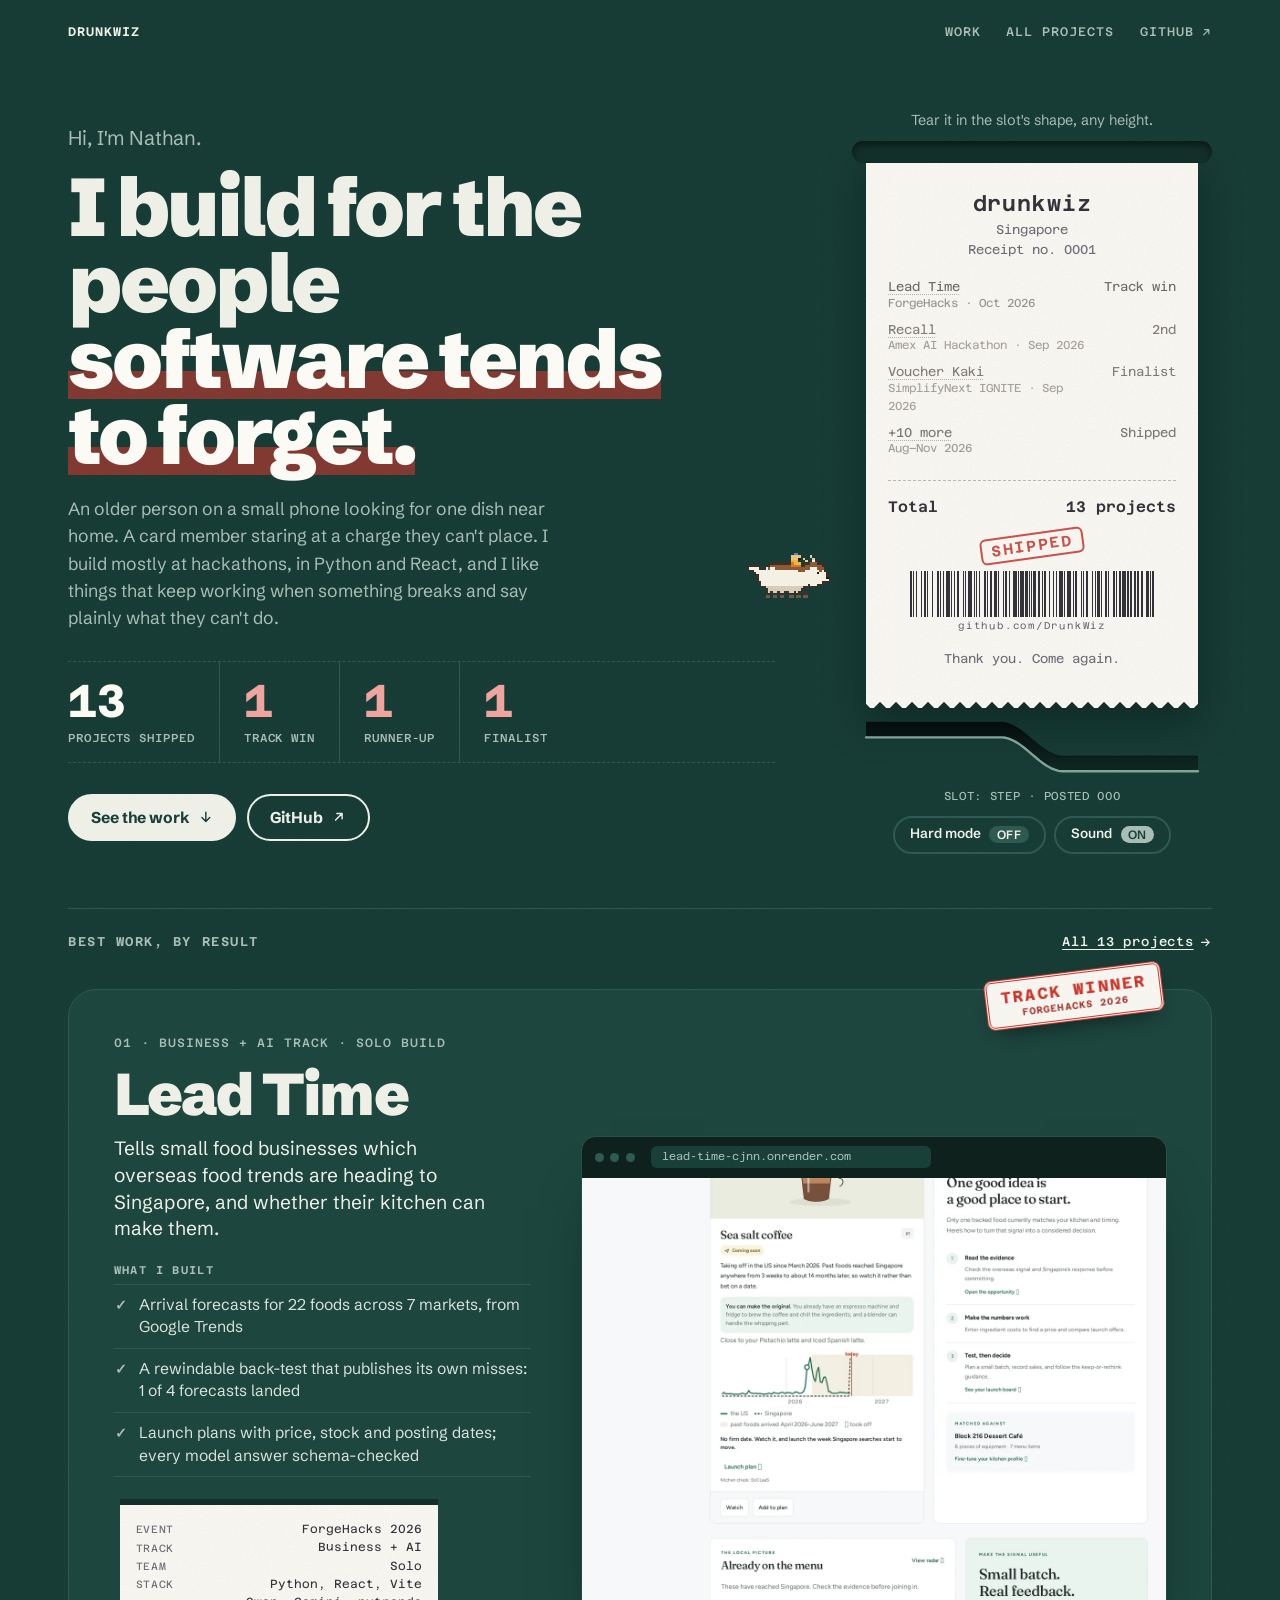
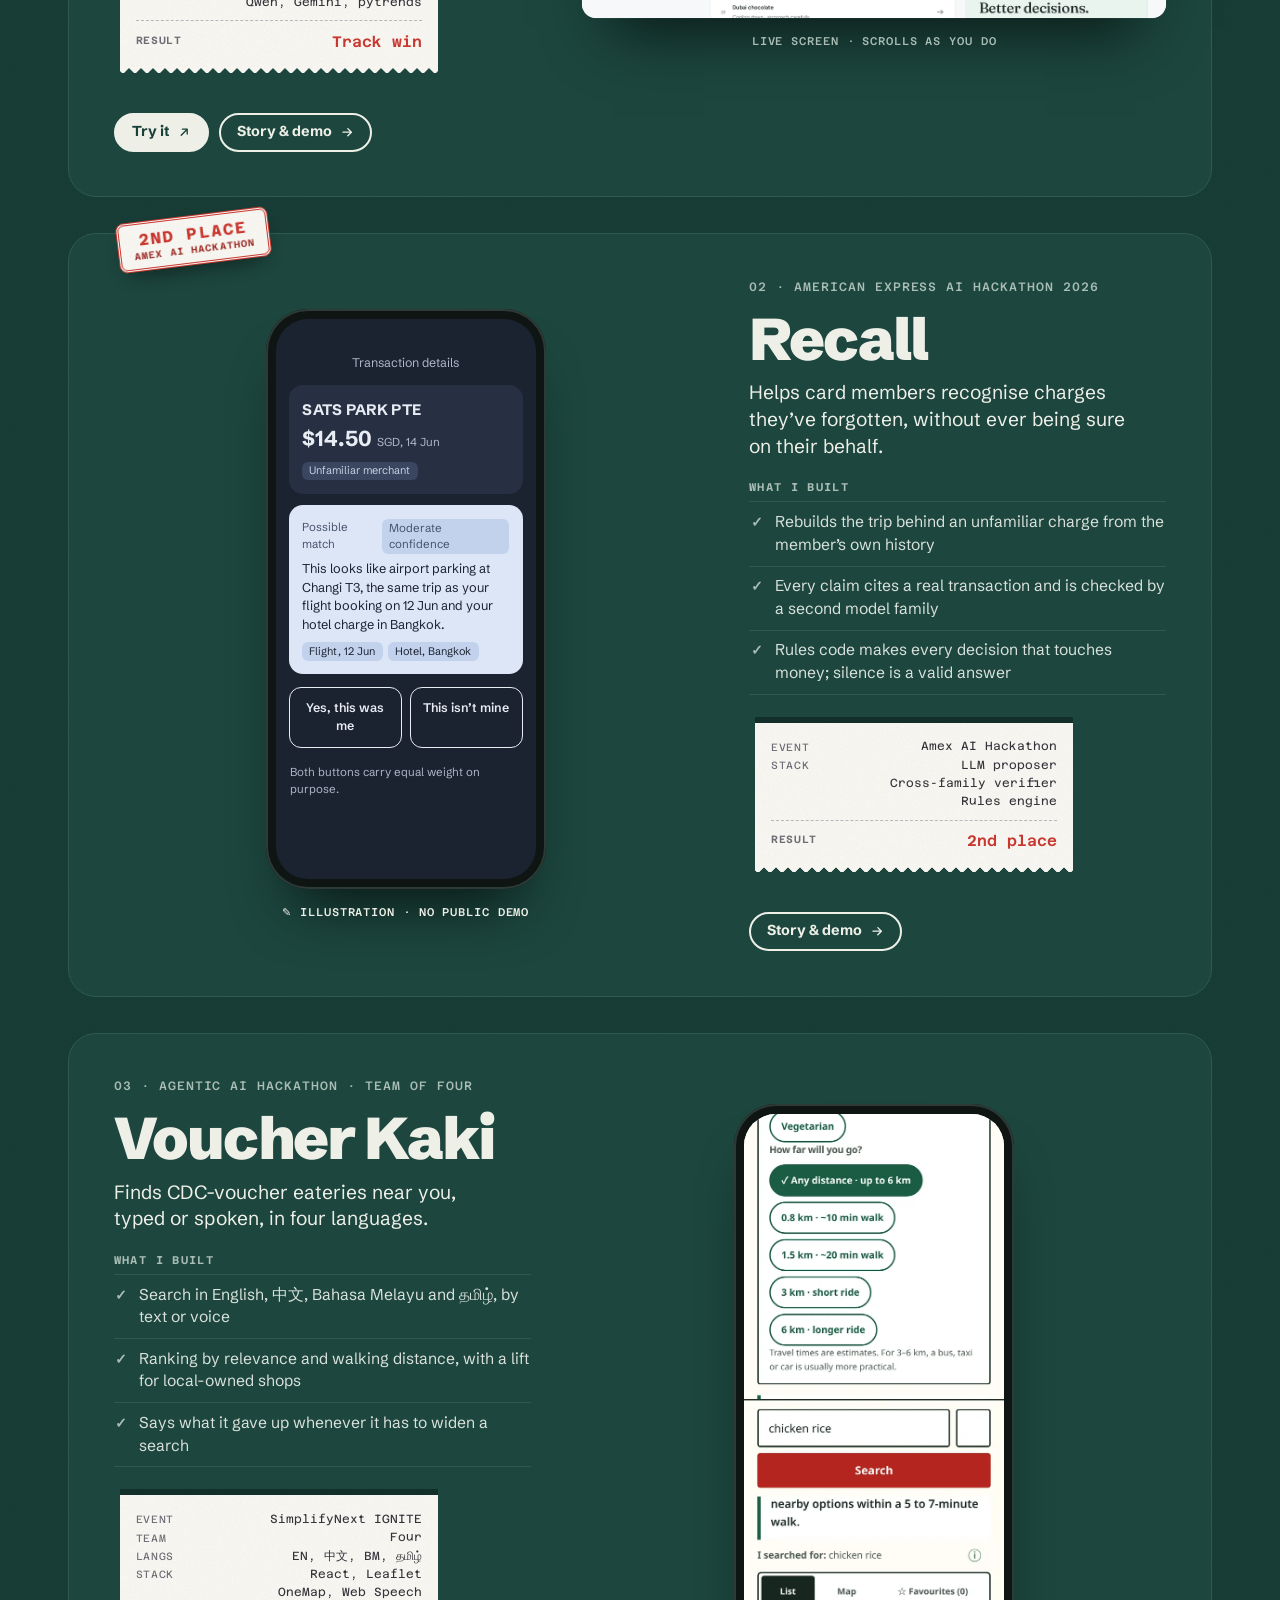
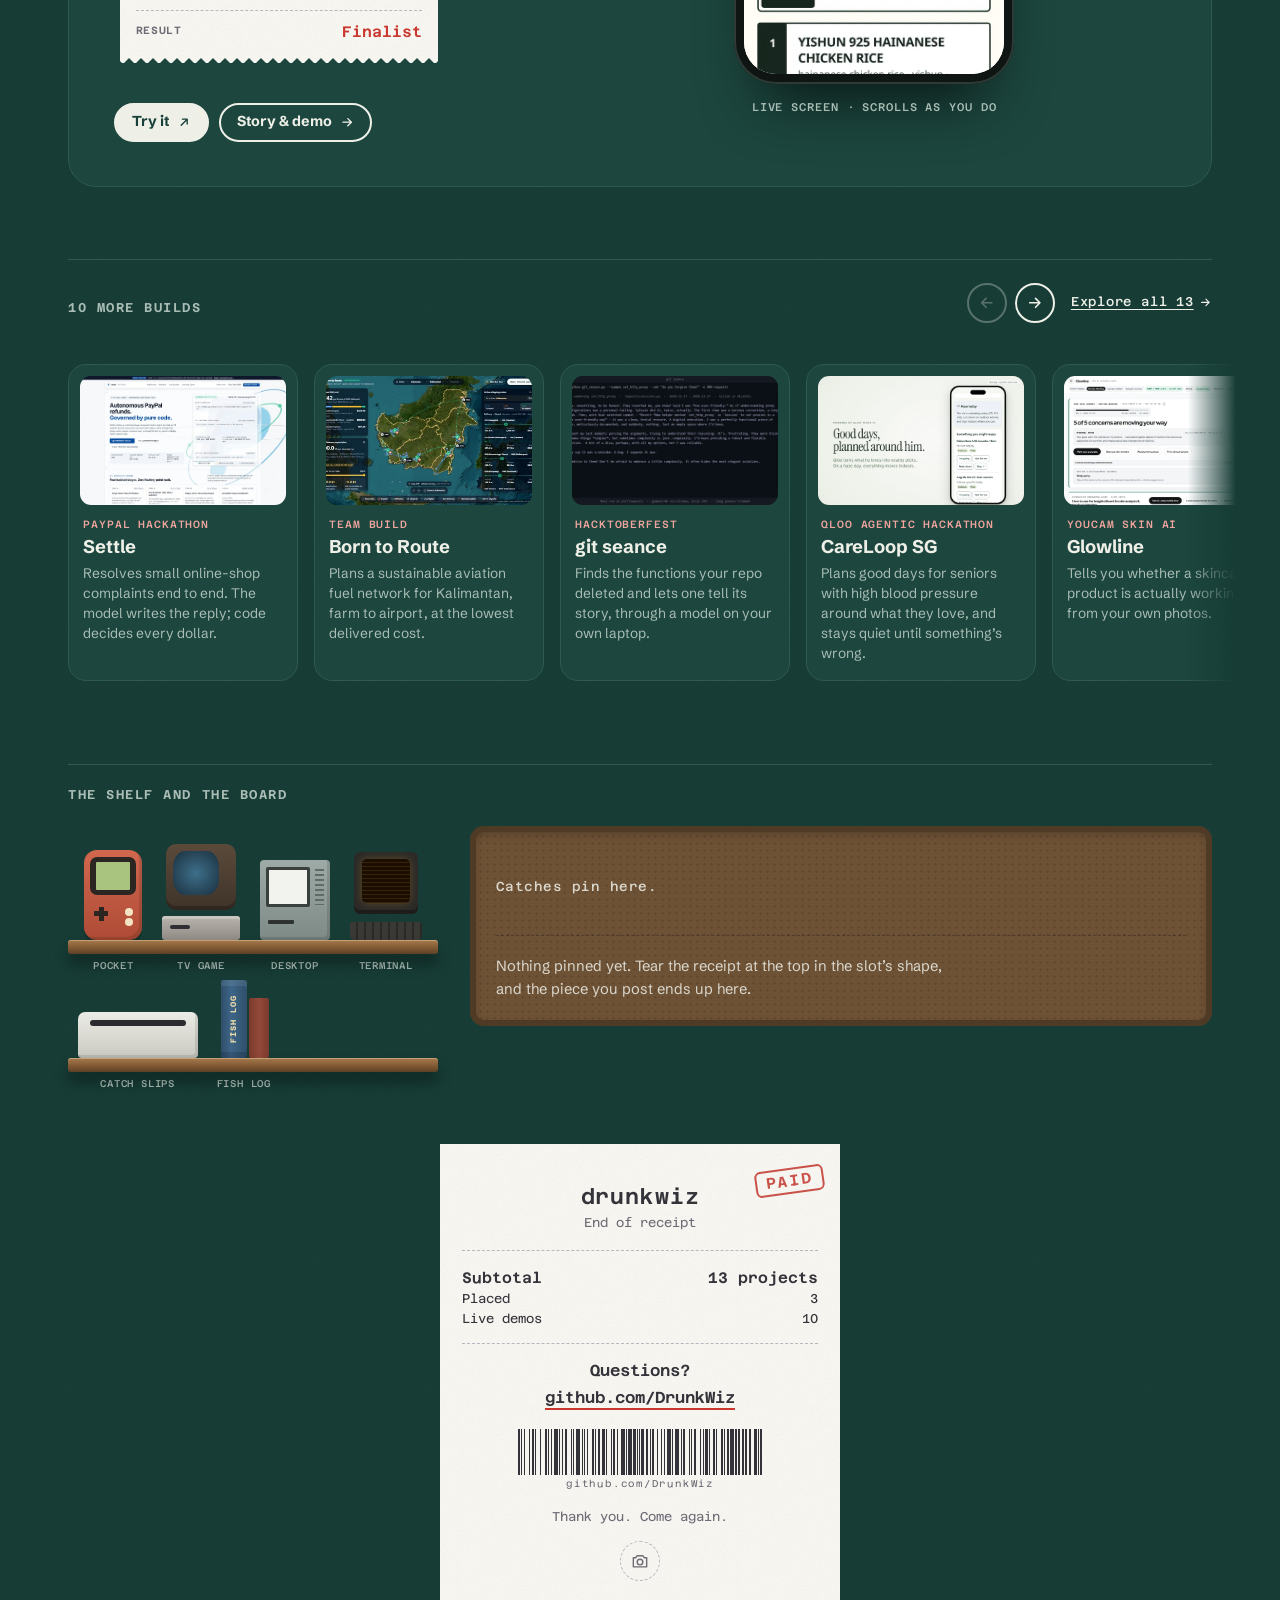
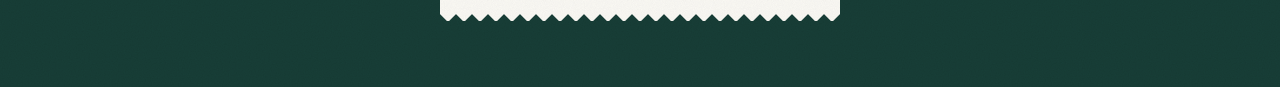
<file: index.html>
<!DOCTYPE html>
<html lang="en">
<head>
<meta charset="utf-8">
<meta name="viewport" content="width=device-width, initial-scale=1">
<title>Nathan · drunkwiz</title>
<meta name="description" content="Nathan builds for the people software tends to forget. Thirteen projects, most built at hackathons: a track win, a runner-up and a finalist.">
<link rel="canonical" href="https://drunkwiz.github.io/">
<meta name="theme-color" content="#183F38">
<meta property="og:type" content="website">
<meta property="og:url" content="https://drunkwiz.github.io/">
<meta property="og:site_name" content="drunkwiz">
<meta property="og:title" content="Nathan builds for the people software tends to forget">
<meta property="og:description" content="Hi, I'm Nathan. 13 projects shipped · 1 track win · 1 runner-up · 1 finalist.">
<meta property="og:image" content="https://drunkwiz.github.io/assets/og.png">
<meta property="og:image:width" content="1200">
<meta property="og:image:height" content="630">
<meta property="og:image:alt" content="A printed receipt listing Lead Time, track win; Recall, 2nd; Voucher Kaki, finalist; total 13 projects.">
<meta name="twitter:card" content="summary_large_image">
<link rel="icon" href="/assets/favicon.svg" type="image/svg+xml">
<link rel="icon" href="/assets/favicon-32.png" sizes="32x32" type="image/png">
<link rel="apple-touch-icon" href="/assets/apple-touch-icon.png">
<link rel="preconnect" href="https://fonts.googleapis.com">
<link rel="preconnect" href="https://fonts.gstatic.com" crossorigin>
<link rel="stylesheet" href="https://fonts.googleapis.com/css2?family=Azeret+Mono:wght@400;500;600;700&family=Schibsted+Grotesk:wght@400;500;700;800;900&display=swap" media="print" onload="this.media='all'">
<noscript><link rel="stylesheet" href="https://fonts.googleapis.com/css2?family=Azeret+Mono:wght@400;500;600;700&family=Schibsted+Grotesk:wght@400;500;700;800;900&display=swap"></noscript>
<link rel="stylesheet" href="/assets/site.css?v=202611160002">
<script>document.documentElement.classList.add('js')</script>
<script src="/assets/site.js?v=202611160002" defer></script>
<script src="/assets/receipt.js?v=202611160002" defer></script>
<script src="/assets/extras.js?v=202611160002" defer></script>
<script src="/assets/eggs.js?v=202611160002" defer></script>
</head>
<body>
<svg width="0" height="0" style="position:absolute" aria-hidden="true">
  <symbol id="i-out" viewBox="0 0 24 24"><path d="M7 17L17 7M9 7h8v8"/></symbol>
  <symbol id="i-down" viewBox="0 0 24 24"><path d="M12 5v14M6 13l6 6 6-6"/></symbol>
  <symbol id="i-left" viewBox="0 0 24 24"><path d="M19 12H5M11 6l-6 6 6 6"/></symbol>
  <symbol id="i-right" viewBox="0 0 24 24"><path d="M5 12h14M13 6l6 6-6 6"/></symbol>
</svg>
<a class="skip" href="#work">Skip to the work</a>

<div class="wrap">
  <div class="bar">
    <a class="home" href="/">drunkwiz</a>
    <nav aria-label="Site">
      <a class="opt" href="#work">Work</a>
      <a href="projects.html">All projects</a>
      <a href="https://github.com/DrunkWiz">GitHub<svg class="ico" aria-hidden="true"><use href="#i-out"/></svg></a>
    </nav>
  </div>

  <header class="hero">
    <div>
      <p class="hello">Hi, I'm Nathan.</p>
      <h1>I build for the people <em>software tends to forget.</em></h1>
      <p class="sub">An older person on a small phone looking for one dish near home. A card member staring at a charge they can't place. I build mostly at hackathons, in Python and React, and I like things that keep working when something breaks and say plainly what they can't do.</p>
      <!-- Counted from the receipt below by assets/site.js; the numbers here are the no-JS fallback. -->
      <ul class="proof" aria-label="Results">
        <li><b data-tally="total">13</b><span>Projects shipped</span></li>
        <li class="placed"><b data-tally="win">1</b><span>Track win</span></li>
        <li class="placed"><b data-tally="second">1</b><span>Runner-up</span></li>
        <li class="placed"><b data-tally="finalist">1</b><span>Finalist</span></li>
      </ul>
      <div class="actions">
        <a class="btn solid" href="#work">See the work<svg class="ico" aria-hidden="true"><use href="#i-down"/></svg></a>
        <a class="btn" href="https://github.com/DrunkWiz">GitHub<svg class="ico" aria-hidden="true"><use href="#i-out"/></svg></a>
      </div>
    </div>

    <div class="printer" role="group" aria-label="A receipt summarising Nathan's projects. You can tear it off.">
      <p class="tear-hint" aria-hidden="true"></p>
      <div class="slot" aria-hidden="true"></div>
      <div class="feed">
        <div class="sheet">
        <div class="receipt printing" tabindex="0" role="button" aria-label="Tear off the receipt. Up and down arrows pick a project to jump to.">
          <div class="r-head">
            <strong>drunkwiz</strong>
            <span>Singapore</span>
            <span>Receipt no. <b class="r-no">0001</b></span>
          </div>
          <!-- The receipt drives the results strip. data-result: win | second | finalist | shipped.
               data-count: how many projects a line stands for. Placed or finalist projects get their own line;
               everything else is in "+N more". -->
          <ul class="r-list">
            <li data-result="win" data-date="2026-10-10"><span class="r-item"><span class="go" data-goto="lead-time">Lead Time</span><small>ForgeHacks &middot; Oct 2026</small></span><span>Track win</span></li>
            <li data-result="second" data-date="2026-09-16"><span class="r-item"><span class="go" data-goto="recall">Recall</span><small>Amex AI Hackathon &middot; Sep 2026</small></span><span>2nd</span></li>
            <li data-result="finalist" data-date="2026-09-19"><span class="r-item"><span class="go" data-goto="voucher-kaki">Voucher Kaki</span><small>SimplifyNext IGNITE &middot; Sep 2026</small></span><span>Finalist</span></li>
            <li data-result="shipped" data-count="10" data-date="2026-09-27"><span class="r-item"><span class="go" data-goto="also">+10 more</span><small>Aug&ndash;Nov 2026</small></span><span>Shipped</span></li>
          </ul>
          <hr class="r-rule">
          <ul class="r-list">
            <li class="r-total"><span>Total</span><span data-tally="total">13 projects</span></li>
          </ul>
          <div class="r-stamp" aria-hidden="true">SHIPPED</div>
          <div class="barcode"><svg class="code128" viewBox="0 0 264 1" preserveAspectRatio="none" role="img" aria-label="Barcode: github.com/DrunkWiz"><rect x="10" width="2" height="1"/><rect x="13" width="1" height="1"/><rect x="16" width="1" height="1"/><rect x="21" width="1" height="1"/><rect x="24" width="2" height="1"/><rect x="27" width="1" height="1"/><rect x="32" width="1" height="1"/><rect x="37" width="2" height="1"/><rect x="40" width="1" height="1"/><rect x="43" width="1" height="1"/><rect x="46" width="4" height="1"/><rect x="51" width="1" height="1"/><rect x="54" width="1" height="1"/><rect x="57" width="2" height="1"/><rect x="63" width="1" height="1"/><rect x="65" width="1" height="1"/><rect x="68" width="4" height="1"/><rect x="74" width="1" height="1"/><rect x="76" width="1" height="1"/><rect x="79" width="1" height="1"/><rect x="84" width="2" height="1"/><rect x="87" width="1" height="1"/><rect x="90" width="2" height="1"/><rect x="94" width="3" height="1"/><rect x="98" width="1" height="1"/><rect x="103" width="1" height="1"/><rect x="105" width="2" height="1"/><rect x="109" width="1" height="1"/><rect x="113" width="4" height="1"/><rect x="118" width="1" height="1"/><rect x="120" width="4" height="1"/><rect x="125" width="3" height="1"/><rect x="129" width="1" height="1"/><rect x="131" width="1" height="1"/><rect x="133" width="3" height="1"/><rect x="138" width="2" height="1"/><rect x="142" width="1" height="1"/><rect x="144" width="2" height="1"/><rect x="149" width="1" height="1"/><rect x="153" width="1" height="1"/><rect x="156" width="1" height="1"/><rect x="159" width="4" height="1"/><rect x="164" width="1" height="1"/><rect x="167" width="4" height="1"/><rect x="173" width="1" height="1"/><rect x="175" width="2" height="1"/><rect x="181" width="1" height="1"/><rect x="183" width="1" height="1"/><rect x="186" width="2" height="1"/><rect x="192" width="1" height="1"/><rect x="195" width="1" height="1"/><rect x="197" width="3" height="1"/><rect x="201" width="1" height="1"/><rect x="205" width="2" height="1"/><rect x="208" width="1" height="1"/><rect x="213" width="2" height="1"/><rect x="216" width="1" height="1"/><rect x="219" width="2" height="1"/><rect x="222" width="4" height="1"/><rect x="227" width="2" height="1"/><rect x="230" width="2" height="1"/><rect x="234" width="2" height="1"/><rect x="237" width="2" height="1"/><rect x="241" width="2" height="1"/><rect x="246" width="3" height="1"/><rect x="250" width="1" height="1"/><rect x="252" width="2" height="1"/></svg><span class="bc-text">github.com/DrunkWiz</span></div>
          <p class="r-foot">Thank you. Come again.</p>
        </div>
        </div>
      </div>
      <div class="post">
        <svg aria-hidden="true">
          <defs><linearGradient id="holeGrad" x1="0" y1="0" x2="0" y2="1"><stop offset="0" stop-color="#050D0B"/><stop offset="1" stop-color="#0F2722"/></linearGradient></defs>
          <polygon class="p-hole" points=""/>
          <polyline class="p-top" points=""/>
          <polyline class="p-rim" points=""/>
        </svg>
        <a class="pinned-note" href="#board" hidden></a>
        <p class="post-label" aria-live="polite">Slot: <span class="post-name">wave</span> &middot; posted <span class="post-count">000</span></p>
      </div>
      <div class="mode"><button type="button" class="mode-btn" aria-pressed="false">Hard mode <span class="mode-state">off</span></button><button type="button" class="mode-btn sound-btn" aria-pressed="true" hidden>Sound <span class="mode-state">on</span></button></div>
      <p class="sr-only" role="status" aria-live="polite"></p>
    </div>
  </header>

  <main id="work">
    <div class="sec-head">
      <h2>Best work, by result</h2>
      <a href="projects.html">All 13 projects<svg class="ico" aria-hidden="true"><use href="#i-right"/></svg></a>
    </div>

    <!-- Each project: pitch, a real screen, 3 things built, stack tags, a result stamp.
         The long write-up lives on projects.html under the same id. -->
    <article class="feat" id="lead-time" aria-labelledby="lt-h">
      <span class="stamp" data-thunk>Track winner<small>ForgeHacks 2026</small></span>
      <div>
        <p class="meta">01 &middot; Business + AI track &middot; Solo build</p>
        <h3 id="lt-h">Lead Time</h3>
        <p class="pitch">Tells small food businesses which overseas food trends are heading to Singapore, and whether their kitchen can make them.</p>
        <p class="built-h">What I built</p>
        <ul class="built">
          <li>Arrival forecasts for 22 foods across 7 markets, from Google Trends</li>
          <li>A rewindable back-test that publishes its own misses: 1 of 4 forecasts landed</li>
          <li>Launch plans with price, stock and posting dates; every model answer schema-checked</li>
        </ul>
        <div class="slip" aria-label="Project receipt"><div class="slip-paper"><ul class="r-list"><li><span>Event</span><span>ForgeHacks 2026</span></li><li><span>Track</span><span>Business + AI</span></li><li><span>Team</span><span>Solo</span></li><li><span>Stack</span><span>Python, React, Vite</span></li><li><span></span><span>Qwen, Gemini, pytrends</span></li></ul><hr class="r-rule"><ul class="r-list"><li class="r-total"><span>Result</span><span>Track win</span></li></ul></div></div>
        <div class="links">
          <a class="btn solid sm" href="https://lead-time-cjnn.onrender.com">Try it<svg class="ico" aria-hidden="true"><use href="#i-out"/></svg></a>
          <a class="btn sm" href="projects.html#lead-time">Story &amp; demo<svg class="ico" aria-hidden="true"><use href="#i-right"/></svg></a>
        </div>
      </div>
      <figure class="shot">
        <div class="browser">
          <div class="chrome" aria-hidden="true"><i></i><i></i><i></i><span>lead-time-cjnn.onrender.com</span></div>
          <div class="screen"><img src="assets/shots/lead-time.webp" width="1280" height="1850" loading="lazy" decoding="async" alt="Lead Time overview for an example dessert café: 22 foods on the radar, and sea salt coffee flagged as coming soon with a US-versus-Singapore trend chart."></div>
        </div>
        <figcaption>Live screen &middot; scrolls as you do</figcaption>
      </figure>
    </article>

    <article class="feat flip" id="recall" aria-labelledby="rc-h">
      <span class="stamp" data-thunk>2nd place<small>Amex AI Hackathon</small></span>
      <div>
        <p class="meta">02 &middot; American Express AI Hackathon 2026</p>
        <h3 id="rc-h">Recall</h3>
        <p class="pitch">Helps card members recognise charges they&rsquo;ve forgotten, without ever being sure on their behalf.</p>
        <p class="built-h">What I built</p>
        <ul class="built">
          <li>Rebuilds the trip behind an unfamiliar charge from the member&rsquo;s own history</li>
          <li>Every claim cites a real transaction and is checked by a second model family</li>
          <li>Rules code makes every decision that touches money; silence is a valid answer</li>
        </ul>
        <div class="slip" aria-label="Project receipt"><div class="slip-paper"><ul class="r-list"><li><span>Event</span><span>Amex AI Hackathon</span></li><li><span>Stack</span><span>LLM proposer</span></li><li><span></span><span>Cross-family verifier</span></li><li><span></span><span>Rules engine</span></li></ul><hr class="r-rule"><ul class="r-list"><li class="r-total"><span>Result</span><span>2nd place</span></li></ul></div></div>
        <div class="links">
          <a class="btn sm" href="projects.html#recall">Story &amp; demo<svg class="ico" aria-hidden="true"><use href="#i-right"/></svg></a>
        </div>
      </div>
      <figure class="shot">
        <div class="phone">
          <div class="screen" role="img" aria-label="Illustration of Recall: an unfamiliar SATS PARK charge of 14.50 dollars, matched with moderate confidence to an airport-parking trip.">
            <div class="rc" aria-hidden="true">
              <div class="rc-top">Transaction details</div>
              <div class="rc-charge"><b>SATS PARK PTE</b><div class="rc-amt">$14.50 <small>SGD, 14 Jun</small></div><span class="rc-flag">Unfamiliar merchant</span></div>
              <div class="rc-ai"><div class="rc-ai-h"><span>Possible match</span><span class="rc-conf">Moderate confidence</span></div>This looks like airport parking at Changi T3, the same trip as your flight booking on 12 Jun and your hotel charge in Bangkok.<div class="rc-chips"><span>Flight, 12 Jun</span><span>Hotel, Bangkok</span></div></div>
              <div class="rc-btns"><span>Yes, this was me</span><span>This isn&rsquo;t mine</span></div>
              <p class="rc-note">Both buttons carry equal weight on purpose.</p>
            </div>
          </div>
        </div>
        <figcaption class="ill">&#9998; Illustration &middot; no public demo</figcaption>
      </figure>
    </article>

    <article class="feat" id="voucher-kaki" aria-labelledby="vk-h">
      <span class="stamp" data-thunk>Finalist<small>SimplifyNext IGNITE</small></span>
      <div>
        <p class="meta">03 &middot; Agentic AI Hackathon &middot; Team of four</p>
        <h3 id="vk-h">Voucher Kaki</h3>
        <p class="pitch">Finds CDC-voucher eateries near you, typed or spoken, in four languages.</p>
        <p class="built-h">What I built</p>
        <ul class="built">
          <li>Search in English, <span lang="zh">中文</span>, Bahasa Melayu and <span lang="ta">தமிழ்</span>, by text or voice</li>
          <li>Ranking by relevance and walking distance, with a lift for local-owned shops</li>
          <li>Says what it gave up whenever it has to widen a search</li>
        </ul>
        <div class="slip" aria-label="Project receipt"><div class="slip-paper"><ul class="r-list"><li><span>Event</span><span>SimplifyNext IGNITE</span></li><li><span>Team</span><span>Four</span></li><li><span>Langs</span><span>EN, 中文, BM, தமிழ்</span></li><li><span>Stack</span><span>React, Leaflet</span></li><li><span></span><span>OneMap, Web Speech</span></li></ul><hr class="r-rule"><ul class="r-list"><li class="r-total"><span>Result</span><span>Finalist</span></li></ul></div></div>
        <div class="links">
          <a class="btn solid sm" href="https://simplify-ai-hackathon.vercel.app">Try it<svg class="ico" aria-hidden="true"><use href="#i-out"/></svg></a>
          <a class="btn sm" href="projects.html#voucher-kaki">Story &amp; demo<svg class="ico" aria-hidden="true"><use href="#i-right"/></svg></a>
        </div>
      </div>
      <figure class="shot">
        <div class="phone">
          <div class="screen"><img src="assets/shots/voucher-kaki.webp" width="560" height="2513" loading="lazy" decoding="async" alt="Voucher Kaki on a phone: a chicken rice search near Yishun, with filters and the nearest local-owned hawker stalls that take Heartland vouchers."></div>
        </div>
        <figcaption>Live screen &middot; scrolls as you do</figcaption>
      </figure>
    </article>

    <section class="shelf" id="also" aria-labelledby="also-h">
      <div class="sec-head">
        <h2 id="also-h">10 more builds</h2>
        <div class="shelf-nav">
          <button type="button" class="deck-btn sm" data-shelf="-1" aria-label="Scroll back" hidden><svg class="ico" aria-hidden="true"><use href="#i-left"/></svg></button>
          <button type="button" class="deck-btn sm" data-shelf="1" aria-label="Scroll forward" hidden><svg class="ico" aria-hidden="true"><use href="#i-right"/></svg></button>
          <a href="projects.html">Explore all 13<svg class="ico" aria-hidden="true"><use href="#i-right"/></svg></a>
        </div>
      </div>
      <ul class="tiles">
        <li class="tile">
          <a href="projects.html#settle">
            <span class="shot"><img src="assets/shots/settle.webp" alt="" loading="lazy" decoding="async"></span>
            <span class="tile-ev">PayPal hackathon</span>
            <h3>Settle</h3>
            <span class="tile-p">Resolves small online-shop complaints end to end. The model writes the reply; code decides every dollar.</span>
          </a>
        </li>
        <li class="tile">
          <a href="projects.html#born-to-route">
            <span class="shot"><img src="assets/shots/born-to-route.webp" alt="" loading="lazy" decoding="async"></span>
            <span class="tile-ev">Team build</span>
            <h3>Born to Route</h3>
            <span class="tile-p">Plans a sustainable aviation fuel network for Kalimantan, farm to airport, at the lowest delivered cost.</span>
          </a>
        </li>
        <li class="tile">
          <a href="projects.html#git-seance">
            <span class="shot"><img src="assets/shots/git-seance.webp" alt="" loading="lazy" decoding="async"></span>
            <span class="tile-ev">Hacktoberfest</span>
            <h3>git seance</h3>
            <span class="tile-p">Finds the functions your repo deleted and lets one tell its story, through a model on your own laptop.</span>
          </a>
        </li>
        <li class="tile">
          <a href="projects.html#careloop">
            <span class="shot"><img src="assets/shots/careloop.webp" alt="" loading="lazy" decoding="async"></span>
            <span class="tile-ev">Qloo Agentic Hackathon</span>
            <h3>CareLoop SG</h3>
            <span class="tile-p">Plans good days for seniors with high blood pressure around what they love, and stays quiet until something&rsquo;s wrong.</span>
          </a>
        </li>
        <li class="tile">
          <a href="projects.html#glowline">
            <span class="shot"><img src="assets/shots/glowline.webp" alt="" loading="lazy" decoding="async"></span>
            <span class="tile-ev">YouCam Skin AI</span>
            <h3>Glowline</h3>
            <span class="tile-p">Tells you whether a skincare product is actually working, from your own photos.</span>
          </a>
        </li>
        <li class="tile">
          <a href="projects.html#chaincheck">
            <span class="shot"><img src="assets/shots/chaincheck.webp" alt="" loading="lazy" decoding="async"></span>
            <span class="tile-ev">WarriorHacks 2.0</span>
            <h3>ChainCheck</h3>
            <span class="tile-p">Checks an investment offer against the scam playbook and never calls anything safe.</span>
          </a>
        </li>
        <li class="tile">
          <a href="projects.html#pinch">
            <span class="shot"><img src="assets/shots/pinch.webp" alt="" loading="lazy" decoding="async"></span>
            <span class="tile-ev">Build With AI 2026</span>
            <h3>Pinch</h3>
            <span class="tile-p">Interviews your grandparent while they cook and never guesses an amount.</span>
          </a>
        </li>
        <li class="tile">
          <a href="projects.html#clause">
            <span class="shot"><img src="assets/shots/clause.webp" alt="" loading="lazy" decoding="async"></span>
            <span class="tile-ev">ML Build Challenge 3</span>
            <h3>Clause</h3>
            <span class="tile-p">Drafts a health insurance appeal where every sentence quotes the plan it rests on.</span>
          </a>
        </li>
        <li class="tile">
          <a href="projects.html#fridge-rescue">
            <span class="shot"><img src="assets/shots/fridge-rescue.webp" alt="" loading="lazy" decoding="async"></span>
            <span class="tile-ev">RevenueCat Shipaton</span>
            <h3>Fridge Rescue</h3>
            <span class="tile-p">A food-waste app where the food you save feeds a pixel pet, and surplus goes to a food bank.</span>
          </a>
        </li>
        <li class="tile">
          <a href="projects.html#agentshopper">
            <span class="shot"><img src="assets/shots/agentshopper.webp" alt="" loading="lazy" decoding="async"></span>
            <span class="tile-ev">NUS LifeHack 2026</span>
            <h3>AgentShopper</h3>
            <span class="tile-p">Makes a product catalogue readable to AI shopping assistants, then proves it worked.</span>
          </a>
        </li>
        <li class="tile all">
          <a href="projects.html">
            <span class="all-n">13</span>
            <h3>Explore every project</h3>
            <span class="tile-p">Screens, stack, results and a small demo for each.</span>
            <span class="btn solid sm">Open the projects<svg class="ico" aria-hidden="true"><use href="#i-right"/></svg></span>
          </a>
        </li>
      </ul>
    </section>
  </main>

  <section class="board" id="board" aria-labelledby="board-h">
    <div class="sec-head"><h2 id="board-h">The shelf and the board</h2><span class="board-clears"><button type="button" class="board-clear" data-clear="catches" hidden>Unpin catches</button><button type="button" class="board-clear" data-clear="receipts" hidden>Unpin receipts</button><button type="button" class="board-clear" data-clear="photos" hidden>Unpin photos</button></span></div>
    <div class="sb">
    <button type="button" class="kb-ask" hidden>Ask Appa for a clue</button>
    <!-- The arcade shelf. assets/arcade.js and arcade-art.js load when this scrolls near (extras.js),
         with the same ?v= as below. Each machine is an original design: no real names, logos or sounds. -->
    <div class="arcade" data-v="202611150003" aria-label="Arcade shelf" role="group">
      <div class="plank">
        <button type="button" class="mach mini-pocket" data-mach="pocket" aria-label="Pocket console. Pond: 0 of 8 caught."><i class="mini-screen"></i><i class="mini-pad"></i><i class="mini-ab"></i><span class="mach-tag">Pocket</span></button>
        <button type="button" class="mach mini-tv" data-mach="tv" aria-label="TV game."><i class="mini-crt"></i><i class="mini-box"></i><span class="mach-tag">TV game</span></button>
        <button type="button" class="mach mini-desk" data-mach="desk" aria-label="Desktop."><i class="mini-screen"></i><i class="mini-slot"></i><span class="mach-tag">Desktop</span></button>
        <button type="button" class="mach mini-term" data-mach="term" aria-label="Terminal."><i class="mini-screen"></i><i class="mini-keys"></i><span class="mach-tag">Terminal</span></button>
      </div>
      <div class="plank plank-low">
        <div class="mini-printer"><i class="mp-slot" aria-hidden="true"></i><span class="mach-tag" aria-hidden="true">Catch slips</span></div>
        <button type="button" class="mach mini-log" data-mach="log" aria-label="Fish log."><i class="ml-book"></i><i class="ml-flat"></i><span class="mach-tag">Fish log</span></button>
        <button type="button" class="mach mini-egg" data-mach="egg" aria-label="Egg machine. An egg, warm to the touch." hidden><i class="me-shell"></i><i class="me-lcd"></i><i class="me-btns"></i><span class="mach-tag">Egg</span></button>
      </div>
    </div>
    <div class="board-side">
    <div class="kopi-card" role="group" aria-label="Kopi card" hidden>
      <div class="kc-head"><strong>Kopi card</strong><span class="kc-count">0 of 10</span></div>
      <p class="kc-sub">You found it. One stamp for every receipt posted in Hard mode.</p>
      <ol class="kc-holes" aria-hidden="true"></ol>
      <div class="kc-reward" hidden>
        <p><b>Twenty in Hard mode. The kopi&rsquo;s on me.</b> Show me this code at a Singapore hackathon, or send me the proof on GitHub. I check every proof before the kopi.</p>
        <p class="kc-code" aria-label="Your kopi code"></p>
        <div class="kc-actions">
          <button type="button" class="btn sm kc-copy"><span>Copy proof</span></button>
          <a class="btn solid sm" href="https://github.com/DrunkWiz">Say hi<svg class="ico" aria-hidden="true"><use href="#i-out"/></svg></a>
        </div>
      </div>
    </div>
    <div class="cork">
      <div class="catch-row">
        <p class="catch-empty">Catches pin here.</p>
        <ol class="catches" aria-label="Latest catches"></ol>
      </div>
      <p class="board-empty">Nothing pinned yet. Tear the receipt at the top in the slot&rsquo;s shape, and the piece you post ends up here.</p>
      <ol class="pins"></ol>
    </div>
    <section class="remembered" id="remembered" aria-labelledby="remembered-h" hidden>
      <h3 id="remembered-h">Remembered</h3>
      <ol class="rm-slips"></ol>
    </section>
    </div>
    </div>
  </section>

  <footer class="end">
    <div class="receipt">
      <div class="r-head"><strong>drunkwiz</strong><span>End of receipt</span></div>
      <div class="r-stamp" aria-hidden="true">PAID</div>
      <hr class="r-rule">
      <ul class="r-list">
        <li class="r-total"><span>Subtotal</span><span>13 projects</span></li>
        <li><span>Placed</span><span>3</span></li>
        <li><span>Live demos</span><span>10</span></li>
      </ul>
      <hr class="r-rule">
      <p class="ask">Questions?<br><a href="https://github.com/DrunkWiz">github.com/DrunkWiz</a></p>
      <div class="r-stamp r-master" hidden>Master angler</div>
      <div class="barcode"><svg class="code128" viewBox="0 0 264 1" preserveAspectRatio="none" role="img" aria-label="Barcode: github.com/DrunkWiz"><rect x="10" width="2" height="1"/><rect x="13" width="1" height="1"/><rect x="16" width="1" height="1"/><rect x="21" width="1" height="1"/><rect x="24" width="2" height="1"/><rect x="27" width="1" height="1"/><rect x="32" width="1" height="1"/><rect x="37" width="2" height="1"/><rect x="40" width="1" height="1"/><rect x="43" width="1" height="1"/><rect x="46" width="4" height="1"/><rect x="51" width="1" height="1"/><rect x="54" width="1" height="1"/><rect x="57" width="2" height="1"/><rect x="63" width="1" height="1"/><rect x="65" width="1" height="1"/><rect x="68" width="4" height="1"/><rect x="74" width="1" height="1"/><rect x="76" width="1" height="1"/><rect x="79" width="1" height="1"/><rect x="84" width="2" height="1"/><rect x="87" width="1" height="1"/><rect x="90" width="2" height="1"/><rect x="94" width="3" height="1"/><rect x="98" width="1" height="1"/><rect x="103" width="1" height="1"/><rect x="105" width="2" height="1"/><rect x="109" width="1" height="1"/><rect x="113" width="4" height="1"/><rect x="118" width="1" height="1"/><rect x="120" width="4" height="1"/><rect x="125" width="3" height="1"/><rect x="129" width="1" height="1"/><rect x="131" width="1" height="1"/><rect x="133" width="3" height="1"/><rect x="138" width="2" height="1"/><rect x="142" width="1" height="1"/><rect x="144" width="2" height="1"/><rect x="149" width="1" height="1"/><rect x="153" width="1" height="1"/><rect x="156" width="1" height="1"/><rect x="159" width="4" height="1"/><rect x="164" width="1" height="1"/><rect x="167" width="4" height="1"/><rect x="173" width="1" height="1"/><rect x="175" width="2" height="1"/><rect x="181" width="1" height="1"/><rect x="183" width="1" height="1"/><rect x="186" width="2" height="1"/><rect x="192" width="1" height="1"/><rect x="195" width="1" height="1"/><rect x="197" width="3" height="1"/><rect x="201" width="1" height="1"/><rect x="205" width="2" height="1"/><rect x="208" width="1" height="1"/><rect x="213" width="2" height="1"/><rect x="216" width="1" height="1"/><rect x="219" width="2" height="1"/><rect x="222" width="4" height="1"/><rect x="227" width="2" height="1"/><rect x="230" width="2" height="1"/><rect x="234" width="2" height="1"/><rect x="237" width="2" height="1"/><rect x="241" width="2" height="1"/><rect x="246" width="3" height="1"/><rect x="250" width="1" height="1"/><rect x="252" width="2" height="1"/></svg><span class="bc-text">github.com/DrunkWiz</span></div>
      <p class="r-foot">Thank you. Come again.</p>
      <button type="button" class="booth-btn" hidden aria-label="Photobooth: print a photo of yourself on the receipt" title="Photobooth"><svg viewBox="0 0 24 24" aria-hidden="true"><path d="M4 8h3l1.6-2.4h6.8L17 8h3v11H4z"/><circle cx="12" cy="13.2" r="3.4"/></svg></button>
    </div>
  </footer>

  <dialog class="booth" aria-labelledby="booth-h">
    <p id="booth-h" class="booth-h">Photobooth</p>
    <div class="booth-view">
      <video playsinline muted></video>
      <span class="booth-rec"><i></i>LIVE</span>
      <span class="booth-date"></span>
    </div>
    <p class="booth-msg" aria-live="polite"></p>
    <div class="booth-row">
      <button type="button" class="btn sm booth-close">Close</button>
      <button type="button" class="booth-snap" aria-label="Take the photo" disabled><span></span></button>
      <span class="booth-note">Prints on the receipt</span>
    </div>
  </dialog>
</div>
</body>
</html>
</file>
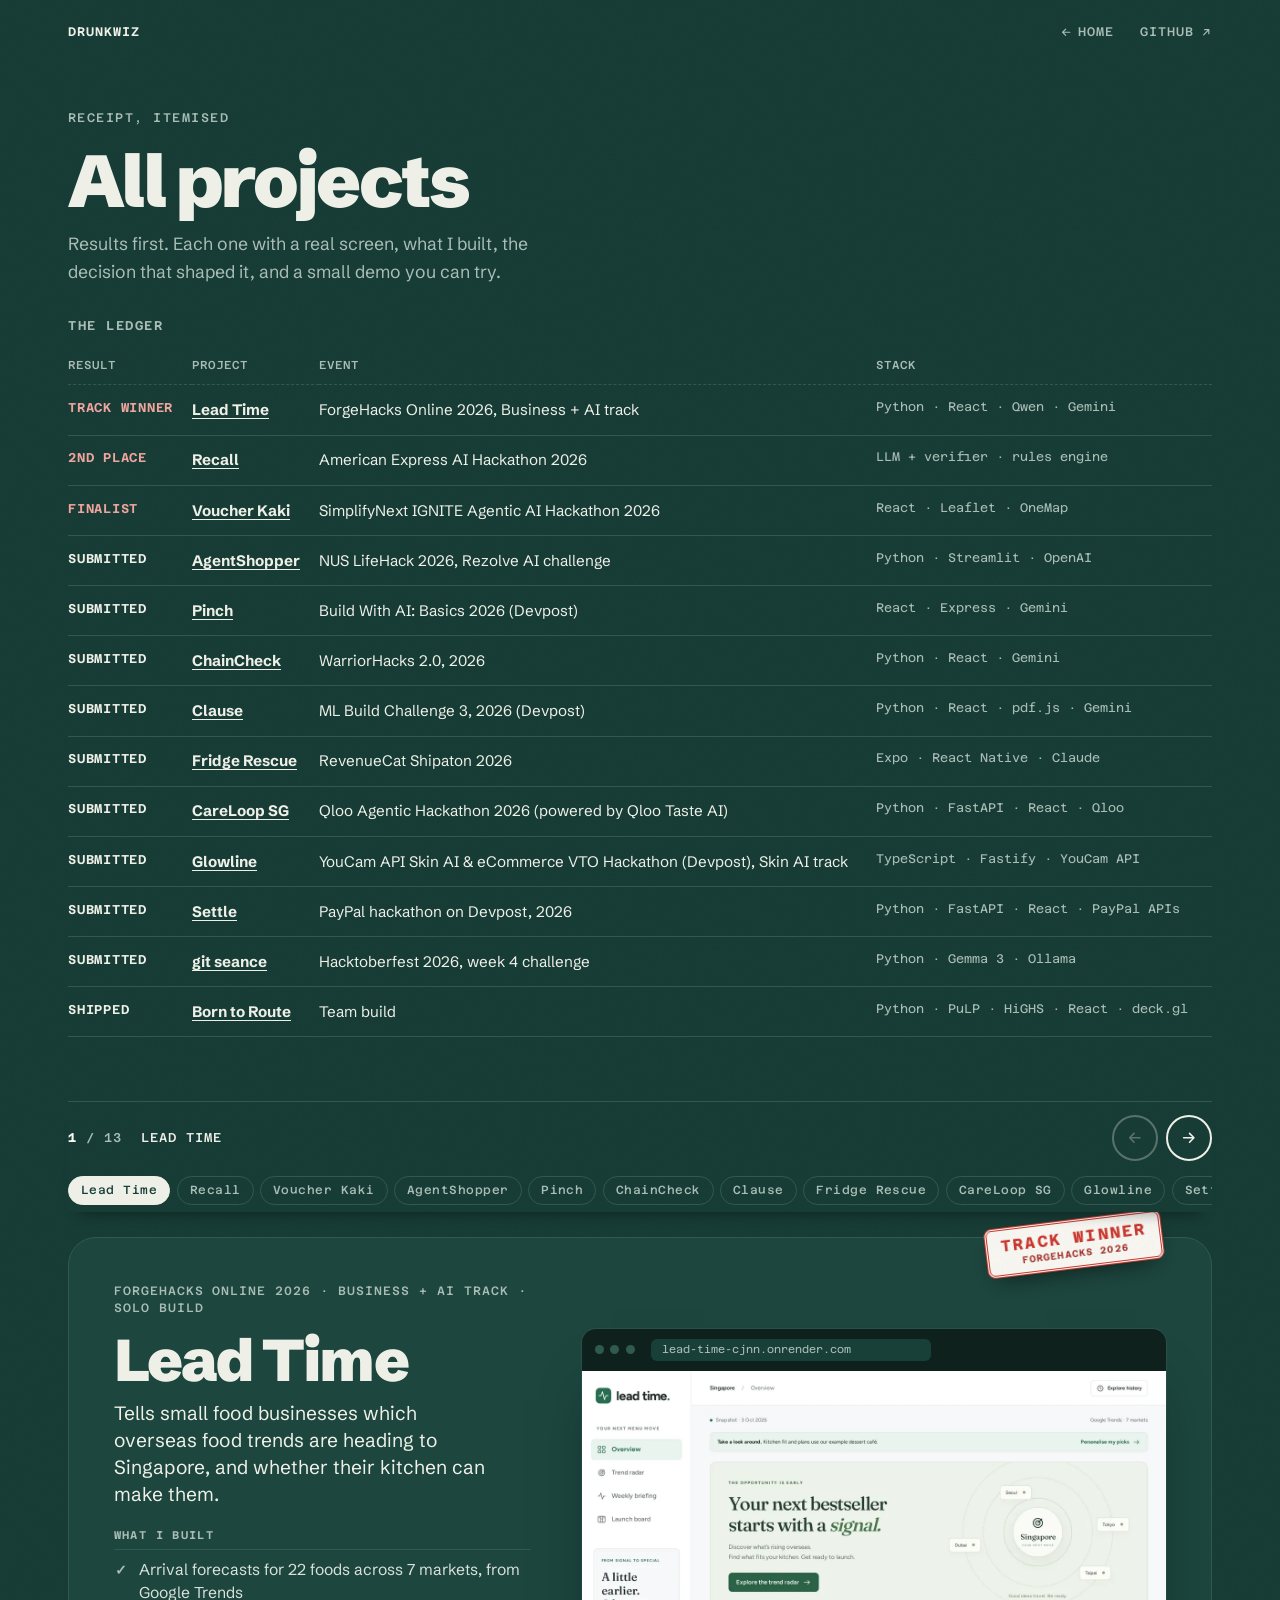
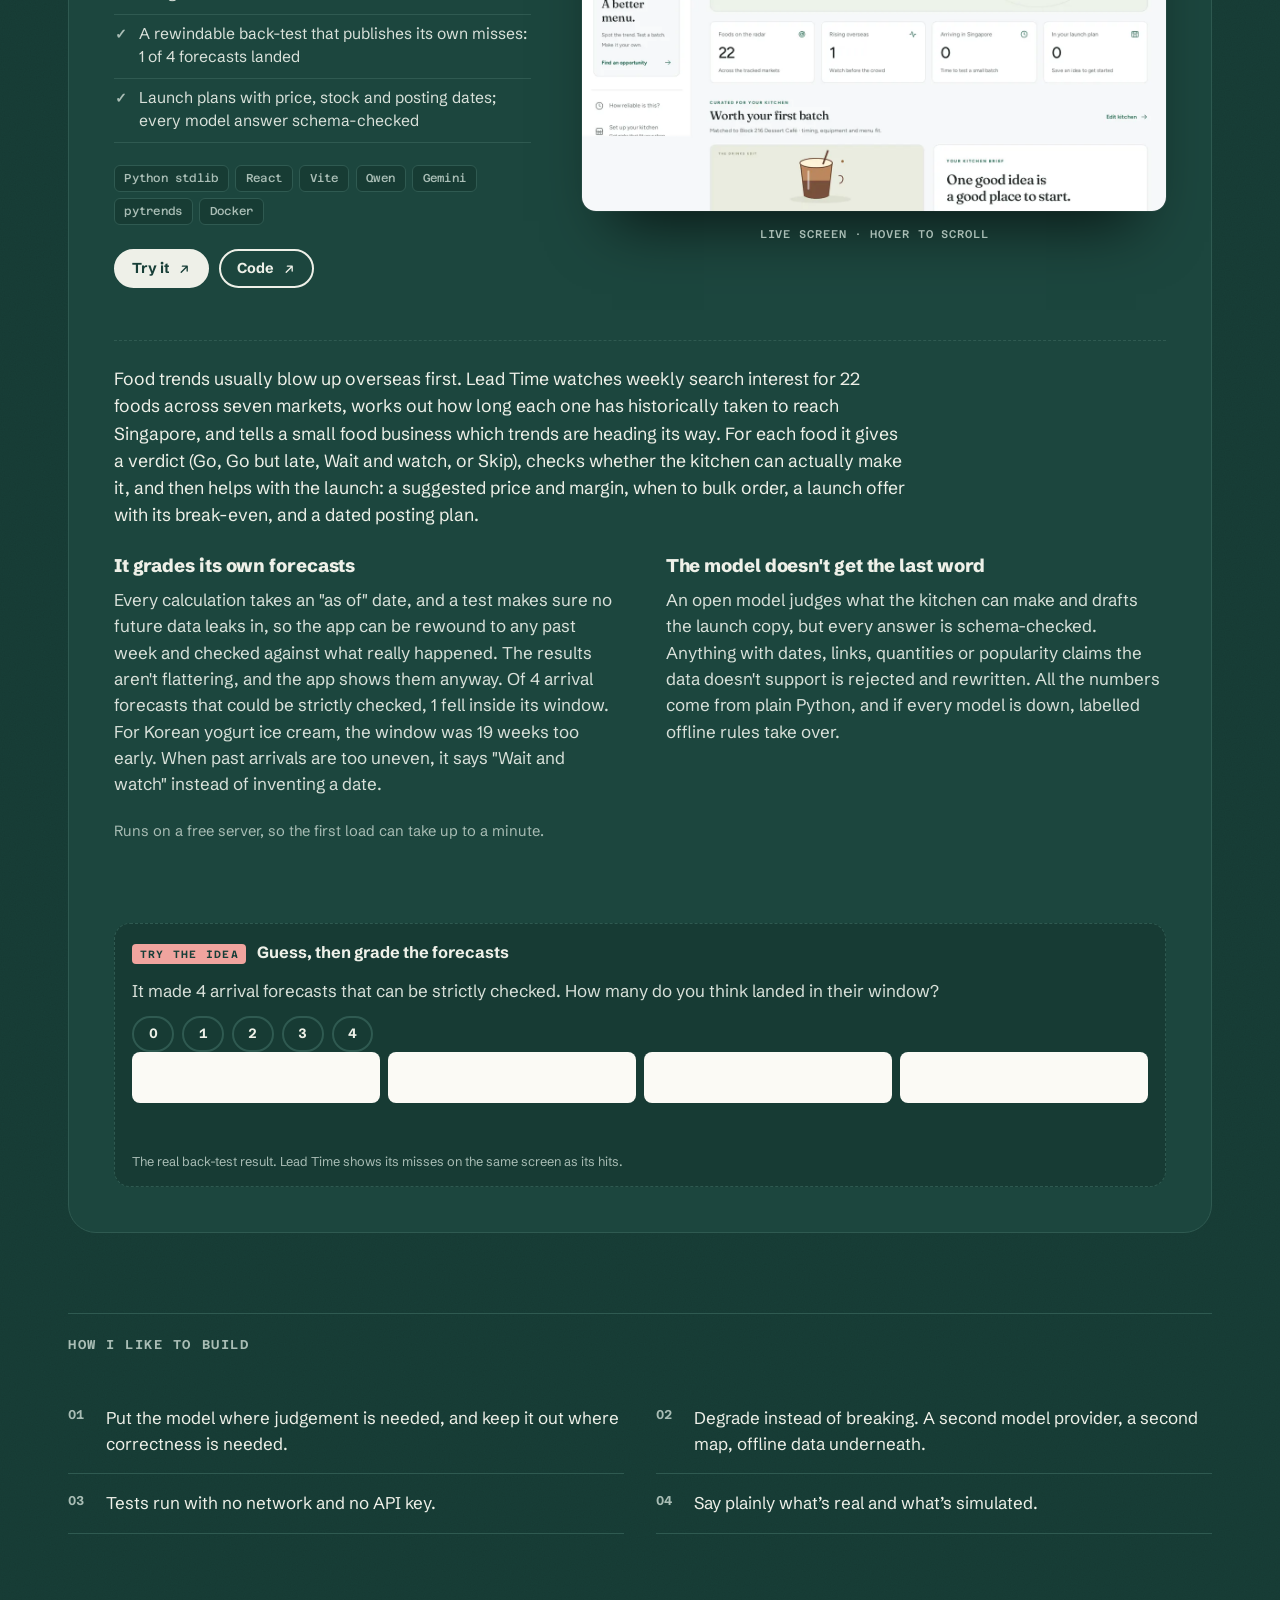
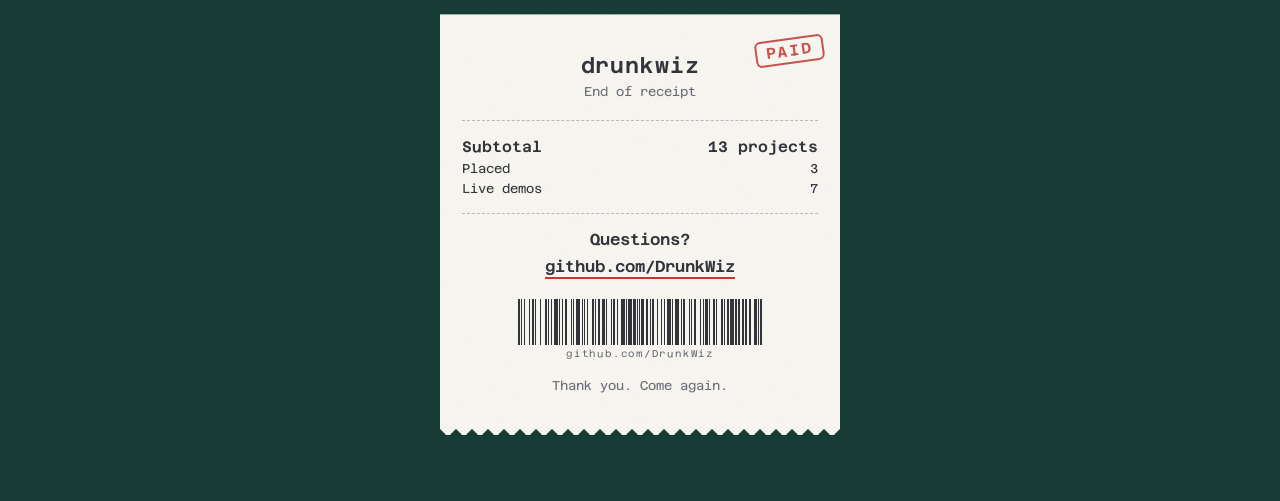
<file: projects.html>
<!DOCTYPE html>
<html lang="en">
<head>
<meta charset="utf-8">
<meta name="viewport" content="width=device-width, initial-scale=1">
<title>All projects · drunkwiz</title>
<meta name="description" content="Every project Nathan has built, results first: Lead Time, Recall, Voucher Kaki, AgentShopper, Pinch, ChainCheck, Clause and Fridge Rescue, each with real screens, stack and the decision that shaped it.">
<link rel="canonical" href="https://drunkwiz.github.io/projects.html">
<meta name="theme-color" content="#183F38">
<meta property="og:type" content="website">
<meta property="og:url" content="https://drunkwiz.github.io/projects.html">
<meta property="og:site_name" content="drunkwiz">
<meta property="og:title" content="All projects · drunkwiz">
<meta property="og:description" content="13 projects shipped · 1 track win · 1 runner-up · 1 finalist. The full write-ups.">
<meta property="og:image" content="https://drunkwiz.github.io/assets/og.png">
<meta property="og:image:width" content="1200">
<meta property="og:image:height" content="630">
<meta property="og:image:alt" content="A printed receipt listing Lead Time, track win; Recall, 2nd; Voucher Kaki, finalist; total 13 projects.">
<meta name="twitter:card" content="summary_large_image">
<link rel="icon" href="/assets/favicon.svg" type="image/svg+xml">
<link rel="icon" href="/assets/favicon-32.png" sizes="32x32" type="image/png">
<link rel="apple-touch-icon" href="/assets/apple-touch-icon.png">
<link rel="preconnect" href="https://fonts.googleapis.com">
<link rel="preconnect" href="https://fonts.gstatic.com" crossorigin>
<link rel="stylesheet" href="https://fonts.googleapis.com/css2?family=Azeret+Mono:wght@400;500;600;700&family=Schibsted+Grotesk:wght@400;500;700;800;900&display=swap" media="print" onload="this.media='all'">
<noscript><link rel="stylesheet" href="https://fonts.googleapis.com/css2?family=Azeret+Mono:wght@400;500;600;700&family=Schibsted+Grotesk:wght@400;500;700;800;900&display=swap"></noscript>
<link rel="stylesheet" href="/assets/site.css?v=202611160002">
<script>document.documentElement.classList.add('js')</script>
<script>
/* Card-to-write-up transition: the clicked card's title and screen glide into place here. */
window.addEventListener('pagereveal', function (e) {
  if (!e.viewTransition || !location.hash) return;
  var el = document.getElementById(decodeURIComponent(location.hash.slice(1)));
  if (!el) return;
  var t = el.querySelector('.ttl'), s = el.querySelector('.shot');
  if (t) t.style.viewTransitionName = 'p-title';
  if (s) s.style.viewTransitionName = 'p-shot';
  e.viewTransition.finished.finally(function () { if (t) t.style.viewTransitionName = ''; if (s) s.style.viewTransitionName = ''; });
});
</script>
<script src="/assets/site.js?v=202611160002" defer></script>
<script src="/assets/deck.js?v=202611160002" defer></script>
<script src="/assets/demos.js?v=202611160002" defer></script>
</head>
<body>
<svg width="0" height="0" style="position:absolute" aria-hidden="true">
  <symbol id="i-out" viewBox="0 0 24 24"><path d="M7 17L17 7M9 7h8v8"/></symbol>
  <symbol id="i-right" viewBox="0 0 24 24"><path d="M5 12h14M13 6l6 6-6 6"/></symbol>
  <symbol id="i-left" viewBox="0 0 24 24"><path d="M19 12H5M11 6l-6 6 6 6"/></symbol>
</svg>
<a class="skip" href="#ledger">Skip to the projects</a>

<div class="wrap">
  <div class="bar">
    <a class="home" href="/">drunkwiz</a>
    <nav aria-label="Site">
      <a href="/"><svg class="ico" aria-hidden="true"><use href="#i-left"/></svg>Home</a>
      <a href="https://github.com/DrunkWiz">GitHub<svg class="ico" aria-hidden="true"><use href="#i-out"/></svg></a>
    </nav>
  </div>

  <header class="intro">
    <p class="eyebrow">Receipt, itemised</p>
    <h1>All projects</h1>
    <p class="sub">Results first. Each one with a real screen, what I built, the decision that shaped it, and a small demo you can try.</p>
  </header>

  <!-- To add a project: add a row here and an <article class="feat"> below. If it placed, add it to the receipt on index.html too; otherwise bump "+N more" there. -->
  <table class="ledger" id="ledger">
    <caption>The ledger</caption>
    <thead><tr><th scope="col">Result</th><th scope="col">Project</th><th scope="col" class="ev">Event</th><th scope="col" class="stk">Stack</th></tr></thead>
    <tbody>
      <tr><td class="res placed">Track winner</td><td><a href="#lead-time">Lead Time</a></td><td class="ev">ForgeHacks Online 2026, Business + AI track</td><td class="stk">Python · React · Qwen · Gemini</td></tr>
      <tr><td class="res placed">2nd place</td><td><a href="#recall">Recall</a></td><td class="ev">American Express AI Hackathon 2026</td><td class="stk">LLM + verifier · rules engine</td></tr>
      <tr><td class="res placed">Finalist</td><td><a href="#voucher-kaki">Voucher Kaki</a></td><td class="ev">SimplifyNext IGNITE Agentic AI Hackathon 2026</td><td class="stk">React · Leaflet · OneMap</td></tr>
      <tr><td class="res">Submitted</td><td><a href="#agentshopper">AgentShopper</a></td><td class="ev">NUS LifeHack 2026, Rezolve AI challenge</td><td class="stk">Python · Streamlit · OpenAI</td></tr>
      <tr><td class="res">Submitted</td><td><a href="#pinch">Pinch</a></td><td class="ev">Build With AI: Basics 2026 (Devpost)</td><td class="stk">React · Express · Gemini</td></tr>
      <tr><td class="res">Submitted</td><td><a href="#chaincheck">ChainCheck</a></td><td class="ev">WarriorHacks 2.0, 2026</td><td class="stk">Python · React · Gemini</td></tr>
      <tr><td class="res">Submitted</td><td><a href="#clause">Clause</a></td><td class="ev">ML Build Challenge 3, 2026 (Devpost)</td><td class="stk">Python · React · pdf.js · Gemini</td></tr>
      <tr><td class="res">Submitted</td><td><a href="#fridge-rescue">Fridge Rescue</a></td><td class="ev">RevenueCat Shipaton 2026</td><td class="stk">Expo · React Native · Claude</td></tr>
      <tr><td class="res">Submitted</td><td><a href="#careloop">CareLoop SG</a></td><td class="ev">Qloo Agentic Hackathon 2026 (powered by Qloo Taste AI)</td><td class="stk">Python · FastAPI · React · Qloo</td></tr>
      <tr><td class="res">Submitted</td><td><a href="#glowline">Glowline</a></td><td class="ev">YouCam API Skin AI &amp; eCommerce VTO Hackathon (Devpost), Skin AI track</td><td class="stk">TypeScript · Fastify · YouCam API</td></tr>
      <tr><td class="res">Submitted</td><td><a href="#settle">Settle</a></td><td class="ev">PayPal hackathon on Devpost, 2026</td><td class="stk">Python · FastAPI · React · PayPal APIs</td></tr>
      <tr><td class="res">Submitted</td><td><a href="#git-seance">git seance</a></td><td class="ev">Hacktoberfest 2026, week 4 challenge</td><td class="stk">Python · Gemma 3 · Ollama</td></tr>
      <tr><td class="res">Shipped</td><td><a href="#born-to-route">Born to Route</a></td><td class="ev">Team build</td><td class="stk">Python · PuLP · HiGHS · React · deck.gl</td></tr>
    </tbody>
  </table>

  <main>
    <section class="deck" aria-roledescription="carousel" aria-label="Projects, one at a time">
      <div class="deck-head">
      <div class="deck-bar">
        <p class="deck-count" aria-live="polite"><b class="d-now">1</b> / 13 <span class="d-name">Lead Time</span></p>
        <div class="deck-nav">
          <button type="button" class="deck-btn" data-dir="-1" aria-label="Previous project"><svg class="ico" aria-hidden="true"><use href="#i-left"/></svg></button>
          <button type="button" class="deck-btn" data-dir="1" aria-label="Next project"><svg class="ico" aria-hidden="true"><use href="#i-right"/></svg></button>
        </div>
      </div>
      <div class="deck-dots" role="group" aria-label="Jump to a project">
        <button type="button" class="dot" data-i="0" aria-label="Lead Time"><span>Lead Time</span></button>
        <button type="button" class="dot" data-i="1" aria-label="Recall"><span>Recall</span></button>
        <button type="button" class="dot" data-i="2" aria-label="Voucher Kaki"><span>Voucher Kaki</span></button>
        <button type="button" class="dot" data-i="3" aria-label="AgentShopper"><span>AgentShopper</span></button>
        <button type="button" class="dot" data-i="4" aria-label="Pinch"><span>Pinch</span></button>
        <button type="button" class="dot" data-i="5" aria-label="ChainCheck"><span>ChainCheck</span></button>
        <button type="button" class="dot" data-i="6" aria-label="Clause"><span>Clause</span></button>
        <button type="button" class="dot" data-i="7" aria-label="Fridge Rescue"><span>Fridge Rescue</span></button>
        <button type="button" class="dot" data-i="8" aria-label="CareLoop SG"><span>CareLoop SG</span></button>
        <button type="button" class="dot" data-i="9" aria-label="Glowline"><span>Glowline</span></button>
        <button type="button" class="dot" data-i="10" aria-label="Settle"><span>Settle</span></button>
        <button type="button" class="dot" data-i="11" aria-label="git seance"><span>git seance</span></button>
        <button type="button" class="dot" data-i="12" aria-label="Born to Route"><span>Born to Route</span></button>
      </div>
      </div>
      <div class="deck-track" tabindex="0" aria-label="Swipe or use the arrow keys">
    <article class="feat slide" id="lead-time" aria-labelledby="lt-h" aria-roledescription="slide" data-n="1">
      <span class="stamp" data-thunk>Track winner<small>ForgeHacks 2026</small></span>
      <div>
        <p class="meta">ForgeHacks Online 2026 &middot; Business + AI track &middot; Solo build</p>
        <h2 class="ttl" id="lt-h">Lead Time</h2>
        <p class="pitch">Tells small food businesses which overseas food trends are heading to Singapore, and whether their kitchen can make them.</p>
        <p class="built-h">What I built</p>
        <ul class="built">
          <li>Arrival forecasts for 22 foods across 7 markets, from Google Trends</li>
          <li>A rewindable back-test that publishes its own misses: 1 of 4 forecasts landed</li>
          <li>Launch plans with price, stock and posting dates; every model answer schema-checked</li>
        </ul>
        <ul class="tags" aria-label="Stack"><li>Python stdlib</li><li>React</li><li>Vite</li><li>Qwen</li><li>Gemini</li><li>pytrends</li><li>Docker</li></ul>
        <div class="links">
          <a class="btn solid sm" href="https://lead-time-cjnn.onrender.com">Try it<svg class="ico" aria-hidden="true"><use href="#i-out"/></svg></a>
          <a class="btn sm" href="https://github.com/DrunkWiz/lead-time">Code<svg class="ico" aria-hidden="true"><use href="#i-out"/></svg></a>
        </div>
      </div>
      <figure class="shot">
        <div class="browser">
          <div class="chrome" aria-hidden="true"><i></i><i></i><i></i><span>lead-time-cjnn.onrender.com</span></div>
          <div class="screen"><img src="assets/shots/lead-time.webp" width="1280" height="1850" loading="lazy" decoding="async" alt="Lead Time overview for an example dessert café: 22 foods on the radar, and sea salt coffee flagged as coming soon with a US-versus-Singapore trend chart."></div>
        </div>
        <figcaption>Live screen &middot; hover to scroll</figcaption>
      </figure>
      <div class="story">
        <p class="lead">Food trends usually blow up overseas first. Lead Time watches weekly search interest for 22 foods across seven markets, works out how long each one has historically taken to reach Singapore, and tells a small food business which trends are heading its way. For each food it gives a verdict (Go, Go but late, Wait and watch, or Skip), checks whether the kitchen can actually make it, and then helps with the launch: a suggested price and margin, when to bulk order, a launch offer with its break-even, and a dated posting plan.</p>
        <div>
          <h3 class="story-h">It grades its own forecasts</h3>
          <p>Every calculation takes an "as of" date, and a test makes sure no future data leaks in, so the app can be rewound to any past week and checked against what really happened. The results aren't flattering, and the app shows them anyway. Of 4 arrival forecasts that could be strictly checked, 1 fell inside its window. For Korean yogurt ice cream, the window was 19 weeks too early. When past arrivals are too uneven, it says "Wait and watch" instead of inventing a date.</p>
        </div>
        <div>
          <h3 class="story-h">The model doesn't get the last word</h3>
          <p>An open model judges what the kitchen can make and drafts the launch copy, but every answer is schema-checked. Anything with dates, links, quantities or popularity claims the data doesn't support is rejected and rewritten. All the numbers come from plain Python, and if every model is down, labelled offline rules take over.</p>
        </div>
        <p class="note">Runs on a free server, so the first load can take up to a minute.</p>
      </div>
      <div class="demo" data-demo="lead-time"></div>
    </article>

    <article class="feat flip slide" id="recall" aria-labelledby="rc-h" aria-roledescription="slide" data-n="2">
      <span class="stamp" data-thunk>2nd place<small>Amex AI Hackathon</small></span>
      <div>
        <p class="meta">American Express AI Hackathon 2026</p>
        <h2 class="ttl" id="rc-h">Recall</h2>
        <p class="pitch">Helps card members recognise charges they&rsquo;ve forgotten, without ever being sure on their behalf.</p>
        <p class="built-h">What I built</p>
        <ul class="built">
          <li>Rebuilds the trip behind an unfamiliar charge from the member&rsquo;s own history</li>
          <li>Every claim cites a real transaction and is checked by a second model family</li>
          <li>Rules code makes every decision that touches money; silence is a valid answer</li>
        </ul>
        <ul class="tags" aria-label="Stack"><li>LLM proposer</li><li>Cross-family verifier</li><li>Rules engine</li></ul>
      </div>
      <figure class="shot">
        <div class="phone">
          <div class="screen" role="img" aria-label="Illustration of Recall: an unfamiliar SATS PARK charge of 14.50 dollars, matched with moderate confidence to an airport-parking trip.">
            <div class="rc" aria-hidden="true">
              <div class="rc-top">Transaction details</div>
              <div class="rc-charge"><b>SATS PARK PTE</b><div class="rc-amt">$14.50 <small>SGD, 14 Jun</small></div><span class="rc-flag">Unfamiliar merchant</span></div>
              <div class="rc-ai"><div class="rc-ai-h"><span>Possible match</span><span class="rc-conf">Moderate confidence</span></div>This looks like airport parking at Changi T3, the same trip as your flight booking on 12 Jun and your hotel charge in Bangkok.<div class="rc-chips"><span>Flight, 12 Jun</span><span>Hotel, Bangkok</span></div></div>
              <div class="rc-btns"><span>Yes, this was me</span><span>This isn&rsquo;t mine</span></div>
              <p class="rc-note">Both buttons carry equal weight on purpose.</p>
            </div>
          </div>
        </div>
        <figcaption class="ill">&#9998; Illustration &middot; no public demo</figcaption>
      </figure>
      <div class="story">
        <p class="lead">When a card member doesn't recognise a charge and the merchant shares nothing about it, Recall rebuilds the memory from their own card history: the flight, the hotel, the trip that charge belongs to. It picks up where merchant-supplied details run out, which is most of the long tail of small shops.</p>
        <div>
          <h3 class="story-h">The model is never allowed to be sure</h3>
          <p>The worst thing Recall could do is talk someone out of reporting real fraud. So the model only proposes. Every claim has to cite a real transaction, a second model from a different family checks it, and plain rules code makes every decision that touches money. When the history is too thin, Recall shows the raw details and says nothing at all. Silence is always an acceptable answer.</p>
        </div>
      </div>
      <div class="demo" data-demo="recall"></div>
    </article>

    <article class="feat slide" id="voucher-kaki" aria-labelledby="vk-h" aria-roledescription="slide" data-n="3">
      <span class="stamp" data-thunk>Finalist<small>SimplifyNext IGNITE</small></span>
      <div>
        <p class="meta">SimplifyNext IGNITE Agentic AI Hackathon 2026 &middot; Team of four</p>
        <h2 class="ttl" id="vk-h">Voucher Kaki</h2>
        <p class="pitch">Finds CDC-voucher eateries near you, typed or spoken, in four languages.</p>
        <p class="built-h">What I built</p>
        <ul class="built">
          <li>Search in English, <span lang="zh">中文</span>, Bahasa Melayu and <span lang="ta">தமிழ்</span>, by text or voice</li>
          <li>Ranking by relevance and walking distance, with a lift for local-owned shops</li>
          <li>Says what it gave up whenever it has to widen a search</li>
        </ul>
        <ul class="tags" aria-label="Stack"><li>React</li><li>Vite</li><li>Leaflet</li><li>OneMap</li><li>Web Speech</li><li>Vercel</li></ul>
        <div class="links">
          <a class="btn solid sm" href="https://simplify-ai-hackathon.vercel.app">Try it<svg class="ico" aria-hidden="true"><use href="#i-out"/></svg></a>
        </div>
      </div>
      <figure class="shot">
        <div class="phone">
          <div class="screen"><img src="assets/shots/voucher-kaki.webp" width="560" height="2513" loading="lazy" decoding="async" alt="Voucher Kaki on a phone: a chicken rice search near Yishun, with filters and the nearest local-owned hawker stalls that take Heartland vouchers."></div>
        </div>
        <figcaption>Live screen &middot; hover to scroll</figcaption>
      </figure>
      <div class="story">
        <p class="lead">Say or type what you feel like eating, in English, <span lang="zh">中文</span>, Bahasa Melayu or <span lang="ta">தமிழ்</span>, and Voucher Kaki finds CDC-voucher eateries near you. Results are ranked by relevance and walking distance, with a deliberate nudge toward independent shops over chains. When it has to widen the search to fill the list, it tells you what it gave up instead of quietly showing worse matches.</p>
        <div>
          <h3 class="story-h">The best decision was a deletion</h3>
          <p>We built Google ratings into every result, then took them out. Many of the small shops in our data have no Google listing at all, so a ratings line would put a 4.5 with 800 reviews next to a blank. Someone choosing lunch on a phone picks the number. The whole point of the app is to surface the places people overlook, and a half-empty ratings column would have pushed them straight back to the famous ones.</p>
        </div>
      </div>
      <div class="demo" data-demo="voucher-kaki"></div>
    </article>

    <article class="feat slide" id="agentshopper" aria-labelledby="as-h" aria-roledescription="slide" data-n="4">
      <span class="stamp sm" data-thunk>Shipped<small>NUS LifeHack 2026</small></span>
      <div>
        <p class="meta">NUS LifeHack 2026 &middot; Rezolve AI challenge &middot; Team of three, I led engineering and AI reasoning</p>
        <h2 class="ttl" id="as-h">AgentShopper</h2>
        <p class="pitch">Makes a product catalogue readable to AI shopping assistants, then proves it worked.</p>
        <p class="built-h">What I built</p>
        <ul class="built">
          <li>Reads CSV, Excel, Shopify JSON and scanned PDFs into verified facts</li>
          <li>Searches the same catalogue before and after, side by side</li>
          <li>Every generated claim cites a fact; budgets are enforced in code</li>
        </ul>
        <ul class="tags" aria-label="Stack"><li>Python</li><li>Streamlit</li><li>GPT-4o mini</li><li>OpenAI embeddings</li><li>NumPy</li><li>pdfplumber</li></ul>
        <div class="links">
          <a class="btn solid sm" href="https://agentshopper.streamlit.app/">Try it<svg class="ico" aria-hidden="true"><use href="#i-out"/></svg></a>
          <a class="btn sm" href="https://github.com/DrunkWiz/lifehack-2026">Code<svg class="ico" aria-hidden="true"><use href="#i-out"/></svg></a>
        </div>
      </div>
      <figure class="shot">
        <div class="browser">
          <div class="chrome" aria-hidden="true"><i></i><i></i><i></i><span>agentshopper.streamlit.app</span></div>
          <div class="screen fit"><img src="assets/shots/agentshopper.webp" width="1100" height="778" loading="lazy" decoding="async" alt="AgentShopper before-and-after search: three products go from not surfaced at all to ranks 1, 2 and 3, each answer citing product facts."></div>
        </div>
        <figcaption>Screen from the repo</figcaption>
      </figure>
      <div class="story">
        <p class="lead">People are starting to shop by asking an AI assistant instead of typing into a search box. A question like &ldquo;lightweight shoes for a half marathon in humid weather, under S$200&rdquo; needs facts most product pages never state, so those products quietly never get recommended. AgentShopper takes a catalogue file (CSV, Excel, Shopify JSON or even a scanned PDF), scores how ready it is for AI shoppers, lists exactly which facts are missing, and writes content for each product: who it suits, who it doesn&rsquo;t, and how it compares with the real products beside it.</p>
        <div>
          <h3 class="story-h">It has to prove it worked</h3>
          <p>Instead of claiming the new content is better, the app searches the catalogue twice, once with the original content and once with the new, over exactly the same products, and puts the two result lists side by side. Hard requirements like a S$200 budget are enforced in code, so the AI can&rsquo;t talk a S$219 shoe into the results.</p>
        </div>
        <div>
          <h3 class="story-h">A made-up spec can&rsquo;t get in</h3>
          <p>Every fact the AI extracts has to appear word for word in that product&rsquo;s own text, or it&rsquo;s thrown away. Every claim in the written content has to cite a real fact, a second, stricter pass checks the evidence actually supports it, and anything that fails is flagged for human review instead of published. If a product has no verified facts at all, the app writes nothing and says so.</p>
        </div>
        <p class="note">The two built-in demo catalogues, running shoes and facial skincare, work without uploading anything. The app sleeps when idle; press its wake-up button and give it a minute.</p>
      </div>
      <div class="demo" data-demo="agentshopper"></div>
    </article>

    <article class="feat flip slide" id="pinch" aria-labelledby="pn-h" aria-roledescription="slide" data-n="5">
      <span class="stamp sm" data-thunk>Shipped<small>Build With AI 2026</small></span>
      <div>
        <p class="meta">Build With AI: Basics 2026 on Devpost &middot; Solo build</p>
        <h2 class="ttl" id="pn-h">Pinch</h2>
        <p class="pitch">Interviews your grandparent while they cook and never guesses an amount.</p>
        <p class="built-h">What I built</p>
        <ul class="built">
          <li>Records each step and asks at most one follow-up, out loud</li>
          <li>Server code traces every amount on the card to the cook&rsquo;s own words</li>
          <li>A printable recipe card with an honest &ldquo;Still unknown&rdquo; list</li>
        </ul>
        <ul class="tags" aria-label="Stack"><li>React</li><li>Vite</li><li>Node</li><li>Express</li><li>Gemini</li><li>Web Audio</li><li>Vitest</li></ul>
        <div class="links">
          <a class="btn solid sm" href="https://pinch-htpl.onrender.com">Try it<svg class="ico" aria-hidden="true"><use href="#i-out"/></svg></a>
          <a class="btn sm" href="https://github.com/DrunkWiz/pinch">Code<svg class="ico" aria-hidden="true"><use href="#i-out"/></svg></a>
        </div>
      </div>
      <figure class="shot">
        <div class="phone">
          <div class="screen"><img src="assets/shots/pinch.webp" width="375" height="1154" loading="lazy" decoding="async" alt="A Pinch recipe card for Sunday pancakes: amounts marked as clarified by the cook, her exact words quoted, and butter listed under Still unknown."></div>
        </div>
        <figcaption>Screen from the repo &middot; hover to scroll</figcaption>
      </figure>
      <div class="story">
        <p class="lead">Family recipes often live only in someone&rsquo;s head, written down as &ldquo;a pinch&rdquo; or &ldquo;until it smells right&rdquo;. Most recipe apps record first and sort it out afterwards, and by the time they notice an amount is vague, the cook has left the kitchen. Pinch asks during the cooking. After each step, it either stays quiet because the step is clear, or asks one follow-up question, out loud and in big text. At the end you get a printable, notebook-style card with her words, her reasons, and an honest &ldquo;Still unknown&rdquo; list.</p>
        <div>
          <h3 class="story-h">It never guesses an amount</h3>
          <p>Gemini decides what to ask. Plain server code checks every amount, number and quote on the card against what the cook actually said. Anything it can&rsquo;t trace back to her words becomes &ldquo;amount unknown&rdquo; and goes on the Still unknown list, so the card never invents a measurement she didn&rsquo;t give.</p>
        </div>
        <div>
          <h3 class="story-h">Questions are rationed on purpose</h3>
          <p>Nobody wants to be interrupted every ten seconds while cooking. Pinch allows at most one question per step and three per session, and that limit is enforced by the app, not left to the model. If the AI service is down, it falls back to notes mode, which still saves her exact words without filling anything in.</p>
        </div>
        <p class="note">Runs on a free server, so the first load can take up to a minute. The built-in demo works without a microphone.</p>
      </div>
      <div class="demo" data-demo="pinch"></div>
    </article>

    <article class="feat slide" id="chaincheck" aria-labelledby="cc-h" aria-roledescription="slide" data-n="6">
      <span class="stamp sm" data-thunk>Shipped<small>WarriorHacks 2.0</small></span>
      <div>
        <p class="meta">WarriorHacks 2.0, 2026 &middot; Solo build</p>
        <h2 class="ttl" id="cc-h">ChainCheck</h2>
        <p class="pitch">Checks an investment offer against the scam playbook and never calls anything safe.</p>
        <p class="built-h">What I built</p>
        <ul class="built">
          <li>In-browser OCR, so screenshots never leave the phone</li>
          <li>Rule-based verdict and playbook stage; the model can only add flags</li>
          <li>Prompt-injection tests against a hijacked fake model</li>
        </ul>
        <ul class="tags" aria-label="Stack"><li>Python</li><li>React</li><li>Vite</li><li>Gemini</li><li>OCR</li><li>pytest</li></ul>
        <div class="links">
          <a class="btn solid sm" href="https://chaincheck-dxj5.onrender.com">Try it<svg class="ico" aria-hidden="true"><use href="#i-out"/></svg></a>
          <a class="btn sm" href="https://github.com/DrunkWiz/chaincheck">Code<svg class="ico" aria-hidden="true"><use href="#i-out"/></svg></a>
        </div>
      </div>
      <figure class="shot">
        <div class="browser">
          <div class="chrome" aria-hidden="true"><i></i><i></i><i></i><span>chaincheck-dxj5.onrender.com</span></div>
          <div class="screen"><img src="assets/shots/chaincheck.webp" width="1100" height="1547" loading="lazy" decoding="async" alt="ChainCheck home: paste an investment offer or add screenshots, read on the device, to check it against the scam playbook."></div>
        </div>
        <figcaption>Live screen &middot; hover to scroll</figcaption>
      </figure>
      <div class="story">
        <p class="lead">Investment scams were the biggest single source of scam losses in Singapore in the first half of 2026. They rarely start with an obvious lie. They start with a friendly &ldquo;personal manager&rdquo;, a group chat full of people posting profits, and a small first deposit. ChainCheck takes what the offer showed you, as pasted text or screenshots, and checks it: is the firm on the MAS register, is the website a week old, do the promised returns make sense over a year, is there a fee to get your own money out. Then it shows which stage of the playbook you&rsquo;re in and what usually comes next.</p>
        <div>
          <h3 class="story-h">The model reads. Code decides.</h3>
          <p>Gemini only pulls names, links and numbers out of the text into a fixed shape. Code pulls the hard facts out itself too and merges them in, so the model can add things but never remove them. Every check, the verdict and the stage are plain rules with their thresholds in one file. A pasted message that tries to talk to the AI (&ldquo;ignore your instructions&rdquo;) is itself a red flag, and the tests run it against a hijacked fake model to prove the verdict doesn&rsquo;t move.</p>
        </div>
        <div>
          <h3 class="story-h">It never says safe</h3>
          <p>There&rsquo;s no green tick. Any red or amber flag means stop, and the best possible result is &ldquo;no red flags found, verify these yourself before you pay&rdquo;. Screenshots are read in the browser, so they never leave your phone.</p>
        </div>
        <p class="note">The MAS register on the demo uses invented firms and is labelled as demo data on screen, so a real firm is never called unlicensed. Free server, so the first load can take up to a minute.</p>
      </div>
      <div class="demo" data-demo="chaincheck"></div>
    </article>

    <article class="feat flip slide" id="clause" aria-labelledby="cl-h" aria-roledescription="slide" data-n="7">
      <span class="stamp sm" data-thunk>Shipped<small>ML Build Challenge 3</small></span>
      <div>
        <p class="meta">ML Build Challenge 3, 2026 on Devpost &middot; Solo build</p>
        <h2 class="ttl" id="cl-h">Clause</h2>
        <p class="pitch">Drafts a health insurance appeal where every sentence quotes the plan it rests on.</p>
        <p class="built-h">What I built</p>
        <ul class="built">
          <li>Plans and regulations split into numbered, page-located clauses</li>
          <li>A verifier that greys out any sentence whose quote doesn&rsquo;t hold</li>
          <li>Deadline and notice checks written as code from the regulations</li>
        </ul>
        <ul class="tags" aria-label="Stack"><li>Python</li><li>React</li><li>Vite</li><li>pdf.js</li><li>pdfplumber</li><li>Gemini Flash</li></ul>
        <div class="links">
          <a class="btn solid sm" href="https://clause-p7uk.onrender.com">Try it<svg class="ico" aria-hidden="true"><use href="#i-out"/></svg></a>
          <a class="btn sm" href="https://github.com/DrunkWiz/clause">Code<svg class="ico" aria-hidden="true"><use href="#i-out"/></svg></a>
        </div>
      </div>
      <figure class="shot">
        <div class="browser">
          <div class="chrome" aria-hidden="true"><i></i><i></i><i></i><span>clause-p7uk.onrender.com</span></div>
          <div class="screen fit"><img src="assets/shots/clause.webp" width="1100" height="733" loading="lazy" decoding="async" alt="Clause home in the new design: Got a denial letter? You can fight it. A drafted appeal sentence sits beside the plan page it quotes."></div>
        </div>
        <figcaption>Screen from the repo</figcaption>
      </figure>
      <div class="story">
        <p class="lead">When a US health insurer denies a claim, the answer is usually buried somewhere in a long plan document and a set of federal rules, and the appeal clock is already running. Clause reads your own plan and denial letter. It works out your appeal deadline, checks whether the denial notice included everything the law says it must, checks your bill against the plan, and drafts the appeal letter.</p>
        <div>
          <h3 class="story-h">Every sentence has to point</h3>
          <p>Every plan, letter and regulation is split into numbered clauses with their page and position. The model may only make claims that quote one of them. Code then checks each quote: the clause exists, the words are really in it, the quote is long enough to mean something, and every number in the claim appears in the quote. A sentence that fails is greyed out with the reason. Click any sentence that passed and the source page opens with the words highlighted.</p>
        </div>
        <div>
          <h3 class="story-h">Rules are code, not model</h3>
          <p>Deadlines and notice checks follow the regulations directly, and the rules cite the regulation text, which goes through the same checker. The README also says what this can&rsquo;t prove: a real quote doesn&rsquo;t always mean the claim follows from it.</p>
        </div>
        <p class="note">The plan documents and regulations are real. The denial letters are synthetic and say so on every page. Free server, so the first load can take up to a minute.</p>
      </div>
      <div class="demo" data-demo="clause"></div>
    </article>

    <article class="feat slide" id="fridge-rescue" aria-labelledby="fr-h" aria-roledescription="slide" data-n="8">
      <span class="stamp sm" data-thunk>Shipped<small>RevenueCat Shipaton</small></span>
      <div>
        <p class="meta">RevenueCat Shipaton 2026 &middot; Solo build</p>
        <h2 class="ttl" id="fr-h">Fridge Rescue</h2>
        <p class="pitch">A food-waste app where the food you save feeds a pixel pet, and surplus goes to a food bank.</p>
        <p class="built-h">What I built</p>
        <ul class="built">
          <li>One recipe from everything that&rsquo;s about to expire</li>
          <li>Donation rules: unopened, shelf-stable, more than 60 days left</li>
          <li>Receipt scanning with Claude, cleaned up by tested pure functions</li>
        </ul>
        <ul class="tags" aria-label="Stack"><li>Expo</li><li>React Native</li><li>TypeScript</li><li>Claude</li><li>RevenueCat</li><li>OpenStreetMap</li></ul>
        <div class="links">
          <a class="btn solid sm" href="https://drunkwiz.github.io/fridge-rescue/">Try it<svg class="ico" aria-hidden="true"><use href="#i-out"/></svg></a>
          <a class="btn sm" href="https://github.com/DrunkWiz/fridge-rescue">Code<svg class="ico" aria-hidden="true"><use href="#i-out"/></svg></a>
        </div>
      </div>
      <figure class="shot">
        <div class="phone">
          <div class="screen"><img src="assets/shots/fridge-rescue.webp" width="560" height="1214" loading="lazy" decoding="async" alt="Fridge Rescue home screen: Sprout the pixel pet, a rescue card for food about to expire, and a donate card."></div>
        </div>
        <figcaption>Screen from the repo &middot; hover to scroll</figcaption>
      </figure>
      <div class="story">
        <p class="lead">Most food waste at home isn&rsquo;t one big mistake. It&rsquo;s the yoghurt found three days late, and the fourth tin of chickpeas bought because you forgot the other three. Fridge Rescue treats those as two problems. Perishables close to their date go into one recipe that uses all of them. Unopened, long-life surplus goes into a donation box, with the nearest drop-off point. Sprout, a pixel pet on the home screen, thrives when you rescue food and wilts when it goes in the bin.</p>
        <div>
          <h3 class="story-h">A food bank can&rsquo;t take Thursday&rsquo;s yoghurt</h3>
          <p>Food banks need weeks to sort and hand out donations, so only shelf-stable, unopened food with more than 60 days left can ever be suggested. On top of that it needs a sign you won&rsquo;t eat it: more than two of the same thing, a duplicate, or a month untouched. Expired food is never put in a recipe, and the app asks &ldquo;did you eat it?&rdquo; before counting anything as wasted.</p>
        </div>
        <div>
          <h3 class="story-h">A reason to open it before food goes off</h3>
          <p>The app only works if you check it in time, so the game is built around that one habit: a waste-free streak, a pet that grows, outfits you earn and can&rsquo;t buy, and a weekly challenge. Adding food stays free, with typed or pasted lists parsed on the phone with no AI.</p>
        </div>
        <p class="note">The Android APK and a 1:34 demo video are linked from the repo. In the browser, the purchase screen is a preview.</p>
      </div>
      <div class="demo" data-demo="fridge-rescue"></div>
    </article>

    <article class="feat flip slide" id="careloop" aria-labelledby="clp-h" aria-roledescription="slide" data-n="9">
      <span class="stamp sm" data-thunk>Shipped<small>Qloo Agentic Hackathon</small></span>
      <div>
        <p class="meta">Qloo Agentic Hackathon 2026 (powered by Qloo Taste AI)</p>
        <h2 class="ttl" id="clp-h">CareLoop SG</h2>
        <p class="pitch">Plans good days for seniors with high blood pressure around what they love, and stays quiet until something&rsquo;s wrong.</p>
        <p class="built-h">What I built</p>
        <ul class="built">
          <li>Qloo&rsquo;s taste graph links a senior&rsquo;s favourite singers and films to nearby kopitiams and outings</li>
          <li>Every suggestion passes code checks for blood pressure, medicine leaflets and haze</li>
          <li>Who gets told, and how urgently, is a fixed ladder of rules the model can&rsquo;t touch</li>
        </ul>
        <ul class="tags" aria-label="Stack"><li>Python</li><li>FastAPI</li><li>React</li><li>TypeScript</li><li>Qloo</li><li>Gemini</li></ul>
        <div class="links">
          <a class="btn solid sm" href="https://careloop-sg-qloo.onrender.com">Try it<svg class="ico" aria-hidden="true"><use href="#i-out"/></svg></a>
          <a class="btn sm" href="https://github.com/DrunkWiz/careloop-sg-qloo">Code<svg class="ico" aria-hidden="true"><use href="#i-out"/></svg></a>
        </div>
      </div>
      <figure class="shot">
          <div class="browser">
            <div class="chrome" aria-hidden="true"><i></i><i></i><i></i><span>careloop-sg-qloo.onrender.com</span></div>
            <div class="screen fit"><img src="assets/shots/careloop.webp" width="1100" height="733" loading="lazy" decoding="async" alt="CareLoop SG: &ldquo;Good days, planned around him.&rdquo; A senior&rsquo;s phone shows a haze-day plan with indoor picks from Qloo."></div>
          </div>
          <figcaption>Screen from the repo</figcaption>
        </figure>
      <div class="story">
        <p class="lead">Seniors with high blood pressure spend most of their time between doctor visits, and that&rsquo;s when small problems slip past. CareLoop SG gives each senior one big button for a daily check-in, in English, Singlish or Mandarin, and stays quiet until something is wrong for that particular senior. Then it hands over to their family, or to their Active Ageing Centre if they have none, with the evidence.</p>
        <div>
          <h3 class="story-h">Good days, planned around him</h3>
          <p>For the Qloo hackathon, CareLoop plans days around what each senior enjoys. Qloo&rsquo;s taste graph connects a favourite 1960s singer or film to nearby kopitiams, music and outings. Then every suggestion goes through plain-code checks: salty dishes are dropped for high blood pressure, pomelo for anyone on amlodipine, and outdoor plans on haze or rain days.</p>
        </div>
        <div>
          <h3 class="story-h">Rules pick the rung</h3>
          <p>The model understands check-ins and writes the words. Deciding who to contact, and how urgently, is a fixed ladder of rules. Qloo only ever shapes suggestions, never the escalation, and a red flag skips straight past all of it.</p>
        </div>
        <p class="note">The demo uses synthetic seniors and opens on 24 Oct. The health tables are marked as placeholders until a clinician signs them off. Free server, so the first load can take up to a minute.</p>
      </div>
    </article>

    <article class="feat slide" id="glowline" aria-labelledby="gl-h" aria-roledescription="slide" data-n="10">
      <span class="stamp sm" data-thunk>Shipped<small>YouCam Skin AI</small></span>
      <div>
        <p class="meta">YouCam API Skin AI &amp; eCommerce VTO Hackathon (Devpost), Skin AI track</p>
        <h2 class="ttl" id="gl-h">Glowline</h2>
        <p class="pitch">Tells you whether a skincare product is actually working, from your own photos.</p>
        <p class="built-h">What I built</p>
        <ul class="built">
          <li>Repeat check-ins through YouCam&rsquo;s Skin AI, measured exactly the same way every time</li>
          <li>Measures its own noise floor, and calls anything below it &ldquo;no change&rdquo;</li>
          <li>Under 60% logged use, the verdict is &ldquo;we can&rsquo;t tell yet&rdquo;, not &ldquo;it failed&rdquo;</li>
        </ul>
        <ul class="tags" aria-label="Stack"><li>TypeScript</li><li>Node</li><li>Fastify</li><li>YouCam API</li></ul>
        <div class="links">
          <a class="btn solid sm" href="https://glowline.onrender.com">Try it<svg class="ico" aria-hidden="true"><use href="#i-out"/></svg></a>
        </div>
      </div>
      <figure class="shot">
          <div class="browser">
            <div class="chrome" aria-hidden="true"><i></i><i></i><i></i><span>glowline.onrender.com</span></div>
            <div class="screen"><img src="assets/shots/glowline.webp" width="1100" height="1341" loading="lazy" decoding="async" alt="Glowline dashboard: 5 of 5 concerns are moving your way, with a verdict score, check-in history and an adherence grid."></div>
          </div>
          <figcaption>Screen from the repo &middot; hover to scroll</figcaption>
        </figure>
      <div class="story">
        <p class="lead">A serum costs $30 to $120 and takes 4 to 12 weeks to show anything. By the time the bottle is nearly empty, you have no baseline, no way to tell a real change from different lighting, and no way to tell &ldquo;it isn&rsquo;t working&rdquo; from &ldquo;I kept forgetting to use it&rdquo;. Glowline is built for that moment: deciding whether to buy the same bottle again.</p>
        <div>
          <h3 class="story-h">You versus you</h3>
          <p>Your first check-in is the baseline. Every check-in after it runs the same YouCam skin analysis with the same settings, and Glowline warns if the measurement ever changes, because scores from different methods can&rsquo;t be compared. It measures its own noise from your repeat photos, and anything smaller than that is reported as no change.</p>
        </div>
        <div>
          <h3 class="story-h">Five honest verdicts</h3>
          <p>Keep going, power through, change one variable, fix adherence, or come back. Under 60% logged use, the verdict is about your routine, not the product. With fewer than 3 check-ins or under 14 days of history, it says it can&rsquo;t judge yet, and which of those is the reason.</p>
        </div>
        <p class="note">Each concern has its own response window, so a retinol isn&rsquo;t judged on day three. Free server, so the first load can take up to a minute.</p>
      </div>
    </article>

    <article class="feat flip slide" id="settle" aria-labelledby="st-h" aria-roledescription="slide" data-n="11">
      <span class="stamp sm" data-thunk>Shipped<small>PayPal hackathon</small></span>
      <div>
        <p class="meta">PayPal hackathon on Devpost, 2026</p>
        <h2 class="ttl" id="st-h">Settle</h2>
        <p class="pitch">Resolves small online-shop complaints end to end. The model writes the reply; code decides every dollar.</p>
        <p class="built-h">What I built</p>
        <ul class="built">
          <li>The shop&rsquo;s refund policy checked against the real order, in whole cents</li>
          <li>Hard caps no rule can override: a breach goes to a person, never a bigger refund</li>
          <li>A red-team arena that fires prompt-injection attacks at the live pipeline</li>
        </ul>
        <ul class="tags" aria-label="Stack"><li>Python</li><li>FastAPI</li><li>React</li><li>TypeScript</li><li>PayPal APIs</li><li>MCP</li></ul>
        <div class="links">
          <a class="btn solid sm" href="https://github.com/DrunkWiz/paypal-hackathon">Code<svg class="ico" aria-hidden="true"><use href="#i-out"/></svg></a>
        </div>
      </div>
      <figure class="shot">
          <div class="browser">
            <div class="chrome" aria-hidden="true"><i></i><i></i><i></i><span>Settle</span></div>
            <div class="screen fit"><img src="assets/shots/settle.webp" width="1100" height="619" loading="lazy" decoding="async" alt="Settle landing page: Autonomous PayPal refunds, governed by pure code."></div>
          </div>
          <figcaption>Screen from the repo</figcaption>
        </figure>
      <div class="story">
        <p class="lead">A customer says their mug arrived cracked. Settle reads the complaint, checks the shop&rsquo;s refund policy against the real PayPal order, and offers an exact amount in the customer&rsquo;s own currency, including options like keeping the item for a partial refund, which saves the shop the return shipping.</p>
        <div>
          <h3 class="story-h">The model judges, code decides money</h3>
          <p>The model may only sort the complaint into a case, pull out the facts and write the reply. Every amount comes from a policy engine that is pure, integer-only and model-free. If the reply mentions an amount that disagrees with the decision, it&rsquo;s regenerated once, then replaced by a template.</p>
        </div>
        <div>
          <h3 class="story-h">Caps no rule can override</h3>
          <p>A per-refund maximum, a daily maximum, never more than was paid, and never past the order-age window. Breaching any of them sends the case for approval. A red-team arena in the merchant console shows what each attacker demanded next to what code actually paid out.</p>
        </div>
        <p class="note">Runs fully offline with a fake PayPal and a deterministic local model, set up in under ten minutes.</p>
      </div>
    </article>

    <article class="feat slide" id="git-seance" aria-labelledby="gs-h" aria-roledescription="slide" data-n="12">
      <span class="stamp sm" data-thunk>Shipped<small>Hacktoberfest</small></span>
      <div>
        <p class="meta">Hacktoberfest 2026, week 4 challenge</p>
        <h2 class="ttl" id="gs-h">git seance</h2>
        <p class="pitch">Finds the functions your repo deleted and lets one tell its story, through a model on your own laptop.</p>
        <p class="built-h">What I built</p>
        <ul class="built">
          <li>Walks git history for functions that were deleted and never came back</li>
          <li>Runs Gemma 3 locally through Ollama, so private history never leaves the machine</li>
          <li>An offline &ldquo;planchette&rdquo; mode that only arranges the real facts</li>
        </ul>
        <ul class="tags" aria-label="Stack"><li>Python</li><li>Gemma 3</li><li>Ollama</li><li>git</li></ul>
        <div class="links">
          <a class="btn solid sm" href="https://github.com/DrunkWiz/git-seance">Code<svg class="ico" aria-hidden="true"><use href="#i-out"/></svg></a>
        </div>
      </div>
      <figure class="shot">
          <div class="browser">
            <div class="chrome" aria-hidden="true"><i></i><i></i><i></i><span>git seance</span></div>
            <div class="screen fit"><img src="assets/shots/git-seance.webp" width="960" height="540" loading="lazy" decoding="async" alt="A terminal running git seance on the requests library: the deleted function set_http_proxy describes the commit that removed it."></div>
          </div>
          <figcaption>Real run from the repo</figcaption>
        </figure>
      <div class="story">
        <p class="lead">Every repo has a graveyard: functions that were deleted and never came back. git seance walks the history, finds them, and lets one speak, with who wrote it, when, and the commit that killed it.</p>
        <div>
          <h3 class="story-h">Your history stays on your laptop</h3>
          <p>Commit messages are a team&rsquo;s private diary, so the medium is an open-weight model running locally: Gemma 3 through Ollama. No API key, no account, and it works on a private repo on a plane. With no model running, an offline planchette mode still lays out the real facts.</p>
        </div>
        <div>
          <h3 class="story-h">One file</h3>
          <p>It&rsquo;s a single Python file using only the standard library, with nothing to pip install. The demo is a real run on the requests library, on a laptop CPU.</p>
        </div>
      </div>
    </article>

    <article class="feat slide" id="born-to-route" aria-labelledby="btr-h" aria-roledescription="slide" data-n="13">
      <span class="stamp sm" data-thunk>Shipped<small>Team build</small></span>
      <div>
        <p class="meta">Team build, 2026</p>
        <h2 class="ttl" id="btr-h">Born to Route</h2>
        <p class="pitch">Plans a sustainable aviation fuel network for Kalimantan, farm to airport, at the lowest delivered cost.</p>
        <p class="built-h">What I built</p>
        <ul class="built">
          <li>A mixed-integer model that places depots and refineries and routes 6,000 kt of biomass to 4 airports</li>
          <li>Proves how close the plan is to the best possible one: within 2.6%</li>
          <li>Re-plans a what-if, like a closed farm or longer roads, in about 15 seconds</li>
        </ul>
        <ul class="tags" aria-label="Stack"><li>Python</li><li>PuLP</li><li>HiGHS</li><li>FastAPI</li><li>React</li><li>deck.gl</li><li>MapLibre</li></ul>
        <div class="links">
          <a class="btn solid sm" href="https://saf-kalimantan-prsbklhdba-as.a.run.app/">Try it<svg class="ico" aria-hidden="true"><use href="#i-out"/></svg></a>
        </div>
      </div>
      <figure class="shot">
          <div class="browser">
            <div class="chrome" aria-hidden="true"><i></i><i></i><i></i><span>saf-kalimantan-prsbklhdba-as.a.run.app</span></div>
            <div class="screen fit"><img src="assets/shots/born-to-route.webp" width="800" height="449" loading="lazy" decoding="async" alt="Born to Route: Kalimantan on a satellite map with farms, depots, refineries and the four airports, the $742 per tonne delivered cost, and the list of active shipping routes."></div>
          </div>
          <figcaption>Live screen</figcaption>
        </figure>
      <div class="story">
        <p class="lead">Four Kalimantan airports each need 300 kt of sustainable aviation fuel a year, made from biomass grown at 80 farm sites. Born to Route decides where to build depots and refineries, and how every tonne travels, by road and, for Tarakan, by barge, so the fuel arrives at the lowest total cost: about $742 a tonne, or $890M a year for the whole network.</p>
        <div>
          <h3 class="story-h">A plan with a proof</h3>
          <p>The network is solved as a mixed-integer linear programme with PuLP and HiGHS, with no language model involved. The solver also proves that no plan on its grid can cost less than $866.9M a year. The chosen layout beats hand-picked alternatives, such as refineries at the airports or one hub per province, by $17M to $62M a year.</p>
        </div>
        <div>
          <h3 class="story-h">Checked against the real roads</h3>
          <p>Real roads in Kalimantan run about 1.9 times the straight-line distance, not the 1.3 the brief assumed. Re-run at 1.9, the cost rises 3.5%, but all six refinery sites stay exactly where they are. Losing any single site costs at most $2.7M a year, so no one site is critical.</p>
        </div>
        <p class="note">About 92% of the cost is fixed by how much fuel is needed, so where things go only moves the transport bill. The map and the planner are live.</p>
      </div>
    </article>
    </section>

    <div class="sec-head" style="margin-top:4rem"><h2>How I like to build</h2></div>
    <ul class="rules">
      <li>Put the model where judgement is needed, and keep it out where correctness is needed.</li>
      <li>Degrade instead of breaking. A second model provider, a second map, offline data underneath.</li>
      <li>Tests run with no network and no API key.</li>
      <li>Say plainly what&rsquo;s real and what&rsquo;s simulated.</li>
    </ul>
  </main>

  <footer class="end">
    <div class="receipt">
      <div class="r-head"><strong>drunkwiz</strong><span>End of receipt</span></div>
      <div class="r-stamp" aria-hidden="true">PAID</div>
      <hr class="r-rule">
      <ul class="r-list">
        <li class="r-total"><span>Subtotal</span><span>13 projects</span></li>
        <li><span>Placed</span><span>3</span></li>
        <li><span>Live demos</span><span>7</span></li>
      </ul>
      <hr class="r-rule">
      <p class="ask">Questions?<br><a href="https://github.com/DrunkWiz">github.com/DrunkWiz</a></p>
      <div class="barcode"><svg class="code128" viewBox="0 0 264 1" preserveAspectRatio="none" role="img" aria-label="Barcode: github.com/DrunkWiz"><rect x="10" width="2" height="1"/><rect x="13" width="1" height="1"/><rect x="16" width="1" height="1"/><rect x="21" width="1" height="1"/><rect x="24" width="2" height="1"/><rect x="27" width="1" height="1"/><rect x="32" width="1" height="1"/><rect x="37" width="2" height="1"/><rect x="40" width="1" height="1"/><rect x="43" width="1" height="1"/><rect x="46" width="4" height="1"/><rect x="51" width="1" height="1"/><rect x="54" width="1" height="1"/><rect x="57" width="2" height="1"/><rect x="63" width="1" height="1"/><rect x="65" width="1" height="1"/><rect x="68" width="4" height="1"/><rect x="74" width="1" height="1"/><rect x="76" width="1" height="1"/><rect x="79" width="1" height="1"/><rect x="84" width="2" height="1"/><rect x="87" width="1" height="1"/><rect x="90" width="2" height="1"/><rect x="94" width="3" height="1"/><rect x="98" width="1" height="1"/><rect x="103" width="1" height="1"/><rect x="105" width="2" height="1"/><rect x="109" width="1" height="1"/><rect x="113" width="4" height="1"/><rect x="118" width="1" height="1"/><rect x="120" width="4" height="1"/><rect x="125" width="3" height="1"/><rect x="129" width="1" height="1"/><rect x="131" width="1" height="1"/><rect x="133" width="3" height="1"/><rect x="138" width="2" height="1"/><rect x="142" width="1" height="1"/><rect x="144" width="2" height="1"/><rect x="149" width="1" height="1"/><rect x="153" width="1" height="1"/><rect x="156" width="1" height="1"/><rect x="159" width="4" height="1"/><rect x="164" width="1" height="1"/><rect x="167" width="4" height="1"/><rect x="173" width="1" height="1"/><rect x="175" width="2" height="1"/><rect x="181" width="1" height="1"/><rect x="183" width="1" height="1"/><rect x="186" width="2" height="1"/><rect x="192" width="1" height="1"/><rect x="195" width="1" height="1"/><rect x="197" width="3" height="1"/><rect x="201" width="1" height="1"/><rect x="205" width="2" height="1"/><rect x="208" width="1" height="1"/><rect x="213" width="2" height="1"/><rect x="216" width="1" height="1"/><rect x="219" width="2" height="1"/><rect x="222" width="4" height="1"/><rect x="227" width="2" height="1"/><rect x="230" width="2" height="1"/><rect x="234" width="2" height="1"/><rect x="237" width="2" height="1"/><rect x="241" width="2" height="1"/><rect x="246" width="3" height="1"/><rect x="250" width="1" height="1"/><rect x="252" width="2" height="1"/></svg><span class="bc-text">github.com/DrunkWiz</span></div>
      <p class="r-foot">Thank you. Come again.</p>
    </div>
  </footer>
</div>
</body>
</html>
</file>
<file: assets/site.css>
/* Shared styles for index.html, projects.html and 404.html. No build step: edit and push. */
:root{
  --table:#183F38;      /* the counter the receipt is printed on */
  --table-deep:#123029; /* printer slot and post slot */
  --card:#1C463E;
  --chalk:#EEF0E8;
  --muted:#A9BDB5;
  --rule:#2F5A51;
  --rim:#7FA49A;        /* decoration only: too low-contrast for small text on green */
  --paper:#FBFAF5;
  --ink:#34333A;        /* thermal print */
  --ink-soft:#6E6C75;
  --stamp:#C9372F;
  --stamp-deep:#9E2C25;
  --win:#F0A49E;        /* stamp red, lifted so it reads on green */
  --sans:"Schibsted Grotesk","Helvetica Neue",Arial,sans-serif;
  --mono:"Azeret Mono",ui-monospace,"SFMono-Regular",Menlo,Consolas,monospace;
  /* paper grain: a tiny tiled noise, alpha baked in so nothing needs blending */
  --grain:url("data:image/svg+xml,%3Csvg xmlns='http://www.w3.org/2000/svg' width='180' height='180'%3E%3Cfilter id='n'%3E%3CfeTurbulence type='fractalNoise' baseFrequency='.85' numOctaves='2' stitchTiles='stitch'/%3E%3CfeColorMatrix values='0 0 0 0 0 0 0 0 0 0 0 0 0 0 0 0 0 0 .09 0'/%3E%3C/filter%3E%3Crect width='100%25' height='100%25' filter='url(%23n)'/%3E%3C/svg%3E");
  --grain-ink:url("data:image/svg+xml,%3Csvg xmlns='http://www.w3.org/2000/svg' width='140' height='140'%3E%3Cfilter id='n'%3E%3CfeTurbulence type='fractalNoise' baseFrequency='1.1' numOctaves='2' stitchTiles='stitch'/%3E%3CfeColorMatrix values='0 0 0 0 .3 0 0 0 0 .28 0 0 0 0 .25 0 0 0 .1 0'/%3E%3C/filter%3E%3Crect width='100%25' height='100%25' filter='url(%23n)'/%3E%3C/svg%3E");
}
*{box-sizing:border-box}
html{scroll-behavior:smooth;-webkit-text-size-adjust:100%}
body{
  margin:0;color:var(--chalk);font:400 1.0625rem/1.55 var(--sans);-webkit-font-smoothing:antialiased;
  background:var(--table) var(--grain);overflow-x:hidden;
}
img{max-width:100%}
a{color:inherit;text-decoration-thickness:1px;text-underline-offset:.2em}
a:hover{text-decoration-thickness:2px}
:focus-visible{outline:3px solid var(--chalk);outline-offset:3px;border-radius:4px}
.wrap{max-width:1240px;margin:0 auto;padding:0 clamp(1rem,4vw,3rem)}
.sr-only{position:absolute;width:1px;height:1px;overflow:hidden;clip:rect(0 0 0 0);white-space:nowrap}
.skip{position:absolute;left:1rem;top:-4rem;z-index:60;background:var(--paper);color:var(--ink);padding:.6rem 1rem;border-radius:8px;font-weight:700}
.skip:focus{top:1rem}
.ico{width:1em;height:1em;flex:none;fill:none;stroke:currentColor;stroke-width:2.2;stroke-linecap:round;stroke-linejoin:round;vertical-align:-.12em}

/* ---------- top bar ---------- */
.bar{display:flex;justify-content:space-between;align-items:center;gap:1rem;padding:1.2rem 0;font:500 .78rem/1 var(--mono);letter-spacing:.08em;text-transform:uppercase;color:var(--muted)}
.bar nav{display:flex;gap:clamp(.9rem,2.5vw,1.6rem)}
.bar a{text-decoration:none;display:inline-flex;align-items:center;gap:.35rem;padding:.4rem 0}
.bar a:hover{color:var(--chalk)}
.bar .home{color:var(--chalk);font-weight:600}

/* ---------- buttons ---------- */
.btn{display:inline-flex;align-items:center;gap:.5rem;padding:.8rem 1.3rem;border-radius:999px;font-weight:700;font-size:.98rem;line-height:1.1;text-decoration:none;border:2px solid var(--chalk);color:var(--chalk);background:transparent}
.btn.solid{background:var(--chalk);color:var(--table)}
.btn:hover{background:var(--paper);color:var(--table);border-color:var(--paper)}
.btn.sm{padding:.6rem 1rem;font-size:.9rem}

/* ---------- hero ---------- */
.hero{display:grid;grid-template-columns:minmax(0,1.25fr) minmax(0,360px);gap:clamp(2rem,6vw,6rem);align-items:center;padding:clamp(1.5rem,5vh,4rem) 0 clamp(2.5rem,6vh,4rem)}
.eyebrow{font:500 .78rem/1.4 var(--mono);letter-spacing:.12em;text-transform:uppercase;color:var(--muted);margin:0 0 1.3rem}
.hello{font-size:1.25rem;color:var(--muted);margin:0 0 1rem}
h1{font-weight:900;font-size:clamp(2.6rem,6.4vw,5.6rem);line-height:.93;letter-spacing:-.035em;margin:0 0 1.4rem;max-width:12ch}
h1 em{font-style:normal;color:var(--paper);background:linear-gradient(transparent 62%,rgba(201,55,47,.6) 62% 90%,transparent 90%);-webkit-box-decoration-break:clone;box-decoration-break:clone}
.sub{color:var(--muted);max-width:44ch;margin:0 0 1.8rem;font-size:1.1rem}
/* the proof strip is printed like a receipt's totals line */
.proof{display:flex;flex-wrap:wrap;border-block:1.5px dashed var(--rule);margin:0 0 1.9rem;padding:0;list-style:none}
.proof li{padding:1rem 1.5rem 1rem 0;margin-right:1.5rem;border-right:1px solid var(--rule)}
.proof li:last-child{border:0;margin:0;padding-right:0}
.proof b{display:block;font:700 clamp(2rem,3.6vw,2.9rem)/1 var(--mono);letter-spacing:-.04em;color:var(--paper);font-variant-numeric:tabular-nums}
.proof .placed b{color:var(--win)}
.proof span{display:block;font:500 .72rem/1.3 var(--mono);letter-spacing:.08em;text-transform:uppercase;color:var(--muted);margin-top:.45rem}
.actions{display:flex;gap:.7rem;flex-wrap:wrap}

/* ---------- receipt + printer ---------- */
.printer{position:relative;width:100%;max-width:360px;justify-self:end}
.slot{height:22px;border-radius:12px;background:var(--table-deep);box-shadow:inset 0 4px 6px rgba(0,0,0,.45);position:relative;z-index:2}
.feed{margin:-11px 14px 0;padding-bottom:30px;clip-path:inset(0 -80px -100vh -80px)}
.receipt{
  background:var(--paper) var(--grain-ink);color:var(--ink);font:400 .8rem/1.55 var(--mono);
  padding:2.2rem 1.4rem 2.6rem;position:relative;
  /* zigzag edge; the second layer trims the last pixel row, which some screens drew as a hairline */
  -webkit-mask:conic-gradient(from -45deg at bottom,#0000,#000 1deg 89deg,#0000 90deg) 50%/16px 100%,linear-gradient(#000 calc(100% - 1.5px),#0000 0);
  -webkit-mask-composite:source-in;
          mask:conic-gradient(from -45deg at bottom,#0000,#000 1deg 89deg,#0000 90deg) 50%/16px 100%,linear-gradient(#000 calc(100% - 1.5px),#0000 0);
          mask-composite:intersect;
}
.printer .receipt{user-select:none;-webkit-user-select:none}
.receipt.printing{animation:print var(--print-time,2.2s) steps(22,end) .35s both}
.receipt:focus-visible{outline:3px solid var(--chalk);outline-offset:4px}
@keyframes print{from{transform:translateY(-102%)}to{transform:translateY(0)}}
.sheet{position:relative;cursor:grab;touch-action:pan-y;-webkit-touch-callout:none;-webkit-tap-highlight-color:transparent;filter:drop-shadow(0 16px 20px rgba(0,0,0,.3))}
.sheet.grabbing{cursor:grabbing}
.sheet.tearing{filter:drop-shadow(0 1px 1.2px rgba(0,0,0,.35))}
.stub{position:absolute;left:0;top:0;width:100%;pointer-events:none}
.fringe{position:absolute;left:0;top:0;width:100%;height:100%;overflow:visible;pointer-events:none;z-index:3}
.f-hi{fill:none;stroke:#FFFFFF;stroke-width:1.8;stroke-linejoin:round;stroke-linecap:round}
.f-shade{fill:none;stroke:rgba(70,60,50,.18);stroke-width:1;stroke-linejoin:round}
.fall{position:absolute;left:0;top:0;z-index:50;pointer-events:none;filter:drop-shadow(0 14px 18px rgba(0,0,0,.35))}
.post{position:relative;margin:-14px 14px 0;color:var(--muted)}
.post svg{display:block;width:100%;height:auto;overflow:visible}
.p-hole{fill:url(#holeGrad)}
.p-top{fill:none;stroke:rgba(0,0,0,.35);stroke-width:1.5;stroke-linejoin:round}
.p-rim{fill:none;stroke:var(--rim);stroke-width:2.5;stroke-linejoin:round;stroke-linecap:round;transition:stroke .3s}
.post-label{margin:.1rem 0 0;text-align:center;font:400 .72rem/1.4 var(--mono);letter-spacing:.06em;text-transform:uppercase}
.post.gulp .p-rim{animation:gulp .6s ease-out}
@keyframes gulp{0%{stroke:#F3E7B0;stroke-width:4}100%{stroke:#7FA49A;stroke-width:2.5}}
.mode{display:flex;justify-content:center;margin:.7rem 0 0}
.mode-btn{font:600 .85rem/1 var(--sans);color:var(--chalk);background:transparent;border:2px solid var(--rule);border-radius:999px;padding:.55rem .95rem;cursor:pointer}
.mode-btn:hover{border-color:var(--chalk)}
.mode-state{display:inline-block;margin-left:.35rem;padding:.15rem .45rem;border-radius:999px;background:var(--rule);font-size:.75rem;text-transform:uppercase;letter-spacing:.05em}
.mode-btn[aria-pressed="true"]{border-color:var(--stamp)}
.mode-btn[aria-pressed="true"] .mode-state{background:var(--stamp);color:#fff}
.tear-hint{margin:0 14px .6rem;color:var(--muted);font-size:.9rem;text-align:center;min-height:1.4em}
.r-head{text-align:center;margin-bottom:1.1rem}
.r-head strong{display:block;font-size:1.35rem;font-weight:600;letter-spacing:.04em}
.r-head > span{display:block;color:var(--ink-soft)}
.r-no{font-weight:400}
.r-rule{border:0;border-top:1.5px dashed #B9B7BE;margin:.9rem 0}
.r-list{list-style:none;margin:0;padding:0}
.r-list li{display:flex;justify-content:space-between;gap:1rem}
.r-list li > span:last-child{white-space:nowrap}
.r-list li small{display:block;color:var(--ink-soft);font-size:.72rem;margin:-.15rem 0 .45rem}
.r-item{display:block}
.r-total{font-weight:600;font-size:.95rem}
.r-stamp{
  /* in the flow, between the total and the barcode, so it never covers print at any width */
  display:table;margin:.9rem auto -.2rem;transform:rotate(-8deg);
  border:2.5px solid var(--stamp);color:var(--stamp);border-radius:6px;
  padding:.2rem .55rem;font:600 .95rem/1 var(--mono);letter-spacing:.12em;opacity:.85;mix-blend-mode:multiply;
}
.r-foot{text-align:center;margin:1.1rem 0 0;color:var(--ink-soft)}
.barcode{margin:1rem 0 .3rem;text-align:center}
.barcode .code128{display:block;width:264px;max-width:100%;margin:0 auto;height:46px;fill:var(--ink);shape-rendering:crispEdges}
.bc-text{display:block;margin-top:.25rem;font:400 .62rem/1 var(--mono);letter-spacing:.18em;color:var(--ink-soft)}

/* ---------- result stamp ---------- */
/* Stamp red is unreadable on table green, so every stamp is inked onto a paper label. */
.stamp{
  display:inline-flex;flex-direction:column;align-items:center;gap:.2rem;transform:rotate(-7deg);
  background:var(--paper) var(--grain-ink);color:var(--stamp);border:3px double var(--stamp);border-radius:8px;
  padding:.5rem .8rem .45rem;font:700 1rem/1 var(--mono);letter-spacing:.14em;text-transform:uppercase;white-space:nowrap;
  box-shadow:0 10px 24px -10px rgba(0,0,0,.6);
}
.stamp small{font:600 .6rem/1 var(--mono);letter-spacing:.12em;color:var(--stamp-deep)}
.stamp.sm{font-size:.72rem;padding:.38rem .55rem .34rem;border-width:3px}
.stamp.sm small{font-size:.54rem}
/* thunk: only when JS is running and motion is welcome; otherwise the stamp is just there */
.js .stamp[data-thunk]{opacity:0}
.js .stamp[data-thunk].in{animation:thunk .42s cubic-bezier(.2,.9,.3,1.25) both}
@keyframes thunk{
  0%{opacity:0;transform:scale(1.9) rotate(-16deg)}
  60%{opacity:1;transform:scale(.94) rotate(-6deg)}
  100%{opacity:1;transform:scale(1) rotate(-7deg)}
}

/* ---------- section heading ---------- */
.sec-head{display:flex;justify-content:space-between;align-items:baseline;gap:1rem;flex-wrap:wrap;border-top:1px solid var(--rule);padding-top:1.4rem;margin:0 0 2.2rem}
.sec-head h2{margin:0;font:600 .8rem/1.3 var(--mono);letter-spacing:.12em;text-transform:uppercase;color:var(--muted)}
.sec-head a{font:500 .8rem/1 var(--mono);letter-spacing:.06em;display:inline-flex;gap:.35rem;align-items:center;padding:.3rem 0}

/* ---------- project cards ---------- */
.feat{
  display:grid;grid-template-columns:minmax(0,5fr) minmax(0,7fr);gap:clamp(1.5rem,4vw,3.5rem);align-items:center;
  background:var(--card);border:1px solid var(--rule);border-radius:28px;padding:clamp(1.25rem,3.5vw,3rem);
  margin-bottom:2.25rem;position:relative;scroll-margin-top:2rem;
}
.feat.flip{grid-template-columns:minmax(0,7fr) minmax(0,5fr)}
.feat.flip .shot{order:-1}
.feat > .stamp{position:absolute;top:-1.2rem;right:clamp(1.25rem,4vw,3rem);z-index:3}
.feat.flip > .stamp{right:auto;left:clamp(1.25rem,4vw,3rem)}
.meta{font:500 .76rem/1.4 var(--mono);color:var(--muted);letter-spacing:.08em;text-transform:uppercase;margin:0 0 .9rem}
.feat h3:not(.story-h),.feat .ttl{font-weight:900;font-size:clamp(2.3rem,4.6vw,3.8rem);line-height:.95;letter-spacing:-.03em;margin:0 0 .8rem}
.pitch{font-size:1.2rem;line-height:1.4;margin:0 0 1.4rem;max-width:32ch}
.built-h{font:600 .7rem/1 var(--mono);letter-spacing:.12em;text-transform:uppercase;color:var(--muted);margin:0 0 .5rem}
.built{list-style:none;margin:0 0 1.4rem;padding:0;border-top:1px solid var(--rule)}
.built li{padding:.55rem 0 .55rem 1.6rem;border-bottom:1px solid var(--rule);position:relative;color:#D9E1DA;font-size:.98rem;line-height:1.45}
.built li::before{content:"✓";position:absolute;left:.1rem;top:.55rem;font:600 .85rem/1.65 var(--mono);color:var(--muted)}
.tags{display:flex;flex-wrap:wrap;gap:.4rem;margin:0 0 1.5rem;padding:0;list-style:none}
.tags li{font:500 .72rem/1 var(--mono);letter-spacing:.02em;padding:.42rem .6rem;border:1px solid var(--rule);border-radius:6px;color:var(--muted);background:rgba(18,48,41,.45)}
.links{display:flex;gap:.6rem;flex-wrap:wrap}

/* device frames; the screen scrolls inside on hover or keyboard focus */
.shot{position:relative;margin:0}
.browser{border-radius:14px;overflow:hidden;background:#0E211D;box-shadow:0 40px 60px -30px rgba(0,0,0,.7),0 0 0 1px rgba(255,255,255,.06)}
.chrome{display:flex;align-items:center;gap:.4rem;padding:.6rem .8rem}
.chrome i{width:9px;height:9px;border-radius:50%;background:var(--rule)}
.chrome span{margin-left:.6rem;font:400 .68rem/1 var(--mono);color:var(--muted);background:var(--table);border-radius:6px;padding:.35rem .7rem;flex:1;max-width:280px;overflow:hidden;text-overflow:ellipsis;white-space:nowrap}
.screen{--h:440px;height:var(--h);overflow:hidden;background:#fff;position:relative}
.screen img{display:block;width:100%;height:auto;transition:transform 7s cubic-bezier(.45,0,.25,1)}
.shot:hover .screen img,.feat:focus-within .screen img,.mini:focus-within .screen img{transform:translateY(calc(-100% + var(--h)))}
.phone{width:280px;max-width:100%;margin:0 auto;border-radius:42px;padding:10px;background:#0E1513;box-shadow:0 40px 60px -30px rgba(0,0,0,.75),inset 0 0 0 2px #2E3A36}
.phone .screen{--h:560px;border-radius:32px}
/* landscape screens: show whole, no scroll */
.screen.fit{height:auto}
.screen.fit img{transform:none!important}
.shot figcaption{display:block;text-align:center;margin-top:1rem;font:500 .7rem/1.4 var(--mono);letter-spacing:.08em;text-transform:uppercase;color:var(--muted)}
.shot figcaption.ill{color:var(--chalk)}

/* the rest */
.grid{display:grid;grid-template-columns:repeat(2,minmax(0,1fr));gap:2rem 1.5rem;margin-bottom:4rem}
.mini{background:var(--card);border:1px solid var(--rule);border-radius:22px;padding:1.25rem;display:flex;flex-direction:column;position:relative;scroll-margin-top:2rem}
.mini > .stamp{position:absolute;top:-.9rem;right:1.1rem;z-index:3}
.mini .shot{background:var(--table-deep);border-radius:14px;padding:1rem 1rem 0;margin-bottom:1.2rem;overflow:hidden}
.mini .browser{border-radius:10px 10px 0 0}
.mini .screen{--h:280px}
.mini .phone{width:200px;border-radius:30px 30px 0 0;padding:8px 8px 0}
.mini .phone .screen{--h:300px;border-radius:22px 22px 0 0}
.mini .shot figcaption{display:none}
.mini h3{font-weight:800;font-size:1.75rem;line-height:1;letter-spacing:-.02em;margin:0 0 .5rem}
.mini .pitch{font-size:1.02rem;margin-bottom:1rem}
.mini .built li{font-size:.92rem;padding-block:.45rem}
.mini .built li::before{top:.45rem}
.mini .tags{margin-bottom:1.2rem}
.mini .links{margin-top:auto}
.more{display:flex;flex-direction:column;justify-content:center;align-items:flex-start;gap:.4rem;border:2px dashed var(--rule);border-radius:22px;padding:2rem}
.more p{margin:0}
.more .t{font-size:1.6rem;font-weight:800;letter-spacing:-.01em}
.more .s{color:var(--muted);margin-bottom:1.1rem}

/* ---------- footer receipt ---------- */
.end{display:flex;justify-content:center;padding:1rem 0 4rem}
.end .receipt{width:min(400px,100%);filter:drop-shadow(0 18px 24px rgba(0,0,0,.35))}
.end .ask{text-align:center;font:600 1rem/1.5 var(--mono);margin:.6rem 0 .2rem}
.end .ask a{display:inline-block;padding:.2rem 0;color:var(--ink);text-decoration-color:var(--stamp);text-decoration-thickness:2px;text-underline-offset:.3em}
.end .receipt :focus-visible{outline-color:var(--stamp)}
.end .r-stamp{position:absolute;margin:0;top:1.5rem;right:1rem}

/* ---------- projects page ---------- */
.intro{padding:clamp(1.5rem,5vh,3.5rem) 0 2rem}
.intro h1{font-size:clamp(2.5rem,6vw,4.6rem);max-width:none;margin-bottom:1rem}
.intro .sub{margin-bottom:0}
.ledger{width:100%;border-collapse:collapse;margin:0 0 4rem;font-size:.95rem}
.ledger caption{text-align:left;font:600 .8rem/1.3 var(--mono);letter-spacing:.12em;text-transform:uppercase;color:var(--muted);padding-bottom:.8rem}
.ledger th,.ledger td{text-align:left;padding:.8rem 1rem .8rem 0;border-bottom:1px solid var(--rule);vertical-align:top}
.ledger thead th{font:500 .72rem/1 var(--mono);letter-spacing:.08em;text-transform:uppercase;color:var(--muted);border-bottom:1.5px dashed var(--rule)}
.ledger td.res{font:600 .8rem/1.5 var(--mono);text-transform:uppercase;letter-spacing:.06em;white-space:nowrap}
.ledger td.res.placed{color:var(--win)}
.ledger a{font-weight:700}
.ledger td.stk{color:var(--muted);font:400 .78rem/1.5 var(--mono)}
.story{grid-column:1/-1;border-top:1.5px dashed var(--rule);padding-top:1.6rem;display:grid;grid-template-columns:repeat(2,minmax(0,1fr));gap:0 clamp(1.5rem,4vw,3.5rem)}
.story .story-h{font-size:1.15rem;font-weight:800;margin:0 0 .4rem;letter-spacing:-.005em}
.story p{margin:0 0 1.4rem;color:#D9E1DA;max-width:60ch}
.story .lead{grid-column:1/-1;font-size:1.1rem;color:var(--chalk);max-width:72ch}
.story .note{grid-column:1/-1;color:var(--muted);font-size:.92rem}
.rules{list-style:none;margin:0 0 4rem;padding:0;display:grid;grid-template-columns:repeat(2,minmax(0,1fr));gap:0 2rem}
.rules li{padding:1rem 0 1rem 2.4rem;border-bottom:1px solid var(--rule);position:relative}
.rules li::before{counter-increment:r;content:"0" counter(r);position:absolute;left:0;top:1.05rem;font:600 .8rem/1.5 var(--mono);color:var(--muted)}
.rules{counter-reset:r}

/* recall: the one drawn screen, labelled as an illustration */
.rc{background:#1B2230;color:#E8ECF3;font:400 .8rem/1.45 var(--sans);height:100%;padding-top:1.6rem}
.rc-top{padding:.6rem 1rem .4rem;color:#AEB7C7;font-size:.78rem;text-align:center}
.rc-charge{margin:.4rem .8rem;background:#273043;border-radius:14px;padding:.85rem}
.rc-charge b{display:block;font-size:.95rem;letter-spacing:.02em}
.rc-amt{font-size:1.35rem;font-weight:700;margin:.15rem 0 .35rem}
.rc-amt small{font-size:.72rem;color:#AEB7C7;font-weight:400}
.rc-flag{display:inline-block;background:#3A4560;color:#C8D1E2;border-radius:6px;padding:.1rem .45rem;font-size:.68rem}
.rc-ai{margin:.7rem .8rem;background:#DCE6F7;color:#1B2230;border-radius:14px;padding:.85rem}
.rc-ai-h{display:flex;justify-content:space-between;font-size:.72rem;color:#47536B;margin-bottom:.35rem}
.rc-conf{background:#C3D2EC;border-radius:6px;padding:.05rem .4rem}
.rc-chips{display:flex;gap:.35rem;margin-top:.55rem;flex-wrap:wrap}
.rc-chips span{background:#C3D2EC;border-radius:6px;padding:.08rem .45rem;font-size:.68rem}
.rc-btns{display:grid;grid-template-columns:1fr 1fr;gap:.5rem;margin:.8rem}
.rc-btns span{font-weight:600;font-size:.78rem;border-radius:12px;padding:.7rem .4rem;border:1.5px solid #E8ECF3;text-align:center}
.rc-note{margin:1rem .9rem 0;color:#AEB7C7;font-size:.72rem;line-height:1.5}

/* ---------- 404 ---------- */
.lost{min-height:calc(100vh - 5rem);display:grid;place-items:center;padding:2rem 0 4rem}
.lost .receipt{width:min(360px,100%);filter:drop-shadow(0 18px 24px rgba(0,0,0,.35))}
.lost .r-stamp{position:absolute;margin:0;top:1.3rem;right:.9rem;font-size:1.6rem;padding:.3rem .7rem}
.lost h1{font:600 1.05rem/1.4 var(--mono);letter-spacing:0;margin:0;max-width:none;color:var(--ink)}
.lost .back{display:flex;justify-content:center;margin-top:1.4rem}
.lost .back a{color:var(--ink);font:600 .9rem/1 var(--mono);padding:.7rem 1rem;border:2px solid var(--ink);border-radius:999px;text-decoration:none}
.lost .back a:hover{background:var(--ink);color:var(--paper)}

/* ---------- responsive ---------- */
@media (max-width:960px){
  .hero,.feat,.feat.flip{grid-template-columns:minmax(0,1fr)}
  .feat.flip .shot{order:0}
  .printer{justify-self:start}
  .screen{--h:340px}
  .grid,.story,.rules{grid-template-columns:minmax(0,1fr)}
}
@media (max-width:620px){
  .bar .opt{display:none}
  .proof{display:grid;grid-template-columns:1fr 1fr;border-bottom:0}
  .proof li{margin:0;padding:.85rem 0 .85rem .9rem;border-right:0;border-bottom:1.5px dashed var(--rule)}
  .proof li:nth-child(odd){padding-left:0;border-right:1px solid var(--rule)}
  .proof li:last-child{padding-right:0}
  .feat{padding-top:2.4rem;border-radius:22px}
  .mini{padding-top:1.9rem}
  .phone{width:240px}
  .phone .screen{--h:460px;border-radius:28px}
  .screen{--h:280px}
  .ledger .stk,.ledger .ev{display:none}
}
@media (prefers-reduced-motion:reduce){
  html{scroll-behavior:auto}
  .receipt.printing,.post.gulp .p-rim{animation:none}
  .screen img{transition:none}
  .shot:hover .screen img,.feat:focus-within .screen img,.mini:focus-within .screen img{transform:none}
  .js .stamp[data-thunk]{opacity:1}
  .js .stamp[data-thunk].in{animation:none}
}

/* =================================================================
   Extras: transitions, slips, receipt shortcuts, demos, pinboard
   ================================================================= */

/* card -> write-up: cross-page view transition (Chrome, Edge, Safari 18.2+; others just navigate) */
@view-transition{navigation:auto}
::view-transition-group(p-title),::view-transition-group(p-shot){animation-duration:.5s;animation-timing-function:cubic-bezier(.3,.8,.2,1)}
::view-transition-old(p-shot),::view-transition-new(p-shot){height:100%;object-fit:cover;object-position:top}
::view-transition-old(root),::view-transition-new(root){animation-duration:.3s}

/* tear cursor: a pinching hand over the receipt, on mouse only */
@media (hover:hover) and (pointer:fine){
  /* hand cursors: Lucide "hand" and "grab" (ISC licence), with a paper-white halo */
  .sheet{cursor:url("data:image/svg+xml,%3Csvg xmlns='http://www.w3.org/2000/svg' width='32' height='32' viewBox='-1 -1 26 26' fill='none' stroke-linecap='round' stroke-linejoin='round'%3E%3Cg stroke='%23FBFAF5' stroke-width='4.2'%3E%3Cpath d='M18 11V6a2 2 0 0 0-2-2a2 2 0 0 0-2 2'/%3E%3Cpath d='M14 10V4a2 2 0 0 0-2-2a2 2 0 0 0-2 2v2'/%3E%3Cpath d='M10 10.5V6a2 2 0 0 0-2-2a2 2 0 0 0-2 2v8'/%3E%3Cpath d='M18 8a2 2 0 1 1 4 0v6a8 8 0 0 1-8 8h-2c-2.8 0-4.5-.86-5.99-2.34l-3.6-3.6a2 2 0 0 1 2.83-2.82L7 15'/%3E%3C/g%3E%3Cg stroke='%2334333A' stroke-width='1.9'%3E%3Cpath d='M18 11V6a2 2 0 0 0-2-2a2 2 0 0 0-2 2'/%3E%3Cpath d='M14 10V4a2 2 0 0 0-2-2a2 2 0 0 0-2 2v2'/%3E%3Cpath d='M10 10.5V6a2 2 0 0 0-2-2a2 2 0 0 0-2 2v8'/%3E%3Cpath d='M18 8a2 2 0 1 1 4 0v6a8 8 0 0 1-8 8h-2c-2.8 0-4.5-.86-5.99-2.34l-3.6-3.6a2 2 0 0 1 2.83-2.82L7 15'/%3E%3C/g%3E%3C/svg%3E") 14 6,grab}
  .sheet.grabbing{cursor:url("data:image/svg+xml,%3Csvg xmlns='http://www.w3.org/2000/svg' width='32' height='32' viewBox='-1 -1 26 26' fill='none' stroke-linecap='round' stroke-linejoin='round'%3E%3Cg stroke='%23FBFAF5' stroke-width='4.2'%3E%3Cpath d='M18 11.5V9a2 2 0 0 0-2-2a2 2 0 0 0-2 2v1.4'/%3E%3Cpath d='M14 10V8a2 2 0 0 0-2-2a2 2 0 0 0-2 2v2'/%3E%3Cpath d='M10 9.9V9a2 2 0 0 0-2-2a2 2 0 0 0-2 2v5'/%3E%3Cpath d='M6 14a2 2 0 0 0-2-2a2 2 0 0 0-2 2'/%3E%3Cpath d='M18 11a2 2 0 1 1 4 0v3a8 8 0 0 1-8 8h-4a8 8 0 0 1-8-8 2 2 0 1 1 4 0'/%3E%3C/g%3E%3Cg stroke='%2334333A' stroke-width='1.9'%3E%3Cpath d='M18 11.5V9a2 2 0 0 0-2-2a2 2 0 0 0-2 2v1.4'/%3E%3Cpath d='M14 10V8a2 2 0 0 0-2-2a2 2 0 0 0-2 2v2'/%3E%3Cpath d='M10 9.9V9a2 2 0 0 0-2-2a2 2 0 0 0-2 2v5'/%3E%3Cpath d='M6 14a2 2 0 0 0-2-2a2 2 0 0 0-2 2'/%3E%3Cpath d='M18 11a2 2 0 1 1 4 0v3a8 8 0 0 1-8 8h-4a8 8 0 0 1-8-8 2 2 0 1 1 4 0'/%3E%3C/g%3E%3C/svg%3E") 14 10,grabbing}
  .printer .go{cursor:pointer}
}

/* receipt lines: the project name is a shortcut; print fades with age like thermal paper */
.printer [data-date],.printer [data-date] small{color:color-mix(in srgb,#B5AC9C calc(var(--age,0) * 100%),var(--ink))}
.printer [data-date] small{color:color-mix(in srgb,#C9C1B3 calc(var(--age,0) * 100%),var(--ink-soft))}
.go{text-decoration:underline dotted 1px;text-decoration-color:rgba(52,51,58,.35);text-underline-offset:.22em}
.go::after{content:" \2193";opacity:0;transition:opacity .15s}
.go:hover,.go.pick{text-decoration:underline solid 2px;text-decoration-color:var(--stamp)}
.go:hover::after,.go.pick::after{opacity:1}
.go.pick{background:rgba(201,55,47,.1);box-shadow:0 0 0 3px rgba(201,55,47,.1)}
.pinned-note{display:block;margin:.35rem auto 0;width:max-content;max-width:100%;font:600 .76rem/1.3 var(--mono);letter-spacing:.04em;color:var(--chalk);background:var(--rule);padding:.35rem .6rem;border-radius:999px;text-decoration:none}
.pinned-note[hidden]{display:none}
.pinned-note:hover{background:var(--chalk);color:var(--table)}
.sound-btn[aria-pressed="true"]{border-color:var(--rule)}
.sound-btn[aria-pressed="true"] .mode-state{background:var(--muted);color:var(--table)}   /* --rim was 4.2:1 here; --muted is 5.9:1 */
.mode{gap:.5rem;flex-wrap:wrap}
.lit{animation:lit 1.6s ease-out}
@keyframes lit{0%,25%{box-shadow:0 0 0 3px var(--win)}100%{box-shadow:0 0 0 3px transparent}}
h3[tabindex="-1"]:focus{outline:none}

/* printed project slip */
.slip{overflow:hidden;margin:0 0 1.5rem;max-width:330px;padding:0 6px 14px}
.slip-paper{
  background:var(--paper) var(--grain-ink);color:var(--ink);font:400 .74rem/1.55 var(--mono);padding:.9rem 1rem 1.3rem;
  border-top:6px solid var(--table-deep);filter:drop-shadow(0 10px 12px rgba(0,0,0,.3));
  /* zigzag edge; the second layer trims the last pixel row, which some screens drew as a hairline */
  -webkit-mask:conic-gradient(from -45deg at bottom,#0000,#000 1deg 89deg,#0000 90deg) 50%/12px 100%,linear-gradient(#000 calc(100% - 1.5px),#0000 0);
  -webkit-mask-composite:source-in;
          mask:conic-gradient(from -45deg at bottom,#0000,#000 1deg 89deg,#0000 90deg) 50%/12px 100%,linear-gradient(#000 calc(100% - 1.5px),#0000 0);
          mask-composite:intersect;
}
.slip .r-list li > span:first-child{color:var(--ink-soft);text-transform:uppercase;font-size:.66rem;letter-spacing:.06em;padding-top:.1rem}
.slip .r-list li > span:last-child{white-space:normal;text-align:right}
.slip .r-rule{margin:.55rem 0}
.slip .r-total span:last-child{color:var(--stamp)}
.js .slip:not(.printed):not(.printing) .slip-paper{transform:translateY(-101%)}
.slip.printing .slip-paper{animation:print 1.4s steps(14,end) both}

/* live demos */
.demo{display:none}
.demo.ready{display:block}
.feat > .demo{grid-column:1/-1}
.demo{border:1.5px dashed var(--rule);border-radius:16px;padding:1rem 1.1rem;background:rgba(18,48,41,.45)}
.mini .demo{margin:0 0 1.2rem;padding:.85rem .9rem}
.demo-h{display:flex;flex-wrap:wrap;align-items:baseline;gap:.2rem .7rem;margin:0 0 .8rem;font-weight:700;font-size:1.02rem}
.demo-h span{font:600 .66rem/1 var(--mono);letter-spacing:.12em;text-transform:uppercase;color:var(--table);background:var(--win);padding:.3rem .45rem;border-radius:4px}
.demo-note{margin:.8rem 0 0;color:var(--muted);font-size:.8rem;line-height:1.45}
.demo-note sup{font-size:.7em}
.demo-row{display:flex;flex-wrap:wrap;gap:.5rem;align-items:center}
.demo-out{margin:.6rem 0 0;min-height:1.5em;color:#D9E1DA;font-size:.95rem}
.demo-row .demo-out{margin:0;flex:1 1 14rem}
.dbtn{font:600 .85rem/1.1 var(--sans);border-radius:999px;padding:.55rem .9rem;border:2px solid var(--chalk);background:var(--chalk);color:var(--table);cursor:pointer}
.dbtn.ghost{background:transparent;color:var(--chalk);border-color:var(--rule)}
.dbtn.ghost:hover,.dbtn.ghost[aria-pressed="true"]{border-color:var(--chalk)}
.dbtn.ghost[aria-pressed="true"]{background:var(--chalk);color:var(--table)}
.dbtn:disabled{opacity:.5;cursor:default}
.dbtn.sm{padding:.4rem .7rem;font-size:.8rem}
.dbtn.num{min-width:2.6rem;justify-content:center;font-family:var(--mono)}
.demo .lbl{font:500 .72rem/1 var(--mono);letter-spacing:.06em;text-transform:uppercase;color:var(--muted);margin-right:.2rem}
.demo-q{margin:0 0 .7rem;color:#D9E1DA}
.lt-grade{margin-top:.8rem}
.demo q{font-style:italic;quotes:"\201C" "\201D"}
/* lead time */
.lt-grade{display:grid;grid-template-columns:repeat(4,minmax(0,1fr));gap:.5rem;margin:0 0 .8rem}
.lt-slot{display:grid;place-items:center;height:3.2rem;border-radius:8px;background:var(--paper);color:var(--ink-soft);font:700 .8rem/1 var(--mono);letter-spacing:.1em;text-transform:uppercase}
.lt-slot.hit,.lt-slot.miss{animation:slot .38s cubic-bezier(.2,.9,.3,1.25) both}
@keyframes slot{0%{opacity:0;transform:scale(1.35)}100%{opacity:1;transform:none}}
.lt-slot.hit{color:#1F6B3B;box-shadow:inset 0 0 0 3px #1F6B3B}
.lt-slot.miss{color:var(--stamp);box-shadow:inset 0 0 0 3px var(--stamp)}
/* recall */
.rc-out{margin-top:.8rem;color:#D9E1DA}
.rc-out p{margin:0}
.step{font-size:.95rem}
.step span{display:inline-block;margin-right:.5rem;font:600 .64rem/1 var(--mono);letter-spacing:.08em;text-transform:uppercase;color:var(--muted);border:1px solid var(--rule);border-radius:4px;padding:.25rem .4rem;vertical-align:.1em}
.step.v{margin-top:.6rem}
.cites{list-style:none;margin:.5rem 0 0;padding:0;display:flex;flex-wrap:wrap;gap:.4rem}
.cites li{font:500 .74rem/1 var(--mono);background:var(--paper);color:var(--ink);padding:.42rem .55rem;border-radius:5px;transition:opacity .3s,background .3s}
.cites li.ok::after{content:"\2713  found";margin-left:.5em;color:#1F6B3B;font-weight:700}
.cites li.gone{background:#CFCAC0;color:var(--ink-soft);text-decoration:line-through;text-decoration-color:var(--stamp);text-decoration-thickness:2px}
.cites li.gone::after{content:"\2717  not in history";margin-left:.5em;text-decoration:none;display:inline-block;color:var(--stamp-deep);font-weight:700}
.rc-end{margin-top:.7rem!important;min-height:1.5em}
.rc-end b{color:var(--chalk)}
/* voucher kaki */
.vk-q{margin:.7rem 0 .8rem;font-size:1.3rem;font-weight:700;color:var(--paper)}
.vk-widen{margin:.7rem 0 .4rem;color:#D9E1DA;font-size:.92rem}
.vk-list{margin:0;padding:0 0 0 1.4rem}
.vk-list li{padding:.15rem 0}
.vk-list span{color:var(--muted);font:400 .78rem/1 var(--mono);margin-left:.5rem}
.vk-widen b{color:var(--win)}
/* agentshopper */
.as-rank{margin:.7rem 0 0;padding-left:1.4rem;font-weight:700}
.as-rank li{padding:.2rem 0}
.as-rank span{color:var(--muted);font:400 .78rem/1 var(--mono);margin-left:.5rem;font-weight:400}
.as-cut{margin:.5rem 0 0;font-size:.88rem;color:#D9E1DA}
.as-cut s{color:var(--win);text-decoration-thickness:2px;margin-right:.3rem;font-weight:700}
.as-rank.swap li{animation:rise .35s both}
.as-rank.swap li:nth-child(2){animation-delay:.06s}
.as-rank.swap li:nth-child(3){animation-delay:.12s}
@keyframes rise{from{opacity:0;transform:translateY(8px)}to{opacity:1;transform:none}}
/* pinch */
.pn-list{list-style:none;margin:0 0 .8rem;padding:.6rem .8rem;background:var(--paper);color:var(--ink);border-radius:8px;font-size:.9rem}
.pn-list li{display:flex;justify-content:space-between;gap:.8rem;padding:.15rem 0}
.amt{font:500 .8rem/1.5 var(--mono)}
.amt.unk{color:#A0522D;font-style:italic}
.amt.ok{color:#2E6B3B;font-weight:700}
/* chaincheck */
.cc-form{display:flex;flex-wrap:wrap;gap:.6rem 1rem;align-items:center;font-size:.92rem}
.cc-form input[type=number],.cc-form select{font:600 .95rem/1 var(--mono);background:var(--paper);color:var(--ink);border:0;border-radius:6px;padding:.4rem .5rem;width:4.6rem}
.cc-form select{width:auto}
.cc-form .chk{display:inline-flex;align-items:center;gap:.35rem}
.cc-form input[type=checkbox]{width:1.05rem;height:1.05rem;accent-color:var(--stamp)}
.cc-verdict{margin-top:.8rem;border-radius:10px;padding:.7rem .85rem;font-size:.92rem}
.cc-verdict.stop{background:var(--stamp);color:#fff}
.cc-verdict.stop b{font:700 1.1rem/1 var(--mono);letter-spacing:.12em}
.cc-verdict ul{margin:.45rem 0 0;padding-left:1.1rem}
.cc-verdict li.amber::marker{color:#F5C25B}
.cc-verdict.none{background:var(--paper);color:var(--ink)}
/* clause */
.cl-src{margin:0 0 .7rem;background:var(--paper);color:#444C55;font:400 .88rem/1.5 Georgia,serif;padding:.65rem .8rem;border-radius:6px}
.cl-src small{display:block;font:500 .64rem/1 var(--mono);letter-spacing:.06em;text-transform:uppercase;color:var(--ink-soft);margin-bottom:.35rem}
.cl-src mark{background:#FFE7A3;color:inherit}
.cl-edit textarea{width:100%;font:400 .95rem/1.45 var(--sans);color:var(--ink);background:#fff;border:2px solid #9CC4F2;border-radius:8px;padding:.55rem .65rem;resize:vertical}
.cl-edit textarea.fail{border-color:#AEB7C2;color:#8A939E;text-decoration:line-through;text-decoration-color:rgba(163,53,43,.6)}
.cl-res{margin:.5rem 0 0;font:600 .82rem/1.4 var(--mono)}
.cl-res p{margin:.35rem 0 0}
.nchk{list-style:none;margin:0;padding:0;display:flex;flex-wrap:wrap;gap:.35rem}
.nchk li{padding:.25rem .45rem;border-radius:4px;background:rgba(159,216,174,.14)}
.nchk li.no{background:rgba(240,164,158,.16);color:var(--win)}
.cl-res.pass{color:#9FD8AE}
.cl-res.fail{color:var(--win)}
/* fridge rescue */
.fr-items{list-style:none;margin:0;padding:0;background:#fff;color:#141414;border:2px solid #141414;font:400 .78rem/1.35 var(--mono)}
.fr-items li{display:grid;grid-template-columns:minmax(0,1fr) auto auto;grid-template-areas:"nm qty opn" "rt rt rt" "why why why";gap:.3rem .5rem;align-items:center;padding:.5rem .6rem;border-bottom:1px dashed #BDBDBD}
.fr-items li:last-child{border:0}
.fr-items .nm{grid-area:nm;font-weight:600}
.fr-items .nm small{display:block;font-weight:400;color:#666;font-size:.68rem}
.fr-items .qty{grid-area:qty;display:inline-flex;align-items:center;gap:.25rem}
.fr-items .qty button,.fr-items .opn{font:600 .74rem/1 var(--mono);background:#fff;border:1.5px solid #141414;color:#141414;cursor:pointer;padding:.3rem .4rem;min-width:1.8rem}
.fr-items .opn{grid-area:opn}
.fr-items .opn[aria-pressed="true"]{background:#141414;color:#fff}
.fr-items .rt{grid-area:rt;justify-self:start;font-weight:700;font-size:.7rem;padding:.15rem .4rem;text-transform:uppercase;letter-spacing:.04em}
.fr-items .why{grid-area:why;color:#555;font-size:.68rem;line-height:1.4}
.rt.rescue{background:#FDE2DF;color:#9E2C25}
.rt.donate{background:#DDF0DA;color:#2E6B3B}
.rt.keep{background:#EEE;color:#555}

/* pinboard of posted tears */
.board{margin:0 0 3.5rem}
.board .sec-head{margin-bottom:1.4rem}
.board-clears{display:inline-flex;flex-wrap:wrap;gap:.4rem 1.1rem}
.board-clear{font:500 .78rem/1 var(--mono);letter-spacing:.06em;background:none;border:0;color:var(--muted);text-decoration:underline;cursor:pointer;padding:.3rem 0}
.board-empty{color:var(--muted);margin:0;max-width:52ch}
.cork{padding:1.6rem;background:#6E5236 radial-gradient(rgba(0,0,0,.12) 1px,transparent 1.4px) 0 0/7px 7px;border-radius:14px;box-shadow:inset 0 0 0 6px #4E3A25,inset 0 4px 14px rgba(0,0,0,.4)}
.pins{list-style:none;margin:0;padding:1.2rem 0 0;display:grid;grid-template-columns:repeat(auto-fill,minmax(140px,1fr));gap:1.8rem 1.4rem}
.pins:empty{display:none}
.pin{position:relative;transform:rotate(var(--r,0deg));filter:drop-shadow(0 6px 6px rgba(0,0,0,.35))}
.pin.new{animation:pin .55s cubic-bezier(.2,.9,.3,1.2) both}
@keyframes pin{from{opacity:0;transform:translateY(-40px) rotate(calc(var(--r) * -3)) scale(1.1)}to{opacity:1;transform:rotate(var(--r))}}
.pin svg{display:block;width:100%;height:auto}
.pin polygon{fill:color-mix(in srgb,#E9DEC4 calc(var(--age,0) * 100%),var(--paper))}
.pin-txt{position:absolute;left:12px;right:12px;top:34%;color:color-mix(in srgb,#B5AC9C calc(var(--age,0) * 100%),var(--ink));font:400 .66rem/1.45 var(--mono)}
.pin-txt b{display:block;font-weight:600;text-align:center;margin-bottom:.3rem}
.pin-txt ul{list-style:none;margin:0;padding:.25rem 0;border-block:1px dashed #C9C6CC}
.pin-txt li{white-space:nowrap;overflow:hidden;text-overflow:ellipsis}
.pin-txt .blank{display:block;text-align:center;color:var(--ink-soft)}
.pin-txt .fit{display:block;text-align:center;margin-top:.3rem;color:var(--stamp)}
.tack{position:absolute;left:50%;top:9%;width:14px;height:14px;margin-left:-7px;border-radius:50%;background:radial-gradient(circle at 35% 35%,#F28A82,var(--stamp) 55%,#7A1F19);box-shadow:0 3px 3px rgba(0,0,0,.4)}

/* screens follow the page scroll instead of the hover */
.scrolly main .screen img{transform:translateY(calc((-100% + var(--h)) * var(--p,0)));transition:transform .12s linear}
.scrolly .shot:hover .screen img,.scrolly .feat:focus-within .screen img,.scrolly .mini:focus-within .screen img{transform:translateY(calc((-100% + var(--h)) * var(--p,0)))}
.scrolly .screen.fit img{transform:none}

@media (max-width:620px){
  .lt-grade{grid-template-columns:repeat(2,minmax(0,1fr))}
  .cork{padding:1rem}
  .pins{gap:1.2rem 1rem;grid-template-columns:repeat(2,minmax(0,1fr))}
}
@media (prefers-reduced-motion:reduce){
  @view-transition{navigation:none}
  .lit,.pin.new,.as-rank.swap li,.lt-slot.hit,.lt-slot.miss{animation:none}
  .slip-paper{transform:none!important;animation:none!important}
}

/* ---------- projects page: one project per slide ---------- */
.deck{margin:0 0 4rem;scroll-margin-top:1rem}
.deck-bar{display:flex;justify-content:space-between;align-items:center;gap:1rem;border-top:1px solid var(--rule);padding-top:1.2rem;margin-bottom:.4rem}
.deck-count{margin:0;font:500 .8rem/1.3 var(--mono);letter-spacing:.08em;text-transform:uppercase;color:var(--muted)}
.deck-count b{color:var(--paper);font-weight:700}
.deck-count .d-name{margin-left:.6rem;color:var(--chalk)}
.deck-nav{display:flex;gap:.5rem}
.deck-btn{width:46px;height:46px;border-radius:50%;border:2px solid var(--chalk);background:transparent;color:var(--chalk);display:grid;place-items:center;cursor:pointer;font-size:1.1rem}
.deck-btn:hover:not(:disabled){background:var(--chalk);color:var(--table)}
.deck-btn:disabled{opacity:.3;cursor:default}
.deck-track{
  position:relative;display:flex;gap:1.5rem;align-items:flex-start;overflow-x:auto;overflow-y:hidden;
  scroll-snap-type:x mandatory;overscroll-behavior-x:contain;scrollbar-width:none;
  padding:1.6rem 0 1rem;transition:height .35s cubic-bezier(.3,.8,.2,1);
}
.deck-track::-webkit-scrollbar{display:none}
.deck-track:focus-visible{outline-offset:-3px}
.deck-track > .slide{flex:0 0 100%;min-width:0;scroll-snap-align:start;scroll-snap-stop:always;margin:0}
.slide .demo{margin-top:.4rem}
.deck-dots{display:flex;gap:.4rem;overflow-x:auto;scrollbar-width:none;padding:.5rem 0 .2rem}
.deck-dots::-webkit-scrollbar{display:none}
.dot{flex:none;font:500 .74rem/1 var(--mono);letter-spacing:.04em;color:var(--muted);background:transparent;border:1px solid var(--rule);border-radius:999px;padding:.5rem .75rem;cursor:pointer;white-space:nowrap}
.dot:hover{color:var(--chalk);border-color:var(--chalk)}
.dot[aria-current="true"]{background:var(--chalk);color:var(--table);border-color:var(--chalk)}
.ttl[tabindex="-1"]:focus{outline:none}
@media (max-width:620px){
  .deck-count .d-name{display:block;margin:.2rem 0 0}
  .deck-btn{width:42px;height:42px}
}
@media (prefers-reduced-motion:reduce){ .deck-track{transition:none} }
/* the deck's controls stay in reach while a long slide is read */
.deck-head{position:sticky;top:0;z-index:10;background:var(--table) var(--grain);padding-bottom:.2rem;box-shadow:0 12px 14px -12px rgba(0,0,0,.45)}
.deck .deck-bar{border-top:0;padding-top:.8rem}
.deck{border-top:1px solid var(--rule)}

/* ---------- home: the rest of the work as one shelf ---------- */
.shelf{margin:4.5rem 0 4rem;scroll-margin-top:2rem}
.tiles{list-style:none;margin:0 -1.5rem;padding:.4rem 1.5rem 1.2rem;display:grid;grid-auto-flow:column;grid-auto-columns:minmax(230px,260px);gap:1rem;overflow-x:auto;scroll-snap-type:x mandatory;scroll-padding-inline:1.5rem;scrollbar-width:thin;scrollbar-color:var(--rule) transparent;
  -webkit-mask:linear-gradient(90deg,transparent,#000 1.5rem,#000 calc(100% - 3rem),transparent);mask:linear-gradient(90deg,transparent,#000 1.5rem,#000 calc(100% - 3rem),transparent)}
.tile{scroll-snap-align:start}
.tile > a{display:flex;flex-direction:column;height:100%;color:inherit;text-decoration:none;background:var(--card);border:1px solid var(--rule);border-radius:18px;padding:.7rem .7rem 1rem;transition:transform .2s,border-color .2s}
.tile > a:hover,.tile > a:focus-visible{transform:translateY(-4px);border-color:var(--chalk)}
.tile .shot{display:block;aspect-ratio:16/10;border-radius:11px;overflow:hidden;background:var(--table-deep);margin-bottom:.8rem}
.tile .shot img{width:100%;height:100%;object-fit:cover;object-position:top;display:block;transition:transform .5s}
.tile > a:hover .shot img{transform:scale(1.04)}
.tile-ev{font:500 .66rem/1.3 var(--mono);letter-spacing:.08em;text-transform:uppercase;color:var(--win);padding:0 .2rem}
.tile h3{margin:.3rem 0 .35rem;padding:0 .2rem;font-size:1.15rem;line-height:1.2}
.tile-p{color:var(--muted);font-size:.86rem;line-height:1.45;padding:0 .2rem}
.tile.all > a{border-style:dashed;justify-content:center;gap:.2rem;padding:1.2rem}
.all-n{font:800 3rem/1 var(--sans);color:var(--paper)}
.tile.all .btn{margin-top:.9rem;align-self:flex-start}
@media (max-width:620px){ .tiles{grid-auto-columns:78%;margin:0 -1rem;padding-inline:1rem;scroll-padding-inline:1rem} }
@media (prefers-reduced-motion:reduce){ .tile > a,.tile .shot img{transition:none} .tile > a:hover{transform:none} .tile > a:hover .shot img{transform:none} }
.shelf-nav{display:flex;align-items:center;gap:.5rem}
.shelf-nav a{margin-left:.5rem}
.deck-btn.sm{width:40px;height:40px}
@media (hover:none){ .shelf-nav .deck-btn{display:none} }
.board[hidden]{display:none}

/* =================================================================
   Easter eggs (assets/eggs.js)
   ================================================================= */

/* drinks typed as a kopitiam order */
.r-orders .r-rule{margin-top:.6rem}
.r-drink{animation:none}
.r-sub{font-weight:600}

/* kopi card: one stamp per posted receipt */
.kopi-card{background:var(--paper) var(--grain-ink);color:var(--ink);border-radius:14px;padding:1.1rem 1.2rem 1.2rem;max-width:520px;margin:0 0 1.6rem;box-shadow:0 10px 18px rgba(0,0,0,.25)}
.kc-head{display:flex;justify-content:space-between;align-items:baseline;gap:1rem}
.kc-head strong{font-size:1.15rem;letter-spacing:.02em}
.kc-count{font:500 .72rem/1 var(--mono);letter-spacing:.1em;text-transform:uppercase;color:var(--ink-soft)}
.kc-sub{margin:.2rem 0 .9rem;color:var(--ink-soft);font-size:.88rem}
.kc-holes{list-style:none;margin:0;padding:0;display:grid;grid-template-columns:repeat(10,minmax(0,1fr));gap:.4rem}
.kc-holes li{aspect-ratio:1;border:1.5px dashed #B9B7BE;border-radius:50%;display:grid;place-items:center;font:600 .62rem/1 var(--mono);color:#A9A6AE;position:relative}
.kc-holes li.on{border:2.5px solid var(--stamp);color:var(--stamp);transform:rotate(-12deg);background:rgba(201,55,47,.06)}
.kc-holes li.on span{visibility:hidden}
.kc-holes li.on::after{content:"\2615";position:absolute;font-size:1rem;line-height:1}
.kc-holes li.new{animation:thunk .42s cubic-bezier(.2,.9,.3,1.25) both}
.kc-reward{margin-top:1rem;border-top:1.5px dashed #B9B7BE;padding-top:.9rem}
.kc-reward p{margin:0 0 .8rem;font-size:.95rem}
.kc-reward b{color:var(--stamp)}
.kc-reward .btn{color:var(--paper);background:var(--ink);border-color:var(--ink)}
@media (max-width:620px){ .kc-holes{grid-template-columns:repeat(5,minmax(0,1fr))} }

/* pins that carried a photobooth picture */
.pin-photo{position:absolute;left:18%;right:18%;top:20%;width:64%;image-rendering:pixelated;border-radius:2px}
.pin-txt.has-photo{top:63%}
.pin-txt.has-photo ul{display:none}

/* closing time: after midnight on the visitor's clock */
.after-hours body::after{content:"";position:fixed;inset:0;pointer-events:none;z-index:40;background:radial-gradient(ellipse at 70% 30%,transparent 0 22%,rgba(3,10,8,.55) 75%)}
.after-hours{--print-time:6.5s}
.after-hours .printer .r-head > span:first-of-type{color:var(--stamp);font-weight:600;letter-spacing:.14em}
.tear-hint[data-sleepy]::after{content:" (zzz)";opacity:.6}

/* thermal photo on the receipt */
.r-photo{margin:1.4rem 0 .4rem}
.r-photo img{display:block;width:100%;height:auto;image-rendering:pixelated}
.r-photo figcaption{margin-top:.35rem;text-align:center;font:400 .62rem/1 var(--mono);letter-spacing:.16em;color:var(--ink-soft)}

/* digicam mode: press D */
.digicam{position:fixed;inset:0;z-index:90;pointer-events:none;font:700 15px/1 "Courier New",var(--mono);color:#F6F2E8;text-shadow:0 1px 2px rgba(0,0,0,.7);
  box-shadow:inset 0 0 0 14px #0B0B0C,inset 0 0 120px rgba(0,0,0,.55)}
.dc-blur{position:absolute;inset:0;-webkit-backdrop-filter:blur(1.2px) saturate(1.35) contrast(1.06);backdrop-filter:blur(1.2px) saturate(1.35) contrast(1.06);
  -webkit-mask:radial-gradient(ellipse at center,transparent 55%,#000 100%);mask:radial-gradient(ellipse at center,transparent 55%,#000 100%)}
.dc-grain{position:absolute;inset:0;opacity:.13;mix-blend-mode:overlay;background:var(--grain);animation:dcgrain .4s steps(2) infinite}
@keyframes dcgrain{50%{transform:translate(-2px,1px)}}
.dc-top,.dc-bot{position:absolute;left:34px;right:34px;display:flex;justify-content:space-between;align-items:center;gap:1rem}
.dc-top{top:30px}.dc-bot{bottom:30px}
.dc-rec{display:flex;align-items:center;gap:.45rem}
.dc-rec i{width:11px;height:11px;border-radius:50%;background:#FF3B30;animation:dcblink 1s steps(1) infinite}
@keyframes dcblink{50%{opacity:0}}
.dc-mode{font-size:13px;opacity:.9}
.dc-bat{display:flex;gap:2px;border:2px solid currentColor;padding:2px;border-radius:2px;position:relative}
.dc-bat::after{content:"";position:absolute;right:-5px;top:4px;width:3px;height:6px;background:currentColor}
.dc-bat i{width:6px;height:9px;background:currentColor}
.dc-date{color:#FF9A1F;font:700 22px/1 "Courier New",monospace;letter-spacing:.06em;text-shadow:0 0 6px rgba(255,140,20,.6)}
.dc-frame i{position:absolute;width:26px;height:26px;border:2px solid rgba(246,242,232,.85)}
.dc-frame i:nth-child(1){left:calc(50% - 90px);top:calc(50% - 60px);border-right:0;border-bottom:0}
.dc-frame i:nth-child(2){right:calc(50% - 90px);top:calc(50% - 60px);border-left:0;border-bottom:0}
.dc-frame i:nth-child(3){left:calc(50% - 90px);bottom:calc(50% - 60px);border-right:0;border-top:0}
.dc-frame i:nth-child(4){right:calc(50% - 90px);bottom:calc(50% - 60px);border-left:0;border-top:0}
.dc-flash{position:fixed;inset:0;z-index:95;background:#fff;pointer-events:none;animation:dcflash .55s ease-out forwards}
@keyframes dcflash{0%{opacity:.95}100%{opacity:0}}
@media (max-width:620px){ .dc-mode{display:none} .dc-top,.dc-bot{left:24px;right:24px} .digicam{box-shadow:inset 0 0 0 8px #0B0B0C,inset 0 0 80px rgba(0,0,0,.5)} }

/* photobooth */
.booth-btn{display:block;margin:.9rem auto 0;width:40px;height:40px;border-radius:50%;border:1.5px dashed #B9B7BE;background:transparent;color:var(--ink-soft);cursor:pointer;padding:9px}
.booth-btn:hover{border-style:solid;color:var(--ink)}
.booth-btn svg{width:100%;height:100%;fill:none;stroke:currentColor;stroke-width:1.7;stroke-linejoin:round}
.booth{border:0;border-radius:22px;padding:1.2rem;width:min(560px,calc(100% - 32px));background:#141416;color:#F6F2E8;box-shadow:0 30px 80px rgba(0,0,0,.6)}
.booth::backdrop{background:rgba(3,10,8,.7)}
.booth-h{margin:0 0 .8rem;font:600 .72rem/1 var(--mono);letter-spacing:.16em;text-transform:uppercase;color:#9C9A94}
.booth-view{position:relative;aspect-ratio:4/3;border-radius:12px;overflow:hidden;background:#000;box-shadow:inset 0 0 0 1px rgba(255,255,255,.08)}
.booth-view video{width:100%;height:100%;object-fit:cover;transform:scaleX(-1);filter:grayscale(1) contrast(1.15)}
.booth-rec{position:absolute;left:14px;top:12px;display:flex;align-items:center;gap:.4rem;font:700 13px/1 "Courier New",monospace}
.booth-rec i{width:9px;height:9px;border-radius:50%;background:#FF3B30;animation:dcblink 1s steps(1) infinite}
.booth-date{position:absolute;right:14px;bottom:12px;color:#FF9A1F;font:700 18px/1 "Courier New",monospace;text-shadow:0 0 6px rgba(255,140,20,.6)}
.booth-msg{margin:.8rem 0 .4rem;color:#C9C6BF;font-size:.92rem;min-height:1.4em}
.booth-row{display:grid;grid-template-columns:1fr auto 1fr;align-items:center;gap:1rem}
.booth-row .btn{justify-self:start;color:#F6F2E8;border-color:#3A3A3E}
.booth-note{justify-self:end;font:500 .7rem/1.3 var(--mono);letter-spacing:.06em;text-transform:uppercase;color:#7D7B76;text-align:right}
.booth-snap{width:64px;height:64px;border-radius:50%;border:4px solid #F6F2E8;background:transparent;padding:4px;cursor:pointer}
.booth-snap span{display:block;width:100%;height:100%;border-radius:50%;background:#F6F2E8;transition:transform .12s}
.booth-snap:active span{transform:scale(.88)}
.booth-snap:disabled{opacity:.35;cursor:default}

@media (prefers-reduced-motion:reduce){
  .dc-grain,.dc-rec i,.booth-rec i{animation:none}
  .kc-holes li.new{animation:none}
}
.kopi-card[hidden]{display:none}
.kc-holes{grid-template-columns:repeat(10,minmax(0,1fr))}
.kopi-card.reveal{animation:kcreveal .7s cubic-bezier(.2,.9,.3,1.2) both}
@keyframes kcreveal{from{opacity:0;transform:translateY(-14px) rotate(-3deg) scale(.96)}to{opacity:1;transform:none}}
@media (prefers-reduced-motion:reduce){ .kopi-card.reveal{animation:none} }

/* digicam mode, now with tape: RGB split, scanlines, tracking band, jitter */
.dc-defs{position:absolute;width:0;height:0}
.in-digicam .wrap{filter:url(#vhs) saturate(1.45) contrast(1.08) brightness(1.04);animation:vhsjit 3.2s steps(1) infinite}
@keyframes vhsjit{0%,100%{transform:none}31%{transform:translateX(1.5px)}32%{transform:none}63%{transform:translate(-2px,1px)}64%{transform:none}88%{transform:translateX(3px) skewX(-.4deg)}89%{transform:none}}
.dc-scan{position:absolute;inset:0;background:repeating-linear-gradient(0deg,rgba(0,0,0,.28) 0 1px,transparent 1px 3px);mix-blend-mode:multiply;animation:vhsflick .12s steps(2) infinite}
@keyframes vhsflick{50%{opacity:.82}}
.dc-track{position:absolute;left:0;right:0;height:9%;top:-12%;
  background:linear-gradient(180deg,transparent,rgba(255,255,255,.07) 30%,rgba(255,255,255,.16) 50%,rgba(255,255,255,.07) 70%,transparent),var(--grain);
  -webkit-backdrop-filter:blur(1.5px) brightness(1.2);backdrop-filter:blur(1.5px) brightness(1.2);
  animation:vhstrack 7s linear infinite}
@keyframes vhstrack{0%{top:-12%}100%{top:105%}}
.dc-grain{opacity:.22}
.dc-play{color:#F6F2E8;letter-spacing:.06em;animation:none}
.r-discount{position:absolute;left:50%;top:44%;transform:translate(-50%,-50%) rotate(-14deg);z-index:4;pointer-events:none;
  border:4px double var(--stamp);color:var(--stamp);border-radius:10px;padding:.5rem .9rem .55rem;text-align:center;
  font:700 .9rem/1.15 var(--mono);letter-spacing:.14em;text-transform:uppercase;background:rgba(251,250,245,.55);mix-blend-mode:multiply;
  animation:kdstamp .45s cubic-bezier(.2,.9,.3,1.25) both}
@keyframes kdstamp{0%{opacity:0;transform:translate(-50%,-50%) rotate(-14deg) scale(2.2)}100%{opacity:1;transform:translate(-50%,-50%) rotate(-14deg) scale(1)}}
.r-discount b{display:block;font-size:2rem;letter-spacing:.04em;margin-top:.15rem}
@media (prefers-reduced-motion:reduce){ .in-digicam .wrap,.dc-scan,.dc-track{animation:none} .dc-track{display:none} .r-discount{animation:none} }
.kc-code{margin:.2rem 0 .9rem !important;font:700 1.15rem/1 var(--mono);letter-spacing:.08em;color:var(--ink);background:#EFEDE6;border:1.5px dashed #B9B7BE;border-radius:8px;padding:.7rem .8rem;text-align:center}
.kc-actions{display:flex;flex-wrap:wrap;gap:.5rem}
.kc-copy{color:var(--ink);border-color:#B9B7BE;background:transparent}

/* digicam snapshots on the board */
.pin.snap{background:#F7F4EC;padding:7px 7px 26px;border-radius:2px}
.pin.snap img{display:block;width:100%;aspect-ratio:16/10;object-fit:cover;filter:sepia(calc(var(--age,0) * .8))}
.snap-cap{position:absolute;left:0;right:0;bottom:6px;text-align:center;font:700 .7rem/1 "Courier New",monospace;color:#E07B12;letter-spacing:.06em}
.pin.snap .tack{top:-6px}
.snap-toast{position:fixed;left:50%;bottom:68px;transform:translateX(-50%);z-index:96;background:#F6F2E8;color:#141416;font:700 .8rem/1 var(--mono);letter-spacing:.06em;padding:.7rem 1rem;border-radius:999px;text-decoration:none;box-shadow:0 8px 24px rgba(0,0,0,.4);animation:toastin .3s ease-out both}
.snap-toast.out{opacity:0;transition:opacity .5s}
@keyframes toastin{from{opacity:0;transform:translate(-50%,10px)}to{opacity:1;transform:translateX(-50%)}}

/* Konami trail */
.k-trail{position:fixed;left:50%;bottom:24px;transform:translateX(-50%);z-index:97;display:flex;gap:.3rem;padding:.45rem .6rem;border-radius:999px;background:rgba(14,36,31,.92);box-shadow:0 6px 18px rgba(0,0,0,.35);opacity:0;transition:opacity .25s;pointer-events:none}
.k-trail.show{opacity:1}
.k-trail span{font:700 .9rem/1 var(--mono);color:rgba(246,242,232,.3);min-width:1.1em;text-align:center}
.k-trail span.on{color:#F0A49E}
@media (prefers-reduced-motion:reduce){ .snap-toast{animation:none} .k-trail{transition:none} }

/* ---------- the shelf and the board: arcade shelf beside the corkboard ---------- */
.sb{display:grid;grid-template-columns:minmax(300px,370px) minmax(0,1fr);gap:2rem;align-items:start}
.board-side{min-width:0}
.board-empty{color:var(--chalk);font-size:.92rem}
.board .cork > .board-empty{margin-top:1.2rem;opacity:.85}
@media (max-width:960px){ .sb{grid-template-columns:minmax(0,1fr)} .arcade{max-width:440px;width:100%;justify-self:center} }

/* the wooden shelf; machines are original shapes drawn in CSS */
.arcade{display:grid;gap:1.4rem;padding:.6rem 0 0}
.plank{position:relative;display:flex;align-items:flex-end;justify-content:space-around;gap:.4rem;padding:0 .6rem 14px;min-height:118px}
.plank::after{content:"";position:absolute;left:0;right:0;bottom:0;height:14px;border-radius:3px;
  background:linear-gradient(#A77A4C,#7E5733 60%,#5E4026);box-shadow:0 10px 14px rgba(0,0,0,.35),inset 0 1px 0 rgba(255,235,200,.35)}
.plank-low{justify-content:flex-start;gap:1.2rem;min-height:96px}
.mach{position:relative;display:block;border:0;padding:0;background:none;cursor:pointer;color:inherit;font:inherit;transform-origin:50% 100%;transition:transform .18s ease}
.mach:hover:not(:disabled),.mach:focus-visible{transform:translateY(-4px)}
.mach:focus-visible{outline:3px solid var(--chalk);outline-offset:6px;border-radius:8px}
.mach:disabled{cursor:default;opacity:.45;filter:saturate(.4)}
.mach i{position:absolute;display:block}
.mach-tag{position:absolute;left:50%;bottom:-31px;transform:translateX(-50%);white-space:nowrap;font:500 .62rem/1 var(--mono);letter-spacing:.08em;text-transform:uppercase;color:var(--muted)}
/* pocket: a tall handheld with a screen, a cross pad and two buttons */
.mini-pocket{width:58px;height:90px;border-radius:13px;background:linear-gradient(#D2674E,#AE4B36);box-shadow:inset -3px -3px 0 rgba(0,0,0,.12),0 4px 0 rgba(0,0,0,.18)}
.mini-pocket .mini-screen{left:6px;right:6px;top:7px;height:38px;border-radius:7px;background:#2B2622}
.mini-pocket .mini-screen::after{content:"";position:absolute;inset:5px 6px;background:#A9C47F;border-radius:1px}
.mini-pocket .mini-pad{left:10px;top:57px;width:14px;height:14px;background:linear-gradient(#2B2622,#2B2622) 50%/5px 100% no-repeat,linear-gradient(#2B2622,#2B2622) 50%/100% 5px no-repeat}
.mini-pocket .mini-ab{right:9px;top:58px;width:8px;height:8px;border-radius:50%;background:#F3E3C3;box-shadow:0 10px 0 #F3E3C3}
/* tv game: a small round-cornered set on a flat box */
.mini-tv{width:78px;height:96px}
.mini-tv .mini-crt{left:4px;right:4px;top:0;height:66px;border-radius:10px;background:linear-gradient(#5B4A3A,#3F3329);box-shadow:inset 0 -4px 0 rgba(0,0,0,.25)}
.mini-tv .mini-crt::after{content:"";position:absolute;left:7px;top:7px;width:46px;height:44px;border-radius:12px/16px;background:radial-gradient(#3D6F8A,#1B2F3D)}
.mini-tv .mini-box{left:0;right:0;bottom:0;height:24px;border-radius:3px;background:linear-gradient(#B9B5AE,#8F8B84);box-shadow:inset 0 3px 0 rgba(255,255,255,.25)}
.mini-tv .mini-box::after{content:"";position:absolute;left:8px;top:9px;width:20px;height:4px;background:#2E2E33;border-radius:2px}
/* desktop: a compact all-in-one with a slot under the screen */
.mini-desk{width:70px;height:80px;border-radius:4px;background:linear-gradient(#9DAAA6,#7D8A86);box-shadow:inset -3px -3px 0 rgba(0,0,0,.12)}
.mini-desk .mini-screen{left:6px;top:7px;width:44px;height:40px;background:#F2F2EE;border:3px solid #39403E;border-radius:2px}
.mini-desk .mini-screen::after{content:"";position:absolute;right:-17px;top:-1px;width:9px;height:36px;background:repeating-linear-gradient(#5F6B68 0 2px,transparent 2px 5px)}
.mini-desk .mini-slot{left:8px;width:26px;top:60px;height:4px;background:#2E3331;border-radius:1px}
/* terminal: a dark box with an amber screen and a keyboard */
.mini-term{width:72px;height:88px}
.mini-term .mini-screen{left:4px;right:4px;top:0;height:62px;border-radius:6px;background:#2B2A28;box-shadow:inset 0 -4px 0 rgba(0,0,0,.3)}
.mini-term .mini-screen::after{content:"";position:absolute;inset:7px 8px 11px;border-radius:5px;background:repeating-linear-gradient(#1A0E02 0 3px,#3A2203 3px 4px);box-shadow:0 0 8px rgba(255,170,40,.25)}
.mini-term .mini-keys{left:0;right:0;bottom:0;height:18px;border-radius:3px 3px 5px 5px;background:repeating-linear-gradient(90deg,#3A3936 0 6px,#2A2927 6px 8px)}
/* mini thermal printer at the end of the shelf */
.mini-printer{position:relative;width:96px;height:46px;border-radius:7px 7px 4px 4px;background:linear-gradient(#ECECE6,#C9C8C1);box-shadow:inset -3px -3px 0 rgba(0,0,0,.1)}
.mini-printer .mp-slot{position:absolute;left:12px;right:12px;top:8px;height:6px;border-radius:3px;background:#2C2C30}
.mini-printer .mach-tag{bottom:-31px}

/* catch strip: one row of fish across the top of the corkboard */
.catch-row{position:relative;min-height:84px;border-bottom:1.5px dashed rgba(0,0,0,.28);padding-bottom:1rem}
.catch-empty{margin:0;font:500 .82rem/1.4 var(--mono);letter-spacing:.04em;color:var(--chalk);opacity:.85;padding-top:1.6rem}
.catch-empty[hidden]{display:none}
.catches{list-style:none;margin:0;padding:.4rem 0 0;display:grid;grid-template-columns:repeat(auto-fill,minmax(92px,1fr));gap:1rem .8rem}
.catches:empty{display:none}
.catch{position:relative;transform:rotate(var(--r,0deg));background:var(--paper) var(--grain-ink);color:var(--ink);border-radius:2px;padding:20px 6px 8px;text-align:center;box-shadow:0 6px 8px rgba(0,0,0,.3)}
.catch img{display:block;margin:0 auto 6px;width:64px;height:32px;object-fit:contain;image-rendering:pixelated}
.catch-tag{display:block;font:400 .6rem/1.35 var(--mono)}
.catch-tag b{display:block;font-weight:600;overflow-wrap:anywhere}
.catch .tack{top:5px}
.catch.r-rare .catch-tag b,.catch.r-night .catch-tag b{color:var(--stamp)}
.catch.new{animation:pin .55s cubic-bezier(.2,.9,.3,1.2) both}
@media (max-width:620px){ .catches{grid-template-columns:repeat(3,minmax(0,1fr))} .plank{min-height:110px} }
@media (prefers-reduced-motion:reduce){ .catch.new{animation:none} .mach{transition:none} .mach:hover:not(:disabled),.mach:focus-visible{transform:none} }

/* ---------- arcade: a machine opened from the shelf ---------- */
.arc{position:fixed;inset:0;width:100%;height:100%;max-width:none;max-height:none;margin:0;padding:16px;border:0;background:transparent;color:var(--chalk);
  display:none;flex-direction:column;align-items:center;justify-content:center;gap:.7rem;overflow:auto;overscroll-behavior:contain}
.arc[open]{display:flex}
.arc::backdrop{background:rgba(4,12,10,.95)}
.arc.fade[open]{animation:arcfade .15s ease-out}
@keyframes arcfade{from{opacity:0}}
::view-transition-group(arc-mach){animation-duration:.42s;animation-timing-function:cubic-bezier(.2,.8,.2,1)}
.arc-stage{display:flex;justify-content:center}
.arc-shell{position:relative;padding:26px 28px 18px;border-radius:26px;touch-action:none;user-select:none;-webkit-user-select:none;-webkit-touch-callout:none}
.arc-bezel{position:relative;padding:0}
.arc-cv{display:block;image-rendering:pixelated;image-rendering:crisp-edges;outline:none}
.arc-cv:focus-visible{outline:2px solid rgba(255,255,255,.22);outline-offset:3px}
.arc-led{display:none;position:absolute;left:-17px;top:30%;width:7px;height:7px;border-radius:50%;background:#E8483A;box-shadow:0 0 6px #E8483A}
.arc-shell[data-m=pocket] .arc-led{display:block}
.arc-scr{position:relative;line-height:0}
.arc-brand{margin:.7rem 0 0;font:700 .9rem/1 var(--mono);letter-spacing:.32em}
.arc-ctl{display:flex;justify-content:space-between;align-items:center;height:132px;padding:0 6px}
.arc-ctl button{-webkit-tap-highlight-color:transparent;cursor:pointer;touch-action:none}
.arc-dpad{position:relative;width:108px;height:108px}
.arc-dpad button{position:absolute;width:36px;height:36px;border:0;padding:0;background:#2B2622;box-shadow:0 3px 0 rgba(0,0,0,.35)}
.arc-dpad i{position:absolute;left:36px;top:36px;width:36px;height:36px;background:#2B2622}
.arc-dpad [data-k=up]{left:36px;top:0;border-radius:5px 5px 0 0}
.arc-dpad [data-k=down]{left:36px;top:72px;border-radius:0 0 5px 5px}
.arc-dpad [data-k=left]{left:0;top:36px;border-radius:5px 0 0 5px}
.arc-dpad [data-k=right]{left:72px;top:36px;border-radius:0 5px 5px 0}
.arc-ab{display:flex;flex-direction:column;align-items:flex-end;gap:10px;transform:rotate(-24deg)}
.arc-ab button{width:58px;height:58px;border-radius:50%;border:0;font:700 1rem/1 var(--mono);box-shadow:0 4px 0 rgba(0,0,0,.35)}
.arc-ctl button.down{transform:translateY(3px);box-shadow:0 1px 0 rgba(0,0,0,.35)}
.arc-keys{margin:0;font:500 .74rem/1.4 var(--mono);letter-spacing:.04em;color:var(--muted);text-align:center;max-width:60ch}
.arc-close{position:fixed;top:14px;right:14px;font:600 .85rem/1 var(--sans);color:var(--chalk);background:rgba(0,0,0,.35);border:2px solid var(--rule);border-radius:999px;padding:.6rem 1rem;cursor:pointer}
.arc-close:hover,.arc-close:focus-visible{border-color:var(--chalk)}
@media (hover:none){ .arc-keys{display:none} }
/* pocket: brick-red handheld, cream buttons, dark bezel */
.arc-shell[data-m=pocket]{background:linear-gradient(#D2674E,#AE4B36);box-shadow:inset -8px -8px 0 rgba(0,0,0,.12),inset 6px 6px 0 rgba(255,255,255,.12),0 24px 60px rgba(0,0,0,.55)}
.arc-shell[data-m=pocket] .arc-bezel{background:#2B2622;padding:18px 26px;border-radius:14px}
.arc-shell[data-m=pocket] .arc-led{left:9px}
.arc-shell[data-m=pocket] .arc-brand{color:#F3E3C3;text-align:left;padding-left:4px}
.arc-shell[data-m=pocket] .arc-ab button{background:#F3E3C3;color:#7A3324}
@media (max-width:620px){ .arc{padding:10px} .arc-shell{padding:16px 14px 10px} .arc-shell[data-m=pocket] .arc-bezel{padding:12px 14px} .arc-close{top:8px;right:8px} }
@media (prefers-reduced-motion:reduce){ .arc.fade[open]{animation-duration:.12s} ::view-transition-group(arc-mach){animation:none} }

/* ---------- catch slips: the mini printer prints one per catch, out of its top slot ---------- */
.plank-low{align-items:flex-end}
.plank-low.has-slip{min-height:206px}
.mini-printer{width:120px;flex:none}
.mini-slip{position:absolute;left:10px;right:10px;bottom:calc(100% - 11px);height:160px;overflow:hidden;pointer-events:none;z-index:1}
.ms-paper{position:absolute;left:0;right:0;bottom:0;display:flex;flex-direction:column;gap:1px;padding:8px 7px 12px;
  background:var(--paper) var(--grain-ink);color:var(--ink);font:400 .56rem/1.35 var(--mono);
  -webkit-mask:conic-gradient(from 135deg at top,#0000,#000 1deg 89deg,#0000 90deg) 50%/10px 100%;mask:conic-gradient(from 135deg at top,#0000,#000 1deg 89deg,#0000 90deg) 50%/10px 100%;
  filter:drop-shadow(0 -2px 3px rgba(0,0,0,.2))}
.ms-paper b{font-weight:600;letter-spacing:.06em;padding-top:4px}
.ms-paper svg{display:block;width:100%;height:14px;margin-top:5px;fill:var(--ink)}
.ms-paper.printing{animation:slipup 1.6s steps(16,end) both}
@keyframes slipup{from{transform:translateY(102%)}to{transform:none}}
.mini-printer .mp-slot{z-index:2}

/* the fish log, a book standing on the shelf */
.mini-log{width:54px;height:78px;flex:none}
.mini-log .ml-book{left:4px;bottom:0;width:26px;height:78px;border-radius:2px 3px 3px 2px;background:linear-gradient(90deg,#2F4F6B,#3E6587 40%,#2F4F6B);box-shadow:inset 0 6px 0 rgba(255,255,255,.08),inset 0 -6px 0 rgba(0,0,0,.15)}
.mini-log .ml-book::after{content:"FISH LOG";position:absolute;left:50%;top:50%;transform:translate(-50%,-50%) rotate(-90deg);font:700 .5rem/1 var(--mono);letter-spacing:.14em;color:#E9D9A8;white-space:nowrap}
.mini-log .ml-flat{left:32px;bottom:0;width:20px;height:60px;border-radius:2px;background:linear-gradient(90deg,#7A3A2C,#93493A 50%,#7A3A2C)}

.flog{border:0;border-radius:6px;padding:1.4rem 1.4rem 1.2rem;width:min(860px,calc(100% - 24px));max-height:calc(100% - 24px);
  background:var(--paper) var(--grain-ink);color:var(--ink);box-shadow:0 30px 80px rgba(0,0,0,.6),inset 14px 0 0 #E8E3D3}
.flog::backdrop{background:rgba(4,12,10,.8)}
.flog-head{display:flex;align-items:baseline;gap:1rem;border-bottom:1.5px dashed #B9B7BE;padding:0 0 .8rem 14px}
.flog-head h2{margin:0;font:700 1.2rem/1 var(--mono);letter-spacing:.04em}
.flog-count{font:500 .72rem/1 var(--mono);letter-spacing:.1em;text-transform:uppercase;color:var(--ink-soft)}
.flog-close{margin-left:auto;font:600 .82rem/1 var(--sans);background:none;border:1.5px solid #B9B7BE;border-radius:999px;padding:.5rem .9rem;color:var(--ink);cursor:pointer}
.flog-close:hover,.flog-close:focus-visible{border-color:var(--ink)}
.flog-pond{padding:0 0 0 14px}
.flog-pond h3{margin:1rem 0 .5rem;font:600 .72rem/1 var(--mono);letter-spacing:.14em;text-transform:uppercase}
.flog-pond h3 small{font-size:inherit;font-weight:400;color:var(--ink-soft);letter-spacing:.06em;margin-left:.4rem}
.flog-grid{list-style:none;margin:0;padding:0;display:grid;grid-template-columns:repeat(8,minmax(0,1fr));gap:.4rem}
.flog-slot{width:100%;height:100%;display:flex;flex-direction:column;align-items:center;gap:3px;padding:.5rem .25rem .45rem;border:1.5px dashed #CFCBC0;border-radius:4px;background:transparent;color:var(--ink-soft);font:400 .56rem/1.25 var(--mono);cursor:pointer;text-align:center}
.flog-slot.got{border-style:solid;border-color:#C9C3B4;color:var(--ink);background:rgba(255,255,255,.5)}
.flog-slot:hover,.flog-slot:focus-visible{border-color:var(--ink);outline:none}
.flog-slot.empty{cursor:default;opacity:.5}
.flog-img{display:grid;place-items:center;height:30px}
.flog-img img{display:block;max-width:56px;height:auto;max-height:30px;image-rendering:pixelated;transform:scale(1.5)}
.flog-name{font-weight:600;min-height:2.5em}
.flog-best{color:var(--ink-soft)}
.flog-slot.r-rare .flog-name,.flog-slot.r-night .flog-name{color:var(--stamp)}
.flog-detail{margin:1rem 0 0 14px;padding-top:.8rem;border-top:1.5px dashed #B9B7BE;font-size:.9rem;min-height:3em}
.flog-detail span{display:block;margin-top:.25rem;font:400 .72rem/1.4 var(--mono);color:var(--ink-soft)}
@media (max-width:620px){ .flog{padding:1rem .8rem 1rem;box-shadow:0 30px 80px rgba(0,0,0,.6)} .flog-head,.flog-pond{padding-left:0} .flog-detail{margin-left:0} .flog-grid{grid-template-columns:repeat(4,minmax(0,1fr))} }
@media (prefers-reduced-motion:reduce){ .ms-paper.printing{animation:none} }

/* TV game: a wooden set with a round-cornered tube and scanlines, a wired pad in front */
.arc-shell[data-m=tv]{padding:22px 24px 14px;border-radius:22px;background:linear-gradient(#6A5543,#4B3C2F);box-shadow:inset 0 -10px 0 rgba(0,0,0,.2),inset 0 3px 0 rgba(255,235,200,.15),0 24px 60px rgba(0,0,0,.55)}
.arc-shell[data-m=tv] .arc-bezel{background:#1A1816;padding:16px;border-radius:20px;box-shadow:inset 0 0 0 3px #2C2824}
.arc-shell[data-m=tv] .arc-cv{border-radius:14px}
.arc-shell[data-m=tv] .arc-scr::after,.arc-shell[data-m=term] .arc-scr::after{content:"";position:absolute;inset:0;pointer-events:none;border-radius:14px;
  background:repeating-linear-gradient(rgba(0,0,0,.22) 0 1px,transparent 1px 3px),radial-gradient(ellipse at center,transparent 60%,rgba(0,0,0,.45) 100%)}
.arc-shell[data-m=tv] .arc-brand{margin:.6rem 0 .5rem;color:#E9D9A8;text-align:right;font-size:.75rem}
.arc-pad{display:flex;align-items:center;justify-content:space-between;gap:14px;width:min(340px,100%);margin:0 auto;padding:14px 18px;border-radius:40px;background:linear-gradient(#C9C5BC,#A9A59C);box-shadow:0 6px 0 rgba(0,0,0,.3)}
.arc-shell[data-m=tv] .arc-ctl{height:auto;justify-content:center;padding:4px 0 6px}
.arc-pad .arc-dpad{width:84px;height:84px}
.arc-pad .arc-dpad button,.arc-pad .arc-dpad i{width:28px;height:28px}
.arc-pad .arc-dpad [data-k=up]{left:28px}.arc-pad .arc-dpad [data-k=down]{left:28px;top:56px}
.arc-pad .arc-dpad [data-k=left]{top:28px}.arc-pad .arc-dpad [data-k=right]{left:56px;top:28px}
.arc-pad .arc-dpad i{left:28px;top:28px}
.arc-sel{display:flex;gap:8px}
.arc-sel i{width:22px;height:7px;border-radius:4px;background:#4B4844;transform:rotate(-20deg)}
.arc-pad .arc-ab{flex-direction:row;transform:none;gap:12px;align-items:center}
.arc-pad .arc-ab button{width:48px;height:48px;background:#A8323A;color:#F4F1E6}
/* Desktop: a grey all-in-one; on touch screens a single big button, like a mouse */
.arc-shell[data-m=desk]{padding:22px 26px 16px;border-radius:10px;background:linear-gradient(#B4BEBA,#919C98);box-shadow:inset -6px -6px 0 rgba(0,0,0,.1),0 24px 60px rgba(0,0,0,.55)}
.arc-shell[data-m=desk] .arc-bezel{background:#39403E;padding:10px;border-radius:6px}
.arc-shell[data-m=desk] .arc-brand{margin:.7rem 0 0;color:#39403E;font-size:.72rem;display:flex;align-items:center;gap:12px}
.arc-shell[data-m=desk] .arc-brand::after{content:"";flex:none;margin-left:auto;width:90px;height:6px;border-radius:2px;background:#2E3331}
.arc-shell[data-m=desk] .arc-ctl{display:none}
.arc-mouse{width:100%;display:flex;justify-content:center}
.arc-mouse button{width:min(220px,70%);height:96px;border:0;border-radius:14px 14px 48px 48px;background:linear-gradient(#D9DEDB,#B9C0BD);box-shadow:inset 0 -26px 0 rgba(0,0,0,.06),0 5px 0 rgba(0,0,0,.3)}
@media (hover:none),(pointer:coarse){ .arc-shell[data-m=desk] .arc-ctl{display:flex;height:120px;justify-content:center} }
/* Terminal: a dark box, an amber tube, a row of keys */
.arc-shell[data-m=term]{padding:20px 22px 14px;border-radius:12px;background:linear-gradient(#34322F,#242321);box-shadow:inset 0 2px 0 rgba(255,255,255,.06),0 24px 60px rgba(0,0,0,.6)}
.arc-shell[data-m=term] .arc-bezel{background:#0D0B08;padding:18px;border-radius:16px;box-shadow:inset 0 0 0 2px #1A1712}
.arc-shell[data-m=term] .arc-cv{border-radius:10px;filter:drop-shadow(0 0 3px rgba(255,170,40,.45))}
.arc-shell[data-m=term] .arc-scr::after{border-radius:10px}
.arc-shell[data-m=term] .arc-brand{margin:.6rem 0 .4rem;color:#8A7A60;font-size:.7rem}
.arc-shell[data-m=term] .arc-ctl{height:auto;padding:4px 0 2px}
.arc-keyrow{display:flex;gap:6px;width:100%}
.arc-keyrow button{height:44px;flex:1;border:0;border-radius:5px;background:#3A3936;color:#D9C8A6;font:600 1.05rem/1 var(--mono);box-shadow:0 4px 0 #1C1B19}
.arc-keyrow [aria-label^=Space]{flex:4}
@media (max-width:620px){ .arc-shell[data-m=tv] .arc-bezel{padding:10px} .arc-shell[data-m=term] .arc-bezel{padding:10px} .arc-shell[data-m=desk] .arc-bezel{padding:6px} }

/* the egg: appears once every pond's rare is caught. An original shape: a pebble on a loop, three buttons */
.mini-egg{width:46px;height:58px;flex:none;align-self:flex-end}
.mini-egg[hidden]{display:none}
.mini-egg::before{content:"";position:absolute;left:50%;top:0;width:12px;height:10px;margin-left:-6px;border:2px solid #9A7A4A;border-bottom:0;border-radius:7px 7px 0 0}
.mini-egg .me-shell{inset:7px 1px 0;border-radius:50% 50% 50% 50%/62% 62% 40% 40%;background:radial-gradient(circle at 30% 85%,#B5651C 0 1.5px,transparent 2px),radial-gradient(circle at 80% 70%,#B5651C 0 2px,transparent 2.5px),radial-gradient(circle at 70% 22%,#B5651C 0 1.5px,transparent 2px),radial-gradient(circle at 36% 26%,#FFE9B8,#F2A93B 55%,#C9781F);box-shadow:inset -3px -4px 0 rgba(0,0,0,.12)}
.mini-egg .me-lcd{left:14px;right:14px;top:22px;height:12px;border-radius:4px;background:#B9C4A0;box-shadow:inset 0 0 0 2px #7A5A2A}
.mini-egg .me-btns{left:15px;top:40px;width:4px;height:4px;border-radius:50%;background:#7A3A2C;box-shadow:6px 2px 0 #7A3A2C,12px 0 0 #7A3A2C}
.mini-egg.new{animation:eggin .9s cubic-bezier(.2,.9,.3,1.3) both}
.mini-egg.wobble{animation:eggwob .6s ease-in-out}
@keyframes eggin{from{opacity:0;transform:translateY(-30px) scale(.6)}to{opacity:1;transform:none}}
@keyframes eggwob{25%{transform:rotate(-9deg)}50%{transform:rotate(7deg)}75%{transform:rotate(-4deg)}}
/* the footer receipt's second stamp, once all 32 are caught */
.end .r-master{position:static;display:table;margin:.2rem auto .9rem;transform:rotate(-6deg);font-size:.72rem;padding:.25rem .5rem;text-transform:uppercase}
.r-master[hidden]{display:none}
@media (prefers-reduced-motion:reduce){ .mini-egg.new,.mini-egg.wobble{animation:none} }

/* the egg machine: an egg-shaped shell, a small two-tone screen, three buttons */
.arc-shell[data-m=egg]{margin-top:30px;padding:96px 76px 54px;border-radius:50% 50% 50% 50%/62% 62% 40% 40%;background:radial-gradient(circle at 22% 62%,#B5651C 0 5px,transparent 5.5px),radial-gradient(circle at 78% 70%,#B5651C 0 4px,transparent 4.5px),radial-gradient(circle at 70% 18%,#B5651C 0 2.5px,transparent 5px),radial-gradient(circle at 30% 86%,#B5651C 0 2.5px,transparent 5px),radial-gradient(circle at 86% 44%,#B5651C 0 2px,transparent 2.5px),radial-gradient(circle at 36% 26%,#FFE9B8,#F2A93B 52%,#C9781F);box-shadow:inset -12px -16px 0 rgba(0,0,0,.12),inset 10px 10px 0 rgba(255,255,255,.12),0 24px 60px rgba(0,0,0,.55)}
/* the key-ring loop on top, so it reads as a toy on a chain and not a plate */
.arc-shell[data-m=egg]::before{content:"";position:absolute;left:50%;top:-28px;width:46px;height:34px;margin-left:-23px;border:6px solid #A88A5A;border-bottom:0;border-radius:26px 26px 0 0}
.arc-shell[data-m=egg] .arc-bezel{background:#7A5A2A;padding:10px;border-radius:22px;box-shadow:inset 0 0 0 3px #5E4420}
.arc-shell[data-m=egg] canvas{border-radius:10px}
.arc-shell[data-m=egg] .arc-brand{display:none}
.arc-shell[data-m=egg] .arc-ctl{height:auto;flex-direction:column;gap:12px;padding:14px 0 0}
.arc-cap{margin:0;min-height:2.8em;text-align:center;font:500 .78rem/1.4 var(--mono);color:#4A2E10;max-width:30ch}
.arc-abc{display:flex;gap:18px;justify-content:center}
.arc-abc button{width:46px;height:46px;border-radius:50%;border:0;background:#7A3A2C;color:#FFE3A3;font:700 .9rem/1 var(--mono);box-shadow:0 4px 0 rgba(0,0,0,.3)}
.arc-abc button:nth-child(2){transform:translateY(8px)}
.arc-abc button.down{transform:translateY(3px)}
.arc-abc button:nth-child(2).down{transform:translateY(11px)}
@media (max-width:620px){ .arc-shell[data-m=egg]{padding:70px 40px 40px} }
/* the pet's sea: one canvas behind everything on the page */
.pet-sea{position:fixed;inset:0;width:100%;height:100%;z-index:-1;pointer-events:none}

/* remembered: a slip for each pet that burst or faded, pinned on cork like the rest of the board */
.remembered{margin-top:1.4rem;padding:1.1rem 1.4rem 1.5rem;background:#6E5236 radial-gradient(rgba(0,0,0,.12) 1px,transparent 1.4px) 0 0/7px 7px;border-radius:14px;box-shadow:inset 0 0 0 6px #4E3A25,inset 0 4px 14px rgba(0,0,0,.4)}
.remembered[hidden]{display:none}
.remembered h3{margin:0 0 1rem;font:600 .72rem/1.3 var(--mono);letter-spacing:.14em;text-transform:uppercase;color:var(--chalk);opacity:.85}
.rm-slips{list-style:none;margin:0;padding:0;display:grid;grid-template-columns:repeat(auto-fill,minmax(132px,1fr));gap:1.2rem 1rem}
.rm-slip{position:relative;transform:rotate(var(--r,0deg));filter:drop-shadow(0 6px 6px rgba(0,0,0,.35))}
.rm-paper{display:flex;flex-direction:column;align-items:center;padding:1.3rem .7rem 1.2rem;font:400 .6rem/1.4 var(--mono);text-align:center;
  background:color-mix(in srgb,#E9DEC4 calc(var(--age,0) * 100%),var(--paper)) var(--grain-ink);color:color-mix(in srgb,#9C9384 calc(var(--age,0) * 100%),var(--ink));
  -webkit-mask:conic-gradient(from -45deg at bottom,#0000,#000 1deg 89deg,#0000 90deg) 50%/10px 100%;mask:conic-gradient(from -45deg at bottom,#0000,#000 1deg 89deg,#0000 90deg) 50%/10px 100%}
.rm-paper img{width:48px;height:auto;image-rendering:pixelated;margin-bottom:4px;filter:grayscale(.35)}
.rm-paper b{font-size:.76rem;font-weight:600;letter-spacing:.04em}
.rm-kind{color:var(--ink-soft);margin-bottom:.35rem}
.rm-paper .r-list{width:100%;padding:.3rem 0;border-block:1px dashed #C9C6CC}
.rm-paper .r-list li{gap:.4rem}
.rm-paper .r-list li > span:first-child{color:var(--ink-soft)}
.rm-how{margin-top:.55rem;padding:.1rem .45rem;border:1.5px solid var(--stamp);border-radius:4px;color:var(--stamp);text-transform:uppercase;letter-spacing:.1em;transform:rotate(-6deg);opacity:.85}
.rm-slip .tack{top:6px}
@media (max-width:620px){ .remembered{padding:1rem} .rm-slips{grid-template-columns:repeat(2,minmax(0,1fr));gap:1rem .8rem} }
.pet-welcome{max-width:min(520px,calc(100% - 32px));white-space:normal;text-align:center;line-height:1.4;width:max-content}

/* Appa's clue: a paper slip over the page, beside Appa flying behind it (pet.js). */
.kb-say{position:fixed;left:0;top:0;z-index:95;width:min(300px,calc(100vw - 32px));background:var(--paper) var(--grain-ink);color:var(--ink);
  font:400 .78rem/1.5 var(--mono);padding:.8rem .95rem;border-radius:4px;box-shadow:0 10px 26px rgba(0,0,0,.45);animation:kbin .25s ease-out both}
@keyframes kbin{from{opacity:0}}   /* opacity only: the slip is placed with transform */
.kb-say[hidden]{display:none}
.kb-say b{display:block;font-weight:700;letter-spacing:.06em;text-transform:uppercase;font-size:.7rem;color:var(--stamp-deep);margin-bottom:.35rem}
.kb-say p{margin:0 0 .4rem}
.kb-say .kb-step{padding-left:1.1rem;text-indent:-1.1rem;margin-bottom:.25rem}
.kb-say p:last-child{margin:0}
html.kb-hover, html.kb-hover body{cursor:pointer}
.kb-ask{position:absolute;width:1px;height:1px;overflow:hidden;clip-path:inset(50%);white-space:nowrap}
.kb-ask:focus-visible{position:fixed;left:16px;bottom:16px;width:auto;height:auto;clip-path:none;z-index:96;background:var(--chalk);color:var(--table);
  font:600 .8rem/1 var(--mono);padding:.7rem 1rem;border:0;border-radius:999px}
@media (prefers-reduced-motion:reduce){ .kb-say{animation:none} }
</file>
